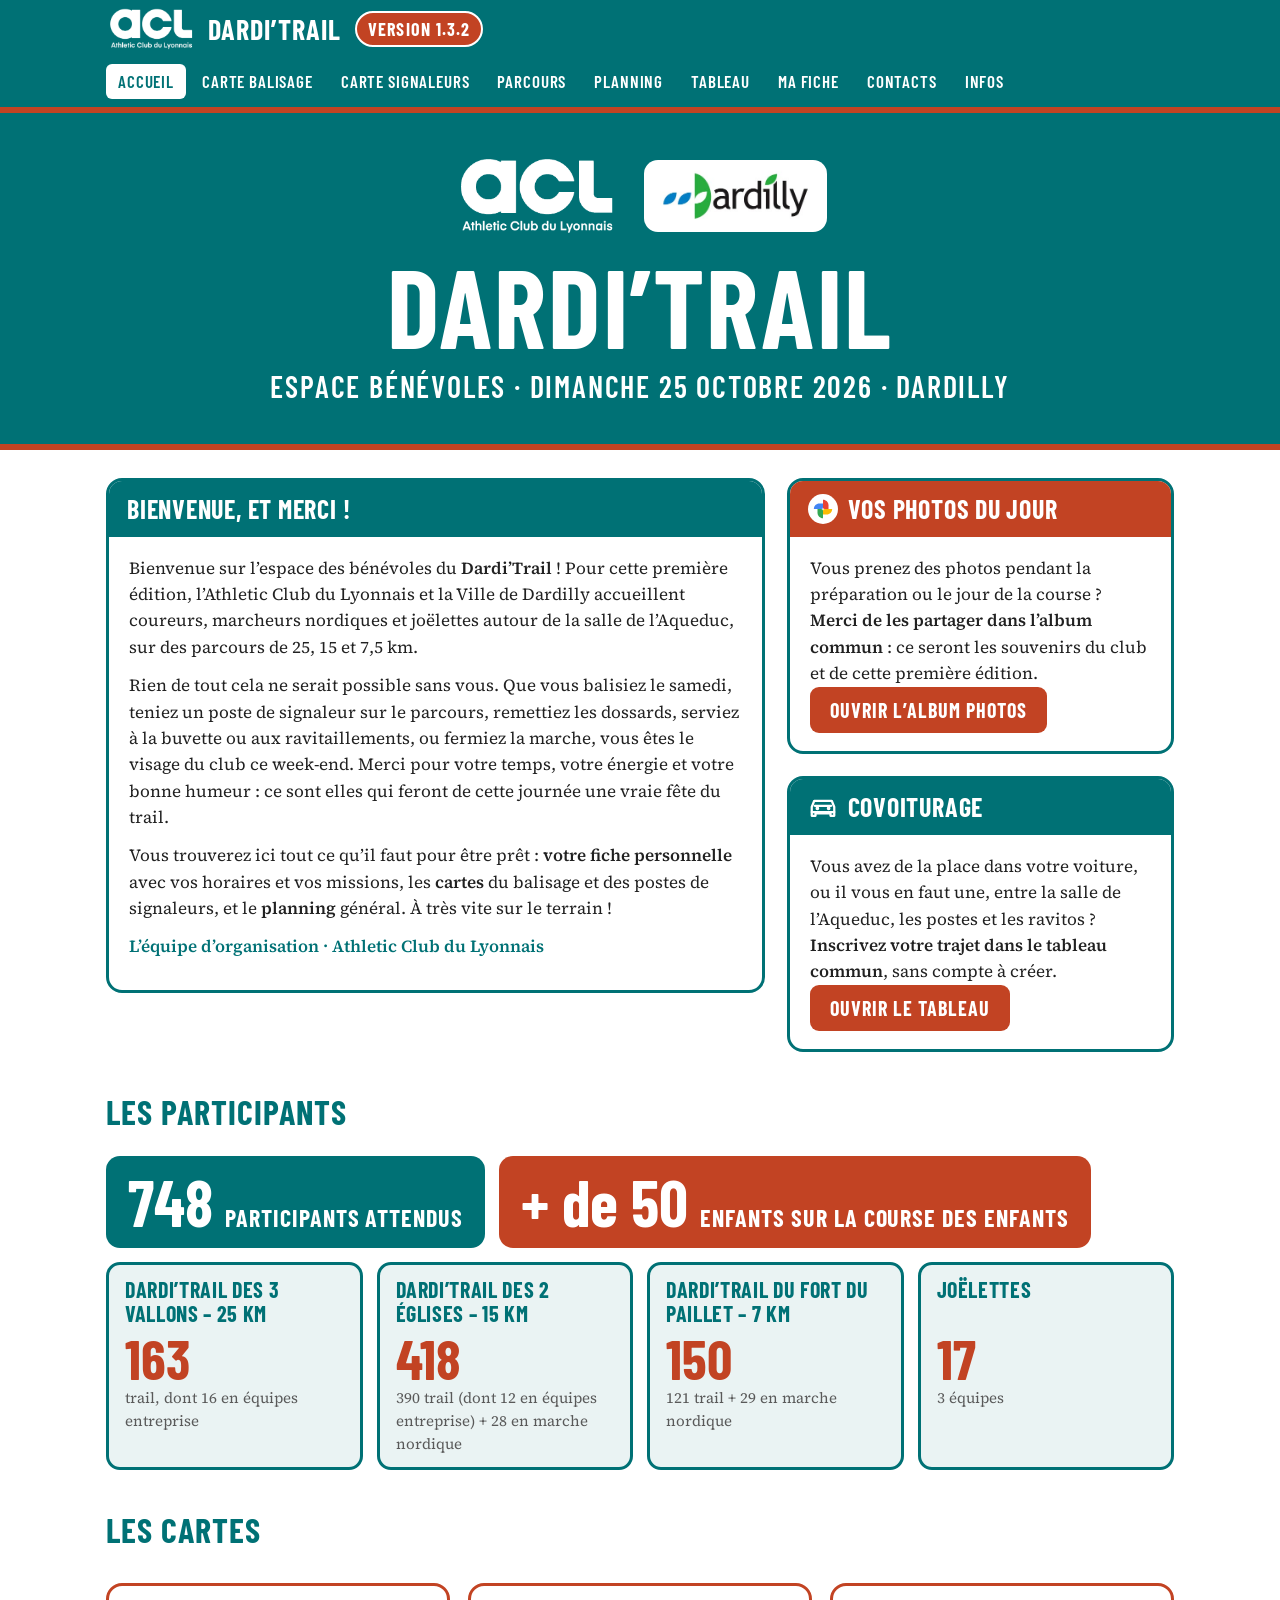
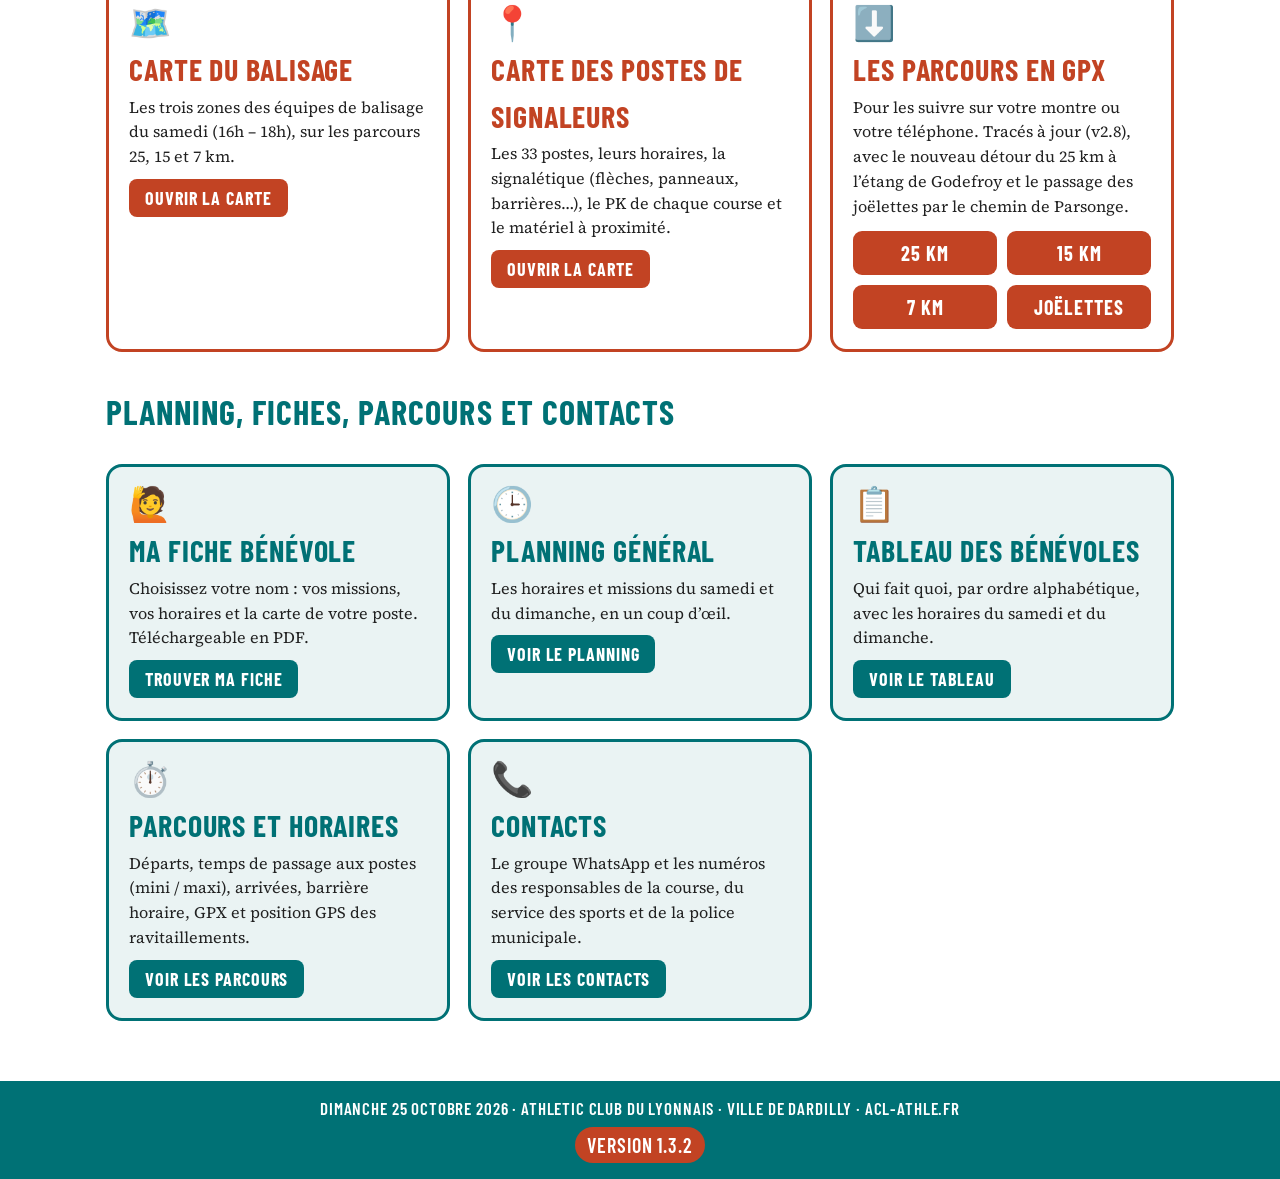
<file: index.html>
<!doctype html><html lang="fr"><head><meta charset="utf-8"><meta name="viewport" content="width=device-width,initial-scale=1">
<title>Dardi’Trail 2026 · Espace bénévoles</title><meta name="description" content="Espace bénévoles du Dardi'Trail, dimanche 25 octobre 2026 à Dardilly : cartes, planning et fiches personnelles.">
<link rel="preload" href="assets/fonts/barlow-condensed-latin-700-normal.woff2" as="font" type="font/woff2" crossorigin>
<link rel="stylesheet" href="assets/style.css"></head><body>
<header class="top"><div class="in"><img class="acl" src="assets/acl-logo-blanc.png" alt="Athletic Club du Lyonnais"><a class="brand" href="index.html">DARDI’TRAIL</a><span class="ver">Version 1.3.2</span><nav class="menu" aria-label="Menu principal"><a href="index.html" aria-current=page>Accueil</a><a href="20261025_carte_balisage_darditrail.html" target=_blank rel=noopener>Carte balisage</a><a href="20261025_carte_postes_signaleurs_darditrail.html" target=_blank rel=noopener>Carte signaleurs</a><a href="parcours.html">Parcours</a><a href="planning.html">Planning</a><a href="tableau_benevoles.html">Tableau</a><a href="fiches_benevoles.html">Ma fiche</a><a href="contacts.html">Contacts</a><a href="infos.html">Infos</a></nav></div></header>
<section class="hero"><div class="logos"><img class="acl" src="assets/acl-logo-blanc.png" alt="Athletic Club du Lyonnais"><div class="badge"><img src="assets/dardilly.png" alt="Ville de Dardilly"></div></div>
<h1>DARDI’TRAIL</h1><p class="sub">Espace bénévoles · Dimanche 25 octobre 2026 · Dardilly</p></section><main class="wrap">
<div class="top2">
<section class="card welcome"><h2>Bienvenue, et merci !</h2><div class="b">
<p>Bienvenue sur l’espace des bénévoles du <b>Dardi’Trail</b> ! Pour cette première édition, l’Athletic Club du Lyonnais et la Ville de Dardilly accueillent coureurs, marcheurs nordiques et joëlettes autour de la salle de l’Aqueduc, sur des parcours de 25, 15 et 7,5 km.</p>
<p>Rien de tout cela ne serait possible sans vous. Que vous balisiez le samedi, teniez un poste de signaleur sur le parcours, remettiez les dossards, serviez à la buvette ou aux ravitaillements, ou fermiez la marche, vous êtes le visage du club ce week-end. Merci pour votre temps, votre énergie et votre bonne humeur : ce sont elles qui feront de cette journée une vraie fête du trail.</p>
<p>Vous trouverez ici tout ce qu’il faut pour être prêt : <b>votre fiche personnelle</b> avec vos horaires et vos missions, les <b>cartes</b> du balisage et des postes de signaleurs, et le <b>planning</b> général. À très vite sur le terrain !</p>
<p class="sign">L’équipe d’organisation · Athletic Club du Lyonnais</p></div></section>
<div class="side"><aside class="card photos"><h2><svg class="ico" viewBox="0 0 24 24" aria-hidden="true"><path d="M12 2c3.3 0 6 2.7 6 6v4h-4a2 2 0 0 1-2-2z" fill="#ea4335"/><path d="M22 12c0 3.3-2.7 6-6 6h-4v-4a2 2 0 0 1 2-2z" fill="#fbbc04"/><path d="M12 22c-3.3 0-6-2.7-6-6v-4h4a2 2 0 0 1 2 2z" fill="#34a853"/><path d="M2 12c0-3.3 2.7-6 6-6h4v4a2 2 0 0 1-2 2z" fill="#4285f4"/></svg>Vos photos du jour</h2><div class="b"><p>Vous prenez des photos pendant la préparation ou le jour de la course ? <b>Merci de les partager dans l’album commun</b> : ce seront les souvenirs du club et de cette première édition.</p><p><a class="btn" href="https://photos.app.goo.gl/Xwdbb5TFzZVptkjB7" target="_blank" rel="noopener">Ouvrir l’album photos</a></p></div></aside><aside class="card covoit"><h2><svg class="ico" viewBox="0 0 24 24" aria-hidden="true" fill="none" stroke="#fff" stroke-width="1.8" stroke-linecap="round" stroke-linejoin="round"><path d="M3 16v-4l2-5h14l2 5v4"/><path d="M3 16h18v3h-3v-2H6v2H3z"/><circle cx="7.5" cy="13" r=".6" fill="#fff"/><circle cx="16.5" cy="13" r=".6" fill="#fff"/><path d="M5.5 11h13"/></svg>Covoiturage</h2><div class="b"><p>Vous avez de la place dans votre voiture, ou il vous en faut une, entre la salle de l’Aqueduc, les postes et les ravitos ? <b>Inscrivez votre trajet dans le tableau commun</b>, sans compte à créer.</p><p><a class="btn" href="https://docs.google.com/spreadsheets/d/1uY3MUvjiNhzalDQC-GEftVwV91fBDQog/edit?usp=sharing&ouid=102981961556256698989&rtpof=true&sd=true" target="_blank" rel="noopener">Ouvrir le tableau</a></p></div></aside></div>
</div>
<h2 class="sec">Les participants</h2><div class="ptt"><div class="tot"><b>748</b><span>participants attendus</span></div><div class="tot enf"><b>+ de 50</b><span>enfants sur la course des enfants</span></div></div><div class="pt"><div><span class="nm">DARDI’TRAIL des 3 Vallons – 25 km</span><b class="n">163</b><small>trail, dont 16 en équipes entreprise</small></div><div><span class="nm">DARDI’TRAIL des 2 Églises – 15 km</span><b class="n">418</b><small>390 trail (dont 12 en équipes entreprise) + 28 en marche nordique</small></div><div><span class="nm">DARDI’TRAIL du Fort du Paillet – 7 km</span><b class="n">150</b><small>121 trail + 29 en marche nordique</small></div><div><span class="nm">Joëlettes</span><b class="n">17</b><small>3 équipes</small></div></div>
<h2 class="sec">Les cartes</h2>
<div class="tiles">
<a class="tile map" href="20261025_carte_balisage_darditrail.html" target="_blank" rel="noopener"><div class="ico">🗺️</div><h3>Carte du balisage</h3><p>Les trois zones des équipes de balisage du samedi (16h – 18h), sur les parcours 25, 15 et 7 km.</p><span class="go">Ouvrir la carte</span></a>
<a class="tile map" href="20261025_carte_postes_signaleurs_darditrail.html" target="_blank" rel="noopener"><div class="ico">📍</div><h3>Carte des postes de signaleurs</h3><p>Les 33 postes, leurs horaires, la signalétique (flèches, panneaux, barrières…), le PK de chaque course et le matériel à proximité.</p><span class="go">Ouvrir la carte</span></a>
<div class="tile gpx"><div class="ico">⬇️</div><h3>Les parcours en GPX</h3><p>Pour les suivre sur votre montre ou votre téléphone. Tracés à jour (v2.8), avec le nouveau détour du 25 km à l’étang de Godefroy et le passage des joëlettes par le chemin de Parsonge.</p>
<div class="gpxl"><a class="btn" href="gpx/DardiTrail_25km_v2.8.gpx" download>25 km</a><a class="btn" href="gpx/DardiTrail_15km_v2.8.gpx" download>15 km</a><a class="btn" href="gpx/DardiTrail_7km_v2.8.gpx" download>7 km</a><a class="btn" href="gpx/DardiTrail_Joelettes_v2.8.gpx" download>Joëlettes</a></div></div></div>
<h2 class="sec">Planning, fiches, parcours et contacts</h2>
<div class="tiles">
<a class="tile" href="fiches_benevoles.html"><div class="ico">🙋</div><h3>Ma fiche bénévole</h3><p>Choisissez votre nom : vos missions, vos horaires et la carte de votre poste. Téléchargeable en PDF.</p><span class="go">Trouver ma fiche</span></a>
<a class="tile" href="planning.html"><div class="ico">🕒</div><h3>Planning général</h3><p>Les horaires et missions du samedi et du dimanche, en un coup d’œil.</p><span class="go">Voir le planning</span></a>
<a class="tile" href="tableau_benevoles.html"><div class="ico">📋</div><h3>Tableau des bénévoles</h3><p>Qui fait quoi, par ordre alphabétique, avec les horaires du samedi et du dimanche.</p><span class="go">Voir le tableau</span></a>
<a class="tile" href="parcours.html"><div class="ico">⏱️</div><h3>Parcours et horaires</h3><p>Départs, temps de passage aux postes (mini / maxi), arrivées, barrière horaire, GPX et position GPS des ravitaillements.</p><span class="go">Voir les parcours</span></a>
<a class="tile" href="contacts.html"><div class="ico">📞</div><h3>Contacts</h3><p>Le groupe WhatsApp et les numéros des responsables de la course, du service des sports et de la police municipale.</p><span class="go">Voir les contacts</span></a></div>
</main>
<footer class="foot">Dimanche 25 octobre 2026 · Athletic Club du Lyonnais · Ville de Dardilly · acl-athle.fr<br><span class="verf">Version 1.3.2</span></footer></body></html>
</file>
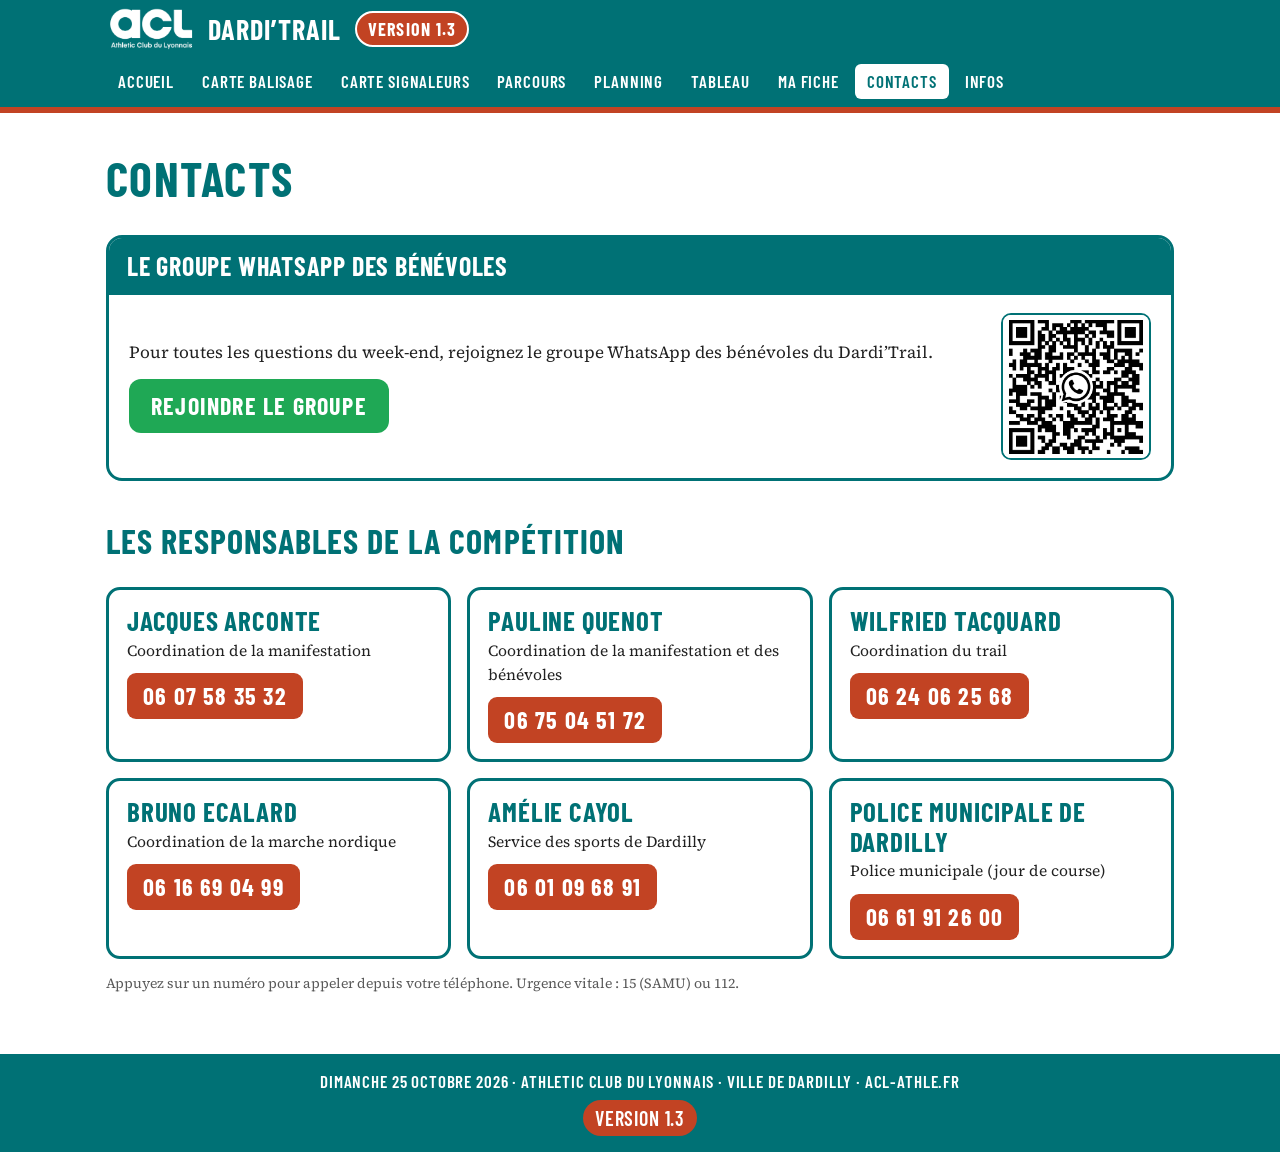
<file: contacts.html>
<!doctype html><html lang="fr"><head><meta charset="utf-8"><meta name="viewport" content="width=device-width,initial-scale=1">
<title>Contacts · Dardi’Trail 2026</title><meta name="description" content="Espace bénévoles du Dardi'Trail, dimanche 25 octobre 2026 à Dardilly : cartes, planning et fiches personnelles.">
<link rel="preload" href="assets/fonts/barlow-condensed-latin-700-normal.woff2" as="font" type="font/woff2" crossorigin>
<link rel="stylesheet" href="assets/style.css"></head><body>
<header class="top"><div class="in"><img class="acl" src="assets/acl-logo-blanc.png" alt="Athletic Club du Lyonnais"><a class="brand" href="index.html">DARDI’TRAIL</a><span class="ver">Version 1.3</span><nav class="menu" aria-label="Menu principal"><a href="index.html">Accueil</a><a href="20261025_carte_balisage_darditrail.html" target=_blank rel=noopener>Carte balisage</a><a href="20261025_carte_postes_signaleurs_darditrail.html" target=_blank rel=noopener>Carte signaleurs</a><a href="parcours.html">Parcours</a><a href="planning.html">Planning</a><a href="tableau_benevoles.html">Tableau</a><a href="fiches_benevoles.html">Ma fiche</a><a href="contacts.html" aria-current=page>Contacts</a><a href="infos.html">Infos</a></nav></div></header>
<main class="wrap"><h1 class="bc" style="font-size:48px;color:var(--teal)">Contacts</h1>
<section class="card" style="margin-top:20px"><h2>Le groupe WhatsApp des bénévoles</h2><div class="b" style="display:flex;gap:22px;flex-wrap:wrap;align-items:center"><div style="flex:1;min-width:240px"><p>Pour toutes les questions du week-end, rejoignez le groupe WhatsApp des bénévoles du Dardi’Trail.</p><p style="margin-top:14px"><a class="wab" href="https://chat.whatsapp.com/IZoAekxyNYq4psLeRlF8E3" target="_blank" rel="noopener">Rejoindre le groupe</a></p></div><img src="assets/qr_whatsapp.png" alt="QR code du groupe WhatsApp" style="width:150px;border-radius:10px;border:2px solid var(--teal)"></div></section>
<h2 class="sec" style="margin-top:34px">Les responsables de la compétition</h2>
<div class="ct"><div class="c"><h3>Jacques ARCONTE</h3><p>Coordination de la manifestation</p><a class="tel" href="tel:+33607583532">06 07 58 35 32</a></div><div class="c"><h3>Pauline QUENOT</h3><p>Coordination de la manifestation et des bénévoles</p><a class="tel" href="tel:+33675045172">06 75 04 51 72</a></div><div class="c"><h3>Wilfried TACQUARD</h3><p>Coordination du trail</p><a class="tel" href="tel:+33624062568">06 24 06 25 68</a></div><div class="c"><h3>Bruno ECALARD</h3><p>Coordination de la marche nordique</p><a class="tel" href="tel:+33616690499">06 16 69 04 99</a></div><div class="c"><h3>Amélie CAYOL</h3><p>Service des sports de Dardilly</p><a class="tel" href="tel:+33601096891">06 01 09 68 91</a></div><div class="c"><h3>Police municipale de Dardilly</h3><p>Police municipale (jour de course)</p><a class="tel" href="tel:+33661912600">06 61 91 26 00</a></div></div>
<p class="note">Appuyez sur un numéro pour appeler depuis votre téléphone. Urgence vitale : 15 (SAMU) ou 112.</p>
</main>
<footer class="foot">Dimanche 25 octobre 2026 · Athletic Club du Lyonnais · Ville de Dardilly · acl-athle.fr<br><span class="verf">Version 1.3</span></footer></body></html>
</file>
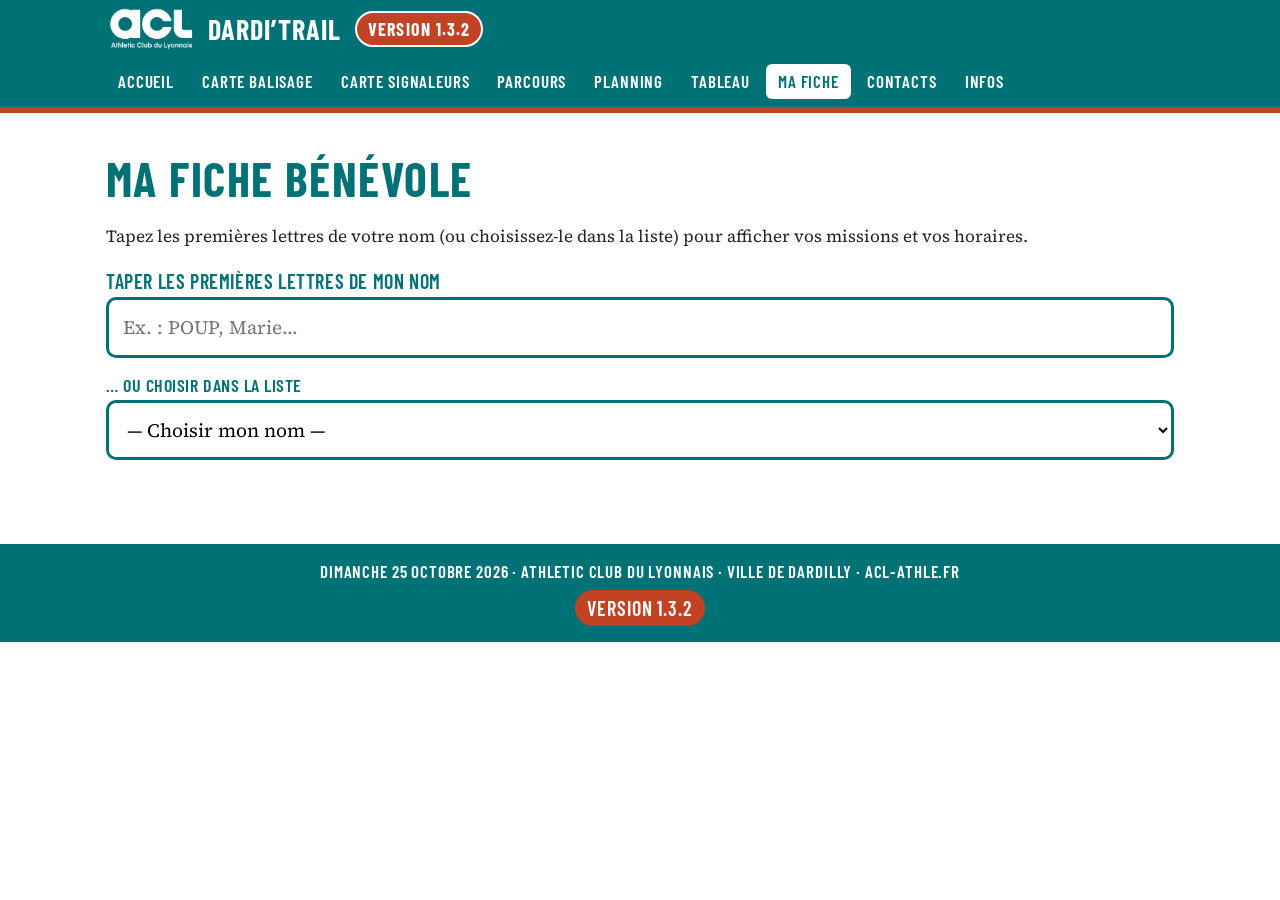
<file: fiches_benevoles.html>
<!doctype html><html lang="fr"><head><meta charset="utf-8"><meta name="viewport" content="width=device-width,initial-scale=1">
<title>Ma fiche bénévole · Dardi’Trail 2026</title><meta name="description" content="Espace bénévoles du Dardi'Trail, dimanche 25 octobre 2026 à Dardilly : cartes, planning et fiches personnelles.">
<link rel="preload" href="assets/fonts/barlow-condensed-latin-700-normal.woff2" as="font" type="font/woff2" crossorigin>
<link rel="stylesheet" href="assets/style.css"></head><body>
<header class="top"><div class="in"><img class="acl" src="assets/acl-logo-blanc.png" alt="Athletic Club du Lyonnais"><a class="brand" href="index.html">DARDI’TRAIL</a><span class="ver">Version 1.3.2</span><nav class="menu" aria-label="Menu principal"><a href="index.html">Accueil</a><a href="20261025_carte_balisage_darditrail.html" target=_blank rel=noopener>Carte balisage</a><a href="20261025_carte_postes_signaleurs_darditrail.html" target=_blank rel=noopener>Carte signaleurs</a><a href="parcours.html">Parcours</a><a href="planning.html">Planning</a><a href="tableau_benevoles.html">Tableau</a><a href="fiches_benevoles.html" aria-current=page>Ma fiche</a><a href="contacts.html">Contacts</a><a href="infos.html">Infos</a></nav></div></header>
<main class="wrap"><h1 class="bc" style="font-size:48px;color:var(--teal)">Ma fiche bénévole</h1>
<p style="margin:8px 0 16px">Tapez les premières lettres de votre nom (ou choisissez-le dans la liste) pour afficher vos missions et vos horaires.</p>
<label for="q" class="bc" style="font-size:20px;color:var(--teal)">Taper les premières lettres de mon nom</label>
<input id="q" class="search" type="search" placeholder="Ex. : POUP, Marie…" autocomplete="off" autocapitalize="off" spellcheck="false" enterkeyhint="search">
<ul id="res" class="res" role="listbox" aria-label="Résultats"></ul>
<label for="sel" class="bc" style="font-size:18px;color:var(--teal);display:block;margin-top:14px">… ou choisir dans la liste</label>
<select id="sel" class="sel"><option value="">— Choisir mon nom —</option></select>
<div id="out" style="margin-top:24px"></div></main>
<footer class="foot">Dimanche 25 octobre 2026 · Athletic Club du Lyonnais · Ville de Dardilly · acl-athle.fr<br><span class="verf">Version 1.3.2</span></footer><script>
const esc=s=>String(s).replace(/[&<>"]/g,c=>({"&":"&amp;","<":"&lt;",">":"&gt;",'"':"&quot;"}[c]));
const sel=document.getElementById("sel"),out=document.getElementById("out"),q=document.getElementById("q"),res=document.getElementById("res");let D=[];
const fold=t=>t.normalize("NFD").replace(/[̀-ͯ]/g,"").toLowerCase();
function tl(a){return a.map(x=>`<div class="tl"><div class="t">${esc(x.t||x.start)}</div><div><b>${esc(x.title)}</b><p>${esc(x.detail||"")}${x.end?`<br><span style="color:#595959">Fin prévue : ${esc(x.end)}</span>`:""}</p></div></div>`).join("")}
function card(c){const r=[["En place",`<b>${esc(c.enp)}</b> · libération vers <b>${esc(c.lib)}</b>`],["PK",`${String(c.pk).replace(".",",")} km (sur le ${c.pkc} km)`],["Courses",c.courses.map(x=>x+" km").join(" · ")]];
 if(c.avec.length)r.push(["Avec",c.avec.map(esc).join(" · ")]);if(c.materiel.length)r.push(["Matériel",c.materiel.map(esc).join(" · ")]);
 return `<div class="pc"><img src="assets/${c.map}" alt="Carte du poste ${c.id}" loading="lazy"><div class="b"><div class="h"><span class="pn">${c.id}</span><b class="bc" style="font-size:20px">${esc(c.titre)}</b></div>${c.danger?'<span class="tag red" style="margin:0 6px 6px 0">Poste dangereux</span>':""}${c.pm?'<span class="tag" style="margin:0 0 6px">Police municipale prévue</span>':""}${r.map(x=>`<div class="ir"><span>${x[0]}</span><div>${x[1]}</div></div>`).join("")}</div></div>`}
function show(slug){const d=D.find(x=>x.slug===slug);if(!d){out.innerHTML="";return}
 let h=`<div class="card"><h2>${esc(d.name)}</h2><div class="b"><p class="noprint"><a class="btn" href="fiches_benevoles/${d.file}" download>Télécharger ma fiche (PDF)</a> <button class="btn alt" onclick="window.print()">Imprimer</button></p></div></div>`;
 if(d.sat.length)h+=`<section class="card" style="margin-top:20px"><h2>Samedi 24 octobre · préparation</h2><div class="b"><p class="bc" style="color:var(--orange);font-size:20px;font-weight:700">RDV 15h30 · salle de l’Aqueduc, Dardilly</p>${tl(d.sat)}</div></section>`;
 h+=`<section class="card" style="margin-top:20px"><h2>Dimanche 25 octobre · jour de course</h2><div class="b">${d.sun.length?tl(d.sun):"<p>Pas de mission prévue le dimanche.</p>"}</div></section>`;
 if(d.cards.length)h+=`<h2 class="sec">${d.cards.length>1?"Mes postes":"Mon poste"}</h2><div class="pcards">${d.cards.map(card).join("")}</div>`;
out.innerHTML=h}
D=[{"name":"ARCONTE Jacques","slug":"ARCONTE_Jacques","file":"ACL_DardiTrail_Fiche_ARCONTE_Jacques.pdf","sat":[{"start":"15:30","end":"18:00","title":"Fiches postes","detail":"Impression et mise en pochette des fiches postes (vignettes) pour les signaleurs","confirm":false}],"sun":[{"t":"07:30","title":"Rendez-vous","detail":"Mobile : Aqueduc, postes signaleurs P0 à P28, ravitos"},{"t":"07:45","title":"Référent organisation – poste volant (tout le parcours)","detail":"Retour Aqueduc : coordination du démontage et du rangement"},{"t":"14:30","title":"Fin de mission","detail":"Merci !"}],"cards":[]},{"name":"ATTAR FOUCHER Nathan","slug":"ATTAR_FOUCHER_Nathan","file":"ACL_DardiTrail_Fiche_ATTAR_FOUCHER_Nathan.pdf","sat":[],"sun":[{"t":"07:45","title":"Rendez-vous","detail":"Salle de l'Aqueduc"},{"t":"08:00","title":"Consigne des sacs dès 08:00, puis aide accueil / podium (aucun permis requis)","detail":"Rangement salle · peut aussi servir à la buvette (sans alcool)"},{"t":"13:30","title":"Fin de mission","detail":"Merci !"}],"cards":[]},{"name":"BARROT Benoit","slug":"BARROT_Benoit","file":"ACL_DardiTrail_Fiche_BARROT_Benoit.pdf","sat":[],"sun":[{"t":"08:00","title":"Rendez-vous et briefing signaleurs","detail":"Salle de l'Aqueduc, avec la police municipale. Départ ensuite vers le poste."},{"t":"09:30","title":"Prise de poste P14","detail":"Traversée de route + orientation coureurs"},{"t":"12:00","title":"Libération du poste P14","detail":"Quand le fermeur (dernier coureur) est passé. Retour à l'Aqueduc pour le rangement."}],"cards":[{"id":"P14","titre":"Traversée de route + orientation coureurs","danger":false,"pm":false,"enp":"09:30","lib":"12:00","pk":11.3,"pkc":"25","courses":["25","7"],"avec":["RIZQUI Marwa","FORTUNÉ Sébastien"],"materiel":["2× Panneau Bifurcation 3"],"map":"postes/P14.jpg"}]},{"name":"BIELINSKI Julien","slug":"BIELINSKI_Julien","file":"ACL_DardiTrail_Fiche_BIELINSKI_Julien.pdf","sat":[],"sun":[{"t":"08:00","title":"Rendez-vous et briefing signaleurs","detail":"Salle de l'Aqueduc, avec la police municipale. Départ ensuite vers le poste."},{"t":"09:17","title":"Prise de poste P10","detail":"Traversée de route dangereuse (poste dangereux)"},{"t":"11:04","title":"Libération du poste P10","detail":"Quand le fermeur (dernier coureur) est passé. Retour à l'Aqueduc pour le rangement."}],"cards":[{"id":"P10","titre":"Traversée de route dangereuse","danger":true,"pm":true,"enp":"09:17","lib":"11:04","pk":8.07,"pkc":"25","courses":["25","15","7"],"avec":["OGOR Iris","TOUREZ Sylvenne"],"materiel":["2× PANNEAU DE SIGNALISATION AVEC AFFICHAGE"],"map":"postes/P10.jpg"}]},{"name":"BOURAS Ines","slug":"BOURAS_Ines","file":"ACL_DardiTrail_Fiche_BOURAS_Ines.pdf","sat":[],"sun":[{"t":"08:00","title":"Rendez-vous et briefing signaleurs","detail":"Salle de l'Aqueduc, avec la police municipale. Départ ensuite vers le poste."},{"t":"08:55","title":"Prise de poste P2","detail":"Traversée de la route sur passage piétons"},{"t":"09:41","title":"Libération du poste P2","detail":"Quand le fermeur (dernier coureur) est passé. Rejoindre ensuite le P22 pour 10:16."},{"t":"10:16","title":"Prise de poste P22","detail":"Gestion de la circulation et des traversées"},{"t":"13:38","title":"Libération du poste P22","detail":"Quand le fermeur (dernier coureur) est passé. Retour à l'Aqueduc pour le rangement."}],"cards":[{"id":"P2","titre":"Traversée de la route sur passage piétons","danger":false,"pm":false,"enp":"08:55","lib":"09:41","pk":2.69,"pkc":"25","courses":["25"],"avec":["Accompagnant(e) de BOURAS Ines (à nommer)"],"materiel":[],"map":"postes/P2.jpg"},{"id":"P22","titre":"Gestion de la circulation et des traversées","danger":false,"pm":false,"enp":"10:16","lib":"13:38","pk":22.55,"pkc":"25","courses":["25","15"],"avec":["Accompagnant(e) de BOURAS Ines (à nommer)","DUMONT Geoffroy"],"materiel":["AFFICHE SUR POTEAU"],"map":"postes/P22.jpg"}]},{"name":"CARRUZZO Guillaume","slug":"CARRUZZO_Guillaume","file":"ACL_DardiTrail_Fiche_CARRUZZO_Guillaume.pdf","sat":[{"start":"15:30","end":"18:00","title":"Médailles enfants et buvette","detail":"Confection des médailles enfants + préparation de la buvette (RECAP)","confirm":false}],"sun":[],"cards":[]},{"name":"CATRY Clément","slug":"CATRY_Clement","file":"ACL_DardiTrail_Fiche_CATRY_Clement.pdf","sat":[{"start":"16:00","end":"18:00","title":"Balisage 2","detail":"Départ de l'Aqueduc à 16:00. Balisage (rubalise, flèches, panneaux) : 25 km du PK 10,4 au ravito (km 16) + 15 km du km 5,5 au km 7 (bifurcation chemin du pont, jonction à La Beffe) + 7/15 km du km 0 au km 0,6 (jonction avec le 25 km) + 7 km retour arrivée (km 6,5 à 7)","confirm":false}],"sun":[],"cards":[]},{"name":"CHALET Adrien","slug":"CHALET_Adrien","file":"ACL_DardiTrail_Fiche_CHALET_Adrien.pdf","sat":[{"start":"16:00","end":"18:00","title":"Balisage 1","detail":"Départ de l'Aqueduc à 16:00. Balisage (rubalise, flèches, panneaux) : 25 km du PK 0 au PK 10,4 (jonction tous parcours après le fort) + 100 m du parcours 7/15 km au fort + variante joëlettes (chemin de Parsonge)","confirm":false}],"sun":[],"cards":[]},{"name":"CHARENTUS Alix","slug":"CHARENTUS_Alix","file":"ACL_DardiTrail_Fiche_CHARENTUS_Alix.pdf","sat":[],"sun":[{"t":"08:00","title":"Rendez-vous et briefing signaleurs","detail":"Salle de l'Aqueduc, avec la police municipale. Départ ensuite vers le poste."},{"t":"09:40","title":"Prise de poste P16","detail":"Route très dangereuse (poste dangereux)"},{"t":"11:52","title":"Libération du poste P16","detail":"Quand le fermeur (dernier coureur) est passé. Retour à l'Aqueduc pour le rangement."}],"cards":[{"id":"P16","titre":"Route très dangereuse","danger":true,"pm":true,"enp":"09:40","lib":"11:52","pk":13.71,"pkc":"25","courses":["25"],"avec":["WINLING Alix"],"materiel":["2× PANNEAU DE SIGNALISATION AVEC AFFICHAGE","Signalisation à 100 m"],"map":"postes/P16.jpg"}]},{"name":"CHEVALIER Marie-Christine","slug":"CHEVALIER_Marie-Christine","file":"ACL_DardiTrail_Fiche_CHEVALIER_Marie-Christine.pdf","sat":[{"start":"16:00","end":"18:00","title":"Retrait des dossards","detail":"Tenue de la permanence de retrait des dossards, salle de l'Aqueduc","confirm":false}],"sun":[],"cards":[]},{"name":"CHOU Albane","slug":"CHOU_Albane","file":"ACL_DardiTrail_Fiche_CHOU_Albane.pdf","sat":[],"sun":[{"t":"07:30","title":"Rendez-vous","detail":"Salle de l'Aqueduc"},{"t":"07:45","title":"Dossards (retrait), puis accueil / podium","detail":""},{"t":"10:00","title":"Accueil","detail":""},{"t":"11:30","title":"Préparation podium (lots)","detail":""},{"t":"12:00","title":"Podiums","detail":""},{"t":"13:30","title":"Fin de mission","detail":"Merci !"}],"cards":[]},{"name":"COBB Yveline","slug":"COBB_Yveline","file":"ACL_DardiTrail_Fiche_COBB_Yveline.pdf","sat":[],"sun":[{"t":"08:00","title":"Rendez-vous et briefing signaleurs","detail":"Salle de l'Aqueduc, avec la police municipale. Départ ensuite vers le poste."},{"t":"09:32","title":"Prise de poste P4","detail":"7 km et 15 km : Traversée de route (2 personnes)"},{"t":"10:19","title":"Libération du poste P4","detail":"Quand le fermeur (dernier coureur) est passé. Retour à l'Aqueduc pour le rangement."}],"cards":[{"id":"P4","titre":"7 km et 15 km : Traversée de route (2 personnes)","danger":false,"pm":false,"enp":"09:32","lib":"10:19","pk":2.91,"pkc":"25","courses":["25","15","7"],"avec":["PERNET Thibault","JACQUENET David"],"materiel":["Flèche à droite","Flèche à gauche"],"map":"postes/P4.jpg"}]},{"name":"COLOMBO Michel","slug":"COLOMBO_Michel","file":"ACL_DardiTrail_Fiche_COLOMBO_Michel.pdf","sat":[{"start":"15:30","end":"18:30","title":"Packs ravito et livraison à La Beffe","detail":"Préparation des packs ravitos ; tri / stockage des vivres ; chargement du kangoo pour La Beffe","confirm":false}],"sun":[{"t":"08:00","title":"Rendez-vous et briefing signaleurs","detail":"Salle de l'Aqueduc, avec la police municipale. Départ ensuite vers le poste."},{"t":"09:54","title":"Prise de poste P25","detail":"Jonction chemin de Traîne-Cul / chemin de la Brochetière"},{"t":"11:12","title":"Libération du poste P25","detail":"Quand le fermeur (dernier coureur) est passé. Retour à l'Aqueduc pour le rangement."}],"cards":[{"id":"P25","titre":"Jonction chemin de Traîne-Cul / chemin de la Brochetière","danger":false,"pm":false,"enp":"09:54","lib":"11:12","pk":6.43,"pkc":"15","courses":["15"],"avec":["TOURRUCOU Eric"],"materiel":[],"map":"postes/P25.jpg"}]},{"name":"CROZIER Alexis","slug":"CROZIER_Alexis","file":"ACL_DardiTrail_Fiche_CROZIER_Alexis.pdf","sat":[{"start":"16:00","end":"18:00","title":"Balisage 1","detail":"Départ de l'Aqueduc à 16:00. Balisage (rubalise, flèches, panneaux) : 25 km du PK 0 au PK 10,4 (jonction tous parcours après le fort) + 100 m du parcours 7/15 km au fort + variante joëlettes (chemin de Parsonge)","confirm":false}],"sun":[],"cards":[]},{"name":"DA ROCHA Manon","slug":"DA_ROCHA_Manon","file":"ACL_DardiTrail_Fiche_DA_ROCHA_Manon.pdf","sat":[{"start":"15:30","end":"18:00","title":"Salle de l'Aqueduc – installation","detail":"Affichages, tables de retrait des dossards par course, consigne des sacs, zone cadeaux","confirm":false}],"sun":[{"t":"07:45","title":"Retrait des dossards (renfort)","detail":"Salle de l'Aqueduc : aide au retrait des dossards avant la prise de poste."},{"t":"08:50","title":"Prise de poste P1","detail":"Traversée de route sur passage piétons"},{"t":"09:27","title":"Libération du poste P1","detail":"Quand le fermeur (dernier coureur) est passé. Rejoindre ensuite le P23 pour 10:18."},{"t":"10:18","title":"Prise de poste P23","detail":"Traversée de route dangereuse (poste dangereux)"},{"t":"13:43","title":"Libération du poste P23","detail":"Quand le fermeur (dernier coureur) est passé. Retour à l'Aqueduc pour le rangement."}],"cards":[{"id":"P1","titre":"Traversée de route sur passage piétons","danger":false,"pm":false,"enp":"08:50","lib":"09:27","pk":1.6,"pkc":"25","courses":["25"],"avec":["LAMBLIN Jules"],"materiel":["Flèche à droite","Cônes de chantier"],"map":"postes/P1.jpg"},{"id":"P23","titre":"Traversée de route dangereuse","danger":true,"pm":false,"enp":"10:18","lib":"13:43","pk":22.97,"pkc":"25","courses":["25","15"],"avec":["LAMBLIN Jules"],"materiel":["2× PANNEAU SIGNALISATION AVEC AFFICHAGE"],"map":"postes/P23.jpg"}]},{"name":"DEVEVEY Delphine","slug":"DEVEVEY_Delphine","file":"ACL_DardiTrail_Fiche_DEVEVEY_Delphine.pdf","sat":[],"sun":[{"t":"09:30","title":"Rendez-vous","detail":"Salle de l'Aqueduc"},{"t":"10:00","title":"Ravitaillement d'arrivée (avec DEVEVEY Fabrice et DUCLOS Anne-Sophie)","detail":""},{"t":"14:30","title":"Rangement salle","detail":"jusqu'à 15:30"}],"cards":[]},{"name":"DEVEVEY Fabrice","slug":"DEVEVEY_Fabrice","file":"ACL_DardiTrail_Fiche_DEVEVEY_Fabrice.pdf","sat":[],"sun":[{"t":"09:30","title":"Rendez-vous","detail":"Salle de l'Aqueduc"},{"t":"10:00","title":"Ravitaillement d'arrivée (avec DEVEVEY Delphine et DUCLOS Anne-Sophie)","detail":""},{"t":"14:30","title":"Rangement salle","detail":"jusqu'à 15:30"}],"cards":[]},{"name":"DI DONATO Philippe","slug":"DI_DONATO_Philippe","file":"ACL_DardiTrail_Fiche_DI_DONATO_Philippe.pdf","sat":[],"sun":[{"t":"07:45","title":"Retrait des dossards (renfort)","detail":"Salle de l'Aqueduc : aide au retrait des dossards avant la prise de poste."},{"t":"10:23","title":"Prise de poste P26","detail":"Traversée de route sur le passage piétons"},{"t":"13:58","title":"Libération du poste P26","detail":"Quand le fermeur (dernier coureur) est passé. Retour à l'Aqueduc pour le rangement."}],"cards":[{"id":"P26","titre":"Traversée de route sur le passage piétons","danger":false,"pm":false,"enp":"10:23","lib":"13:58","pk":24.19,"pkc":"25","courses":["25","15"],"avec":["MOUDEKE-LOTTIN Betty","PERRIAT CANIZAREZ Malory"],"materiel":["2× ","Flèche à gauche","2× Barrières","AGENT SPORT"],"map":"postes/P26.jpg"}]},{"name":"DUCLOS Anne-Sophie","slug":"DUCLOS_Anne-Sophie","file":"ACL_DardiTrail_Fiche_DUCLOS_Anne-Sophie.pdf","sat":[{"start":"16:30","end":"18:30","title":"Packs ravito et livraison à La Beffe","detail":"Préparation des packs ravitos ; tri / stockage des vivres ; chargement du kangoo pour La Beffe","confirm":false}],"sun":[{"t":"07:30","title":"Rendez-vous","detail":"Salle de l'Aqueduc"},{"t":"07:45","title":"Dossards (retrait) jusqu'à 10:00, puis ravitaillement d'arrivée","detail":""},{"t":"10:00","title":"Ravito d'arrivée (salle)","detail":""},{"t":"14:30","title":"Rangement salle","detail":"jusqu'à 15:30"}],"cards":[]},{"name":"DUMONT Geoffroy","slug":"DUMONT_Geoffroy","file":"ACL_DardiTrail_Fiche_DUMONT_Geoffroy.pdf","sat":[],"sun":[{"t":"08:00","title":"Rendez-vous et briefing signaleurs","detail":"Salle de l'Aqueduc, avec la police municipale. Départ ensuite vers le poste."},{"t":"08:47","title":"Prise de poste P0","detail":"Sécurisation du départ du 25 km"},{"t":"09:16","title":"Libération du poste P0","detail":"Quand le fermeur (dernier coureur) est passé. Rejoindre ensuite le P22 pour 10:16."},{"t":"10:16","title":"Prise de poste P22","detail":"Gestion de la circulation et des traversées"},{"t":"13:38","title":"Libération du poste P22","detail":"Quand le fermeur (dernier coureur) est passé. Retour à l'Aqueduc pour le rangement."}],"cards":[{"id":"P0","titre":"Sécurisation du départ du 25 km","danger":false,"pm":false,"enp":"08:47","lib":"09:16","pk":0.51,"pkc":"25","courses":["25"],"avec":[],"materiel":["Flèche à gauche","Barrières"],"map":"postes/P0.jpg"},{"id":"P22","titre":"Gestion de la circulation et des traversées","danger":false,"pm":false,"enp":"10:16","lib":"13:38","pk":22.55,"pkc":"25","courses":["25","15"],"avec":["BOURAS Ines","Accompagnant(e) de BOURAS Ines (à nommer)"],"materiel":["AFFICHE SUR POTEAU"],"map":"postes/P22.jpg"}]},{"name":"ECALARD Bruno","slug":"ECALARD_Bruno","file":"ACL_DardiTrail_Fiche_ECALARD_Bruno.pdf","sat":[],"sun":[{"t":"08:30","title":"Rendez-vous","detail":"Aqueduc"},{"t":"08:45","title":"Initiation et encadrement des marches nordiques (7 km 10:10 / 15 km 09:55)","detail":"Marche nordique 15 km"},{"t":"11:30","title":"Fin de mission","detail":"Merci !"}],"cards":[]},{"name":"ECHALIER Céline","slug":"ECHALIER_Celine","file":"ACL_DardiTrail_Fiche_ECHALIER_Celine.pdf","sat":[],"sun":[{"t":"08:45","title":"Rendez-vous","detail":"La Beffe (ravito)"},{"t":"09:30","title":"Ravitaillement La Beffe (15 km ~km 8 / 25 km ~km 16)","detail":"Rangement du ravito puis retour Aqueduc (rangement)"},{"t":"12:30","title":"Fin de mission","detail":"Merci !"}],"cards":[]},{"name":"EHRHARDT Léo","slug":"EHRHARDT_Leo","file":"ACL_DardiTrail_Fiche_EHRHARDT_Leo.pdf","sat":[],"sun":[{"t":"08:00","title":"Rendez-vous et briefing signaleurs","detail":"Salle de l'Aqueduc, avec la police municipale. Départ ensuite vers le poste."},{"t":"10:00","title":"Prise de poste P18","detail":"Gestion du trafic en alternance et entre les passages de coureurs."},{"t":"12:52","title":"Libération du poste P18","detail":"Quand le fermeur (dernier coureur) est passé. Retour à l'Aqueduc pour le rangement."}],"cards":[{"id":"P18","titre":"Gestion du trafic en alternance et entre les passages de coureurs.","danger":false,"pm":false,"enp":"10:00","lib":"12:52","pk":18.67,"pkc":"25","courses":["25","15"],"avec":["GAYDON Sara"],"materiel":["PANNEAU DE SIGNALISATION AVEC AFFICHAGE","","2× barrières","15 BARRIÈRES"],"map":"postes/P18.jpg"}]},{"name":"FORTUNÉ Sébastien","slug":"FORTUNE_Sebastien","file":"ACL_DardiTrail_Fiche_FORTUNE_Sebastien.pdf","sat":[],"sun":[{"t":"08:00","title":"Rendez-vous et briefing signaleurs","detail":"Salle de l'Aqueduc, avec la police municipale. Départ ensuite vers le poste."},{"t":"09:30","title":"Prise de poste P14","detail":"Traversée de route + orientation coureurs"},{"t":"12:00","title":"Libération du poste P14","detail":"Quand le fermeur (dernier coureur) est passé. Retour à l'Aqueduc pour le rangement."}],"cards":[{"id":"P14","titre":"Traversée de route + orientation coureurs","danger":false,"pm":false,"enp":"09:30","lib":"12:00","pk":11.3,"pkc":"25","courses":["25","7"],"avec":["RIZQUI Marwa","BARROT Benoit"],"materiel":["2× Panneau Bifurcation 3"],"map":"postes/P14.jpg"}]},{"name":"GANGL Monika","slug":"GANGL_Monika","file":"ACL_DardiTrail_Fiche_GANGL_Monika.pdf","sat":[],"sun":[{"t":"08:00","title":"Rendez-vous","detail":"Départ Aqueduc puis ravito La Beffe"},{"t":"08:50","title":"Fermeuse VTT 25 km – groupe 1 (départ à 09:00 avec les derniers, jusqu'au ravito de La Beffe, barrière horaire 12:00)","detail":"Lève les postes signaleurs et débalise au fur et à mesure (attention aux portions communes : être la dernière)"},{"t":"12:00","title":"Fin de mission","detail":"Merci !"}],"cards":[]},{"name":"GARNIER Léa","slug":"GARNIER_Lea","file":"ACL_DardiTrail_Fiche_GARNIER_Lea.pdf","sat":[],"sun":[{"t":"08:00","title":"Rendez-vous et briefing signaleurs","detail":"Salle de l'Aqueduc, avec la police municipale. Départ ensuite vers le poste."},{"t":"09:54","title":"Prise de poste P12","detail":"Traversée de route au carrefour."},{"t":"11:12","title":"Libération du poste P12","detail":"Quand le fermeur (dernier coureur) est passé. Retour à l'Aqueduc pour le rangement."}],"cards":[{"id":"P12","titre":"Traversée de route au carrefour.","danger":false,"pm":false,"enp":"09:54","lib":"11:12","pk":6.46,"pkc":"15","courses":["15"],"avec":["TACQUARD Aude"],"materiel":["2× PANNEAU DE SIGNALISATION AVEC AFFICHAGE"],"map":"postes/P12.jpg"}]},{"name":"GAYDAMOUR Delphine","slug":"GAYDAMOUR_Delphine","file":"ACL_DardiTrail_Fiche_GAYDAMOUR_Delphine.pdf","sat":[],"sun":[{"t":"07:30","title":"Rendez-vous","detail":"Salle de l'Aqueduc"},{"t":"07:30","title":"Accueil et consigne des sacs (07:30-10:00)","detail":""},{"t":"08:00","title":"Consigne des sacs avec HAMEL, PANAYE et ATTAR FOUCHER","detail":""},{"t":"10:00","title":"Fin de mission","detail":"Merci !"}],"cards":[]},{"name":"GAYDON Sara","slug":"GAYDON_Sara","file":"ACL_DardiTrail_Fiche_GAYDON_Sara.pdf","sat":[{"start":"15:30","end":"17:30","title":"Médailles enfants et buvette","detail":"Confection des médailles enfants + préparation de la buvette (RECAP)","confirm":false}],"sun":[{"t":"08:00","title":"Rendez-vous et briefing signaleurs","detail":"Salle de l'Aqueduc, avec la police municipale. Départ ensuite vers le poste."},{"t":"10:00","title":"Prise de poste P18","detail":"Gestion du trafic en alternance et entre les passages de coureurs."},{"t":"12:52","title":"Libération du poste P18","detail":"Quand le fermeur (dernier coureur) est passé. Retour à l'Aqueduc pour le rangement."}],"cards":[{"id":"P18","titre":"Gestion du trafic en alternance et entre les passages de coureurs.","danger":false,"pm":false,"enp":"10:00","lib":"12:52","pk":18.67,"pkc":"25","courses":["25","15"],"avec":["EHRHARDT Léo"],"materiel":["PANNEAU DE SIGNALISATION AVEC AFFICHAGE","","2× barrières","15 BARRIÈRES"],"map":"postes/P18.jpg"}]},{"name":"GUILBERT Delphine","slug":"GUILBERT_Delphine","file":"ACL_DardiTrail_Fiche_GUILBERT_Delphine.pdf","sat":[],"sun":[{"t":"07:45","title":"Retrait des dossards (renfort)","detail":"Salle de l'Aqueduc : aide au retrait des dossards avant la prise de poste."},{"t":"09:30","title":"Prise de poste P3","detail":"3 personnes / 1 à chaque barrière"},{"t":"10:11","title":"Libération du poste P3","detail":"Quand le fermeur (dernier coureur) est passé. Rejoindre ensuite le P24 pour 10:21."},{"t":"10:21","title":"Prise de poste P24","detail":"Traversée de route"},{"t":"13:53","title":"Libération du poste P24","detail":"Quand le fermeur (dernier coureur) est passé. Retour à l'Aqueduc pour le rangement."}],"cards":[{"id":"P3","titre":"3 personnes / 1 à chaque barrière","danger":false,"pm":false,"enp":"09:30","lib":"10:11","pk":0.09,"pkc":"25","courses":["25","15","7"],"avec":["Accompagnant(e) de GUILBERT Delphine (à nommer)","POUPARD Stéphane"],"materiel":["5× Barrières"],"map":"postes/P3.jpg"},{"id":"P24","titre":"Traversée de route","danger":false,"pm":false,"enp":"10:21","lib":"13:53","pk":23.79,"pkc":"25","courses":["25","15"],"avec":["Accompagnant(e) de GUILBERT Delphine (à nommer)"],"materiel":["2× PANNEAU SIGNALISATION AVEC AFFICHAGE",""],"map":"postes/P24.jpg"}]},{"name":"HAMEL Esther","slug":"HAMEL_Esther","file":"ACL_DardiTrail_Fiche_HAMEL_Esther.pdf","sat":[],"sun":[{"t":"07:45","title":"Rendez-vous","detail":"Salle de l'Aqueduc"},{"t":"08:00","title":"Consigne des sacs dès 08:00, puis buvette dès 10:00","detail":"Ouverture de la buvette, équipe complète dès 10:00"},{"t":"10:00","title":"Buvette avec LEKPA Anjali, TESSIER Serge, SESTIER Ludivine et TANIC Dominique","detail":""},{"t":"14:30","title":"Rangement salle","detail":"jusqu'à 15:30"}],"cards":[]},{"name":"ISSARTIAL Noémie","slug":"ISSARTIAL_Noemie","file":"ACL_DardiTrail_Fiche_ISSARTIAL_Noemie.pdf","sat":[],"sun":[{"t":"08:00","title":"Rendez-vous et briefing signaleurs","detail":"Salle de l'Aqueduc, avec la police municipale. Départ ensuite vers le poste."},{"t":"09:35","title":"Prise de poste P15","detail":"Traversée de route dangereuse sur le passage piétons (poste dangereux)"},{"t":"11:40","title":"Libération du poste P15","detail":"Quand le fermeur (dernier coureur) est passé. Retour à l'Aqueduc pour le rangement."}],"cards":[{"id":"P15","titre":"Traversée de route dangereuse sur le passage piétons","danger":true,"pm":false,"enp":"09:35","lib":"11:40","pk":12.5,"pkc":"25","courses":["25"],"avec":["RUET Thierry"],"materiel":["PANNEAU DE SIGNALISATION AVEC AFFICHAGE",""],"map":"postes/P15.jpg"}]},{"name":"JACQUENET David","slug":"JACQUENET_David","file":"ACL_DardiTrail_Fiche_JACQUENET_David.pdf","sat":[],"sun":[{"t":"08:00","title":"Rendez-vous et briefing signaleurs","detail":"Salle de l'Aqueduc, avec la police municipale. Départ ensuite vers le poste."},{"t":"09:32","title":"Prise de poste P4","detail":"7 km et 15 km : Traversée de route (2 personnes)"},{"t":"10:19","title":"Libération du poste P4","detail":"Quand le fermeur (dernier coureur) est passé. Retour à l'Aqueduc pour le rangement."}],"cards":[{"id":"P4","titre":"7 km et 15 km : Traversée de route (2 personnes)","danger":false,"pm":false,"enp":"09:32","lib":"10:19","pk":2.91,"pkc":"25","courses":["25","15","7"],"avec":["PERNET Thibault","COBB Yveline"],"materiel":["Flèche à droite","Flèche à gauche"],"map":"postes/P4.jpg"}]},{"name":"KANA Marouane","slug":"KANA_Marouane","file":"ACL_DardiTrail_Fiche_KANA_Marouane.pdf","sat":[],"sun":[{"t":"08:00","title":"Rendez-vous et briefing signaleurs","detail":"Salle de l'Aqueduc, avec la police municipale. Départ ensuite vers le poste."},{"t":"09:56","title":"Prise de poste P17","detail":"Orientation des coureurs."},{"t":"12:49","title":"Libération du poste P17","detail":"Quand le fermeur (dernier coureur) est passé. Retour à l'Aqueduc pour le rangement."}],"cards":[{"id":"P17","titre":"Orientation des coureurs.","danger":false,"pm":false,"enp":"09:56","lib":"12:49","pk":17.62,"pkc":"25","courses":["25","15"],"avec":["LAMBOLEZ Patricia"],"materiel":["PANNEAU DE SIGNALISATION AVEC AFFICHAGE"],"map":"postes/P17.jpg"}]},{"name":"KENOUCHE Aissa","slug":"KENOUCHE_Aissa","file":"ACL_DardiTrail_Fiche_KENOUCHE_Aissa.pdf","sat":[{"start":"15:30","end":"18:30","title":"Packs ravito et livraison à La Beffe","detail":"Préparation des packs ravitos ; tri / stockage des vivres ; chargement du kangoo pour La Beffe","confirm":false}],"sun":[{"t":"08:00","title":"Rendez-vous et briefing signaleurs","detail":"Salle de l'Aqueduc, avec la police municipale. Départ ensuite vers le poste."},{"t":"10:03","title":"Prise de poste P19","detail":"Route très dangereuse (poste dangereux)"},{"t":"13:00","title":"Libération du poste P19","detail":"Quand le fermeur (dernier coureur) est passé. Retour à l'Aqueduc pour le rangement."}],"cards":[{"id":"P19","titre":"Route très dangereuse","danger":true,"pm":true,"enp":"10:03","lib":"13:00","pk":19.36,"pkc":"25","courses":["25","15"],"avec":["PASSELAIGUE Julien"],"materiel":[""],"map":"postes/P19.jpg"}]},{"name":"LAMBLIN Jules","slug":"LAMBLIN_Jules","file":"ACL_DardiTrail_Fiche_LAMBLIN_Jules.pdf","sat":[],"sun":[{"t":"08:00","title":"Rendez-vous et briefing signaleurs","detail":"Salle de l'Aqueduc, avec la police municipale. Départ ensuite vers le poste."},{"t":"08:50","title":"Prise de poste P1","detail":"Traversée de route sur passage piétons"},{"t":"09:27","title":"Libération du poste P1","detail":"Quand le fermeur (dernier coureur) est passé. Rejoindre ensuite le P23 pour 10:18."},{"t":"10:18","title":"Prise de poste P23","detail":"Traversée de route dangereuse (poste dangereux)"},{"t":"13:43","title":"Libération du poste P23","detail":"Quand le fermeur (dernier coureur) est passé. Retour à l'Aqueduc pour le rangement."}],"cards":[{"id":"P1","titre":"Traversée de route sur passage piétons","danger":false,"pm":false,"enp":"08:50","lib":"09:27","pk":1.6,"pkc":"25","courses":["25"],"avec":["DA ROCHA Manon"],"materiel":["Flèche à droite","Cônes de chantier"],"map":"postes/P1.jpg"},{"id":"P23","titre":"Traversée de route dangereuse","danger":true,"pm":false,"enp":"10:18","lib":"13:43","pk":22.97,"pkc":"25","courses":["25","15"],"avec":["DA ROCHA Manon"],"materiel":["2× PANNEAU SIGNALISATION AVEC AFFICHAGE"],"map":"postes/P23.jpg"}]},{"name":"LAMBOLEZ Patricia","slug":"LAMBOLEZ_Patricia","file":"ACL_DardiTrail_Fiche_LAMBOLEZ_Patricia.pdf","sat":[],"sun":[{"t":"08:00","title":"Rendez-vous et briefing signaleurs","detail":"Salle de l'Aqueduc, avec la police municipale. Départ ensuite vers le poste."},{"t":"09:56","title":"Prise de poste P17","detail":"Orientation des coureurs."},{"t":"12:49","title":"Libération du poste P17","detail":"Quand le fermeur (dernier coureur) est passé. Retour à l'Aqueduc pour le rangement."}],"cards":[{"id":"P17","titre":"Orientation des coureurs.","danger":false,"pm":false,"enp":"09:56","lib":"12:49","pk":17.62,"pkc":"25","courses":["25","15"],"avec":["KANA Marouane"],"materiel":["PANNEAU DE SIGNALISATION AVEC AFFICHAGE"],"map":"postes/P17.jpg"}]},{"name":"LAMY Grégory","slug":"LAMY_Gregory","file":"ACL_DardiTrail_Fiche_LAMY_Gregory.pdf","sat":[],"sun":[{"t":"07:30","title":"Rendez-vous","detail":"Salle de l'Aqueduc"},{"t":"07:30","title":"Accueil et consigne des sacs dès 07:30, puis ravito d'arrivée dès 10:00","detail":""},{"t":"08:00","title":"Consigne des sacs avec HAMEL, PANAYE et ATTAR FOUCHER","detail":""},{"t":"10:00","title":"Ravito d'arrivée avec DUCLOS, DEVEVEY Delphine et Fabrice","detail":""},{"t":"14:30","title":"Rangement salle","detail":"jusqu'à 15:30"}],"cards":[]},{"name":"LAUNAY Alexandre","slug":"LAUNAY_Alexandre","file":"ACL_DardiTrail_Fiche_LAUNAY_Alexandre.pdf","sat":[{"start":"16:00","end":"18:00","title":"Balisage 3","detail":"Départ de l'Aqueduc à 16:00. Balisage (rubalise, flèches, panneaux) : du ravito (km 16) à la fin du 25 km + morceau de bifurcation du 15 km (km 12 à 13)","confirm":false}],"sun":[],"cards":[]},{"name":"LE PAGE Célia","slug":"LE_PAGE_Celia","file":"ACL_DardiTrail_Fiche_LE_PAGE_Celia.pdf","sat":[],"sun":[{"t":"08:45","title":"Rendez-vous","detail":"La Beffe (ravito)"},{"t":"09:30","title":"Ravitaillement La Beffe (15 km ~km 8 / 25 km ~km 16)","detail":"Rangement du ravito puis retour Aqueduc (rangement)"},{"t":"12:30","title":"Fin de mission","detail":"Merci !"}],"cards":[]},{"name":"LEDIG Jean-Baptiste","slug":"LEDIG_Jean-Baptiste","file":"ACL_DardiTrail_Fiche_LEDIG_Jean-Baptiste.pdf","sat":[],"sun":[{"t":"08:00","title":"Rendez-vous et briefing signaleurs","detail":"Salle de l'Aqueduc, avec la police municipale. Départ ensuite vers le poste."},{"t":"09:04","title":"Prise de poste P8","detail":"Gestion de la bifurcation - Orientation coureurs"},{"t":"10:55","title":"Libération du poste P8","detail":"Quand le fermeur (dernier coureur) est passé. Retour à l'Aqueduc pour le rangement."}],"cards":[{"id":"P8","titre":"Gestion de la bifurcation - Orientation coureurs","danger":false,"pm":false,"enp":"09:04","lib":"10:55","pk":4.98,"pkc":"25","courses":["25","15","7"],"avec":[],"materiel":["Signalement Jonction 1","Panneau bifurcation 1","cônes de chantier"],"map":"postes/P8.jpg"}]},{"name":"LEKPA Anjali","slug":"LEKPA_Anjali","file":"ACL_DardiTrail_Fiche_LEKPA_Anjali.pdf","sat":[],"sun":[{"t":"07:30","title":"Rendez-vous","detail":"Salle de l'Aqueduc"},{"t":"07:45","title":"Dossards (retrait), puis consigne des sacs, puis buvette dès 10:00","detail":"Ouverture de la buvette, équipe complète dès 10:00"},{"t":"08:00","title":"Consigne des sacs","detail":""},{"t":"10:00","title":"Buvette avec HAMEL Esther, TESSIER Serge, SESTIER Ludivine et TANIC Dominique","detail":""},{"t":"14:30","title":"Rangement salle","detail":"jusqu'à 15:30"}],"cards":[]},{"name":"MANARD Philippe","slug":"MANARD_Philippe","file":"ACL_DardiTrail_Fiche_MANARD_Philippe.pdf","sat":[],"sun":[{"t":"07:30","title":"Rendez-vous","detail":"Salle de l'Aqueduc"},{"t":"07:30","title":"Accueil et consigne des sacs dès 07:30, puis ravito d'arrivée dès 10:00","detail":""},{"t":"08:00","title":"Consigne des sacs avec HAMEL, PANAYE et ATTAR FOUCHER","detail":""},{"t":"10:00","title":"Ravito d'arrivée avec DUCLOS, DEVEVEY Delphine et Fabrice","detail":""},{"t":"14:30","title":"Rangement salle","detail":"jusqu'à 15:30"}],"cards":[]},{"name":"MARY Eloé","slug":"MARY_Eloe","file":"ACL_DardiTrail_Fiche_MARY_Eloe.pdf","sat":[{"start":"16:00","end":"18:00","title":"Retrait des dossards","detail":"Tenue de la permanence de retrait des dossards, salle de l'Aqueduc","confirm":false}],"sun":[],"cards":[]},{"name":"MASSE Dominique","slug":"MASSE_Dominique","file":"ACL_DardiTrail_Fiche_MASSE_Dominique.pdf","sat":[{"start":"16:00","end":"18:00","title":"Retrait des dossards","detail":"Tenue de la permanence de retrait des dossards, salle de l'Aqueduc","confirm":false}],"sun":[{"t":"08:00","title":"Rendez-vous et briefing signaleurs","detail":"Salle de l'Aqueduc, avec la police municipale. Départ ensuite vers le poste."},{"t":"09:01","title":"Prise de poste P6","detail":"Traversée de route dangereuse (poste dangereux)"},{"t":"10:41","title":"Libération du poste P6","detail":"Quand le fermeur (dernier coureur) est passé. Retour à l'Aqueduc pour le rangement."}],"cards":[{"id":"P6","titre":"Traversée de route dangereuse","danger":true,"pm":false,"enp":"09:01","lib":"10:41","pk":4.17,"pkc":"25","courses":["25","15","7"],"avec":["PERRIN Thomas"],"materiel":["2× PANNEAU DE SIGNALISATION AVEC AFFICHAGE","3 barrières"],"map":"postes/P6.jpg"}]},{"name":"MICHEL Antoine","slug":"MICHEL_Antoine","file":"ACL_DardiTrail_Fiche_MICHEL_Antoine.pdf","sat":[{"start":"15:30","end":"18:30","title":"Packs ravito et livraison à La Beffe","detail":"Préparation des packs ravitos ; tri / stockage des vivres ; chargement du kangoo pour La Beffe","confirm":false}],"sun":[{"t":"08:45","title":"Rendez-vous","detail":"La Beffe (ravito)"},{"t":"09:30","title":"Ravitaillement La Beffe – CHEF DE RAVITO (15 km ~km 8 / 25 km ~km 16)","detail":"Rangement du ravito puis retour Aqueduc (rangement)"},{"t":"12:30","title":"Fin de mission","detail":"Merci !"}],"cards":[]},{"name":"MIGNE Fanny","slug":"MIGNE_Fanny","file":"ACL_DardiTrail_Fiche_MIGNE_Fanny.pdf","sat":[{"start":"15:30","end":"18:30","title":"Packs ravito et livraison à La Beffe","detail":"Préparation des packs ravitos ; tri / stockage des vivres ; chargement du kangoo pour La Beffe","confirm":false}],"sun":[{"t":"07:30","title":"Rendez-vous","detail":"Aqueduc (dossards) puis La Beffe (ravito)"},{"t":"07:45","title":"Dossards (retrait) puis ravitaillement La Beffe (15 km ~km 8 / 25 km ~km 16)","detail":"Dossards jusqu'à 08:45 (remplace Denis Crozier), navette vers La Beffe · rangement du ravito puis retour Aqueduc"},{"t":"12:30","title":"Fin de mission","detail":"Merci !"}],"cards":[]},{"name":"MONCHALIN Camille","slug":"MONCHALIN_Camille","file":"ACL_DardiTrail_Fiche_MONCHALIN_Camille.pdf","sat":[],"sun":[{"t":"07:45","title":"Retrait des dossards (renfort)","detail":"Salle de l'Aqueduc : aide au retrait des dossards avant la prise de poste."},{"t":"10:07","title":"Prise de poste P20","detail":"Gestion de la bifurcation"},{"t":"13:11","title":"Libération du poste P20","detail":"Quand le fermeur (dernier coureur) est passé. Retour à l'Aqueduc pour le rangement."}],"cards":[{"id":"P20","titre":"Gestion de la bifurcation","danger":false,"pm":false,"enp":"10:07","lib":"13:11","pk":20.27,"pkc":"25","courses":["25","15"],"avec":[],"materiel":["Panneau Bifurcation 4"],"map":"postes/P20.jpg"}]},{"name":"MORGHESE Jean-Pierre","slug":"MORGHESE_Jean-Pierre","file":"ACL_DardiTrail_Fiche_MORGHESE_Jean-Pierre.pdf","sat":[],"sun":[{"t":"08:00","title":"Rendez-vous et briefing signaleurs","detail":"Salle de l'Aqueduc, avec la police municipale. Départ ensuite vers le poste."},{"t":"10:25","title":"Prise de poste P31","detail":"Traversée de route sur le passage piétons (Verdun / Grégoire)"},{"t":"14:04","title":"Libération du poste P31","detail":"Quand le fermeur (dernier coureur) est passé. Retour à l'Aqueduc pour le rangement."}],"cards":[{"id":"P31","titre":"Traversée de route sur le passage piétons (Verdun / Grégoire)","danger":false,"pm":false,"enp":"10:25","lib":"14:04","pk":24.56,"pkc":"25","courses":["25","15"],"avec":[],"materiel":["2× PARCOURS ENFANT","cônes de chantier"],"map":"postes/P31.jpg"}]},{"name":"MOUDEKE-LOTTIN Betty","slug":"MOUDEKE-LOTTIN_Betty","file":"ACL_DardiTrail_Fiche_MOUDEKE-LOTTIN_Betty.pdf","sat":[],"sun":[{"t":"07:45","title":"Retrait des dossards (renfort)","detail":"Salle de l'Aqueduc : aide au retrait des dossards avant la prise de poste."},{"t":"10:23","title":"Prise de poste P26","detail":"Traversée de route sur le passage piétons"},{"t":"13:58","title":"Libération du poste P26","detail":"Quand le fermeur (dernier coureur) est passé. Retour à l'Aqueduc pour le rangement."}],"cards":[{"id":"P26","titre":"Traversée de route sur le passage piétons","danger":false,"pm":false,"enp":"10:23","lib":"13:58","pk":24.19,"pkc":"25","courses":["25","15"],"avec":["DI DONATO Philippe","PERRIAT CANIZAREZ Malory"],"materiel":["2× ","Flèche à gauche","2× Barrières","AGENT SPORT"],"map":"postes/P26.jpg"}]},{"name":"NLAKU KOMBO Shirel","slug":"NLAKU_KOMBO_Shirel","file":"ACL_DardiTrail_Fiche_NLAKU_KOMBO_Shirel.pdf","sat":[{"start":"15:30","end":"18:00","title":"Salle de l'Aqueduc – installation","detail":"Affichages, tables de retrait des dossards par course, consigne des sacs, zone cadeaux","confirm":false}],"sun":[{"t":"08:00","title":"Rendez-vous et briefing signaleurs","detail":"Salle de l'Aqueduc, avec la police municipale. Départ ensuite vers le poste."},{"t":"10:10","title":"Prise de poste P21","detail":"1 signaleur optionnel"},{"t":"13:19","title":"Libération du poste P21","detail":"Quand le fermeur (dernier coureur) est passé. Retour à l'Aqueduc pour le rangement."}],"cards":[{"id":"P21","titre":"1 signaleur optionnel","danger":false,"pm":false,"enp":"10:10","lib":"13:19","pk":20.89,"pkc":"25","courses":["25"],"avec":[],"materiel":["Flèche à gauche + 2 croix sur chemin à ne pas prendre"],"map":"postes/P21.jpg"}]},{"name":"OGOR Iris","slug":"OGOR_Iris","file":"ACL_DardiTrail_Fiche_OGOR_Iris.pdf","sat":[],"sun":[{"t":"08:00","title":"Rendez-vous et briefing signaleurs","detail":"Salle de l'Aqueduc, avec la police municipale. Départ ensuite vers le poste."},{"t":"09:17","title":"Prise de poste P10","detail":"Traversée de route dangereuse (poste dangereux)"},{"t":"11:04","title":"Libération du poste P10","detail":"Quand le fermeur (dernier coureur) est passé. Retour à l'Aqueduc pour le rangement."}],"cards":[{"id":"P10","titre":"Traversée de route dangereuse","danger":true,"pm":true,"enp":"09:17","lib":"11:04","pk":8.07,"pkc":"25","courses":["25","15","7"],"avec":["BIELINSKI Julien","TOUREZ Sylvenne"],"materiel":["2× PANNEAU DE SIGNALISATION AVEC AFFICHAGE"],"map":"postes/P10.jpg"}]},{"name":"OUSTRY Thibaut","slug":"OUSTRY_Thibaut","file":"ACL_DardiTrail_Fiche_OUSTRY_Thibaut.pdf","sat":[],"sun":[{"t":"08:45","title":"Rendez-vous","detail":"La Beffe (ravito)"},{"t":"09:30","title":"Ravitaillement La Beffe (15 km ~km 8 / 25 km ~km 16)","detail":"Rangement du ravito puis retour Aqueduc (rangement)"},{"t":"12:30","title":"Fin de mission","detail":"Merci !"}],"cards":[]},{"name":"OZEIR Fatima","slug":"OZEIR_Fatima","file":"ACL_DardiTrail_Fiche_OZEIR_Fatima.pdf","sat":[{"start":"15:30","end":"18:30","title":"Packs ravito et livraison à La Beffe","detail":"Préparation des packs ravitos ; tri / stockage des vivres ; chargement du kangoo pour La Beffe ; conduit le kangoo (joker véhicule : courses et matériel)","confirm":false}],"sun":[{"t":"07:30","title":"Rendez-vous","detail":"Mobile : Aqueduc, La Beffe, postes signaleurs"},{"t":"08:00","title":"Joker – véhicule de courses : amène matériel, vivres et dépannage","detail":"Retour du véhicule à l'Aqueduc, aide au rangement"},{"t":"14:30","title":"Fin de mission","detail":"Merci !"}],"cards":[]},{"name":"PANAYE Axel","slug":"PANAYE_Axel","file":"ACL_DardiTrail_Fiche_PANAYE_Axel.pdf","sat":[],"sun":[{"t":"07:45","title":"Rendez-vous","detail":"Salle de l'Aqueduc"},{"t":"08:00","title":"Consigne des sacs dès 08:00, puis distribution des médailles à l'arrivée (jeune de 16 ans)","detail":"Médailles à l'arrivée · rangement salle"},{"t":"13:30","title":"Fin de mission","detail":"Merci !"}],"cards":[]},{"name":"PASSELAIGUE Julien","slug":"PASSELAIGUE_Julien","file":"ACL_DardiTrail_Fiche_PASSELAIGUE_Julien.pdf","sat":[{"start":"15:30","end":"18:00","title":"Médailles enfants et buvette","detail":"Confection des médailles enfants + préparation de la buvette (RECAP)","confirm":false}],"sun":[{"t":"08:00","title":"Rendez-vous et briefing signaleurs","detail":"Salle de l'Aqueduc, avec la police municipale. Départ ensuite vers le poste."},{"t":"10:03","title":"Prise de poste P19","detail":"Route très dangereuse (poste dangereux)"},{"t":"13:00","title":"Libération du poste P19","detail":"Quand le fermeur (dernier coureur) est passé. Retour à l'Aqueduc pour le rangement."}],"cards":[{"id":"P19","titre":"Route très dangereuse","danger":true,"pm":true,"enp":"10:03","lib":"13:00","pk":19.36,"pkc":"25","courses":["25","15"],"avec":["KENOUCHE Aissa"],"materiel":[""],"map":"postes/P19.jpg"}]},{"name":"PERNET Eloïse","slug":"PERNET_Eloise","file":"ACL_DardiTrail_Fiche_PERNET_Eloise.pdf","sat":[],"sun":[{"t":"08:00","title":"Rendez-vous et briefing signaleurs","detail":"Salle de l'Aqueduc, avec la police municipale. Départ ensuite vers le poste."},{"t":"08:59","title":"Prise de poste P5","detail":"Traversée de la route"},{"t":"10:31","title":"Libération du poste P5","detail":"Quand le fermeur (dernier coureur) est passé. Retour à l'Aqueduc pour le rangement."}],"cards":[{"id":"P5","titre":"Traversée de la route","danger":false,"pm":false,"enp":"08:59","lib":"10:31","pk":3.59,"pkc":"25","courses":["25","15","7"],"avec":["PERNET Mathilde"],"materiel":["2× PANNEAU SIGNALISATION AVEC AFFICHAGE","2× Flèche à DROITE"],"map":"postes/P5.jpg"}]},{"name":"PERNET Mathilde","slug":"PERNET_Mathilde","file":"ACL_DardiTrail_Fiche_PERNET_Mathilde.pdf","sat":[],"sun":[{"t":"08:00","title":"Rendez-vous et briefing signaleurs","detail":"Salle de l'Aqueduc, avec la police municipale. Départ ensuite vers le poste."},{"t":"08:59","title":"Prise de poste P5","detail":"Traversée de la route"},{"t":"10:31","title":"Libération du poste P5","detail":"Quand le fermeur (dernier coureur) est passé. Retour à l'Aqueduc pour le rangement."}],"cards":[{"id":"P5","titre":"Traversée de la route","danger":false,"pm":false,"enp":"08:59","lib":"10:31","pk":3.59,"pkc":"25","courses":["25","15","7"],"avec":["PERNET Eloïse"],"materiel":["2× PANNEAU SIGNALISATION AVEC AFFICHAGE","2× Flèche à DROITE"],"map":"postes/P5.jpg"}]},{"name":"PERNET Thibault","slug":"PERNET_Thibault","file":"ACL_DardiTrail_Fiche_PERNET_Thibault.pdf","sat":[],"sun":[{"t":"08:00","title":"Rendez-vous et briefing signaleurs","detail":"Salle de l'Aqueduc, avec la police municipale. Départ ensuite vers le poste."},{"t":"09:32","title":"Prise de poste P4","detail":"7 km et 15 km : Traversée de route (2 personnes)"},{"t":"10:19","title":"Libération du poste P4","detail":"Quand le fermeur (dernier coureur) est passé. Retour à l'Aqueduc pour le rangement."}],"cards":[{"id":"P4","titre":"7 km et 15 km : Traversée de route (2 personnes)","danger":false,"pm":false,"enp":"09:32","lib":"10:19","pk":2.91,"pkc":"25","courses":["25","15","7"],"avec":["JACQUENET David","COBB Yveline"],"materiel":["Flèche à droite","Flèche à gauche"],"map":"postes/P4.jpg"}]},{"name":"PERRIAT CANIZAREZ Malory","slug":"PERRIAT_CANIZAREZ_Malory","file":"ACL_DardiTrail_Fiche_PERRIAT_CANIZAREZ_Malory.pdf","sat":[],"sun":[{"t":"08:00","title":"Rendez-vous et briefing signaleurs","detail":"Salle de l'Aqueduc, avec la police municipale. Départ ensuite vers le poste."},{"t":"10:23","title":"Prise de poste P26","detail":"Traversée de route sur le passage piétons"},{"t":"13:58","title":"Libération du poste P26","detail":"Quand le fermeur (dernier coureur) est passé. Retour à l'Aqueduc pour le rangement."}],"cards":[{"id":"P26","titre":"Traversée de route sur le passage piétons","danger":false,"pm":false,"enp":"10:23","lib":"13:58","pk":24.19,"pkc":"25","courses":["25","15"],"avec":["MOUDEKE-LOTTIN Betty","DI DONATO Philippe"],"materiel":["2× ","Flèche à gauche","2× Barrières","AGENT SPORT"],"map":"postes/P26.jpg"}]},{"name":"PERRIN Thomas","slug":"PERRIN_Thomas","file":"ACL_DardiTrail_Fiche_PERRIN_Thomas.pdf","sat":[],"sun":[{"t":"08:00","title":"Rendez-vous et briefing signaleurs","detail":"Salle de l'Aqueduc, avec la police municipale. Départ ensuite vers le poste."},{"t":"09:01","title":"Prise de poste P6","detail":"Traversée de route dangereuse (poste dangereux)"},{"t":"10:41","title":"Libération du poste P6","detail":"Quand le fermeur (dernier coureur) est passé. Retour à l'Aqueduc pour le rangement."}],"cards":[{"id":"P6","titre":"Traversée de route dangereuse","danger":true,"pm":false,"enp":"09:01","lib":"10:41","pk":4.17,"pkc":"25","courses":["25","15","7"],"avec":["MASSE Dominique"],"materiel":["2× PANNEAU DE SIGNALISATION AVEC AFFICHAGE","3 barrières"],"map":"postes/P6.jpg"}]},{"name":"PLUQUET Justine","slug":"PLUQUET_Justine","file":"ACL_DardiTrail_Fiche_PLUQUET_Justine.pdf","sat":[{"start":"16:00","end":"18:00","title":"Balisage 2","detail":"Départ de l'Aqueduc à 16:00. Balisage (rubalise, flèches, panneaux) : 25 km du PK 10,4 au ravito (km 16) + 15 km du km 5,5 au km 7 (bifurcation chemin du pont, jonction à La Beffe) + 7/15 km du km 0 au km 0,6 (jonction avec le 25 km) + 7 km retour arrivée (km 6,5 à 7)","confirm":false}],"sun":[],"cards":[]},{"name":"POUPARD Stéphane","slug":"POUPARD_Stephane","file":"ACL_DardiTrail_Fiche_POUPARD_Stephane.pdf","sat":[{"start":"15:30","end":"18:00","title":"Salle de l'Aqueduc – installation","detail":"Affichages, tables de retrait des dossards par course, consigne des sacs, zone cadeaux","confirm":false}],"sun":[{"t":"07:45","title":"Retrait des dossards (renfort)","detail":"Salle de l'Aqueduc : aide au retrait des dossards avant la prise de poste."},{"t":"09:30","title":"Prise de poste P3","detail":"3 personnes / 1 à chaque barrière"},{"t":"10:11","title":"Libération du poste P3","detail":"Quand le fermeur (dernier coureur) est passé. Rejoindre ensuite le P27 pour 10:24."},{"t":"10:24","title":"Prise de poste P27","detail":"Orientation et circulation"},{"t":"14:02","title":"Libération du poste P27","detail":"Quand le fermeur (dernier coureur) est passé. Retour à l'Aqueduc pour le rangement."}],"cards":[{"id":"P3","titre":"3 personnes / 1 à chaque barrière","danger":false,"pm":false,"enp":"09:30","lib":"10:11","pk":0.09,"pkc":"25","courses":["25","15","7"],"avec":["GUILBERT Delphine","Accompagnant(e) de GUILBERT Delphine (à nommer)"],"materiel":["5× Barrières"],"map":"postes/P3.jpg"},{"id":"P27","titre":"Orientation et circulation","danger":false,"pm":false,"enp":"10:24","lib":"14:02","pk":24.49,"pkc":"25","courses":["25","15"],"avec":["TEIXEIRA-VALPASSOS Christelle"],"materiel":[""],"map":"postes/P27.jpg"}]},{"name":"QUENOT Pauline","slug":"QUENOT_Pauline","file":"ACL_DardiTrail_Fiche_QUENOT_Pauline.pdf","sat":[{"start":"15:30","end":"18:00","title":"Fiches postes","detail":"Impression et mise en pochette des fiches postes (vignettes) pour les signaleurs","confirm":false}],"sun":[{"t":"07:30","title":"Rendez-vous","detail":"Mobile : Aqueduc, postes signaleurs P0 à P28, ravitos"},{"t":"07:45","title":"Référent organisation – poste volant (tout le parcours)","detail":"Retour Aqueduc : coordination du démontage et du rangement"},{"t":"14:30","title":"Fin de mission","detail":"Merci !"}],"cards":[]},{"name":"RAMON Georges","slug":"RAMON_Georges","file":"ACL_DardiTrail_Fiche_RAMON_Georges.pdf","sat":[],"sun":[{"t":"07:30","title":"Rendez-vous","detail":"Salle de l'Aqueduc"},{"t":"07:30","title":"Accueil et consigne des sacs dès 07:30, puis ravito d'arrivée dès 10:00","detail":""},{"t":"08:00","title":"Consigne des sacs avec HAMEL, PANAYE et ATTAR FOUCHER","detail":""},{"t":"10:00","title":"Ravito d'arrivée avec DUCLOS, DEVEVEY Delphine et Fabrice","detail":""},{"t":"14:30","title":"Rangement salle","detail":"jusqu'à 15:30"}],"cards":[]},{"name":"RIZQUI Marwa","slug":"RIZQUI_Marwa","file":"ACL_DardiTrail_Fiche_RIZQUI_Marwa.pdf","sat":[],"sun":[{"t":"08:00","title":"Rendez-vous et briefing signaleurs","detail":"Salle de l'Aqueduc, avec la police municipale. Départ ensuite vers le poste."},{"t":"09:30","title":"Prise de poste P14","detail":"Traversée de route + orientation coureurs"},{"t":"12:00","title":"Libération du poste P14","detail":"Quand le fermeur (dernier coureur) est passé. Retour à l'Aqueduc pour le rangement."}],"cards":[{"id":"P14","titre":"Traversée de route + orientation coureurs","danger":false,"pm":false,"enp":"09:30","lib":"12:00","pk":11.3,"pkc":"25","courses":["25","7"],"avec":["BARROT Benoit","FORTUNÉ Sébastien"],"materiel":["2× Panneau Bifurcation 3"],"map":"postes/P14.jpg"}]},{"name":"ROUCOUX Chloé","slug":"ROUCOUX_Chloe","file":"ACL_DardiTrail_Fiche_ROUCOUX_Chloe.pdf","sat":[],"sun":[{"t":"07:45","title":"Retrait des dossards (renfort)","detail":"Salle de l'Aqueduc : aide au retrait des dossards avant la prise de poste."},{"t":"09:33","title":"Prise de poste P30","detail":"Intersection Bachely / Vallon"},{"t":"11:31","title":"Libération du poste P30","detail":"Quand le fermeur (dernier coureur) est passé. Retour à l'Aqueduc pour le rangement."}],"cards":[{"id":"P30","titre":"Intersection Bachely / Vallon","danger":false,"pm":false,"enp":"09:33","lib":"11:31","pk":11.82,"pkc":"25","courses":["25"],"avec":[],"materiel":[""],"map":"postes/P30.jpg"}]},{"name":"RUET Thierry","slug":"RUET_Thierry","file":"ACL_DardiTrail_Fiche_RUET_Thierry.pdf","sat":[{"start":"16:00","end":"18:00","title":"Balisage 3","detail":"Départ de l'Aqueduc à 16:00. Balisage (rubalise, flèches, panneaux) : du ravito (km 16) à la fin du 25 km + morceau de bifurcation du 15 km (km 12 à 13)","confirm":false}],"sun":[{"t":"08:00","title":"Rendez-vous et briefing signaleurs","detail":"Salle de l'Aqueduc, avec la police municipale. Départ ensuite vers le poste."},{"t":"09:35","title":"Prise de poste P15","detail":"Traversée de route dangereuse sur le passage piétons (poste dangereux)"},{"t":"11:40","title":"Libération du poste P15","detail":"Quand le fermeur (dernier coureur) est passé. Retour à l'Aqueduc pour le rangement."}],"cards":[{"id":"P15","titre":"Traversée de route dangereuse sur le passage piétons","danger":true,"pm":false,"enp":"09:35","lib":"11:40","pk":12.5,"pkc":"25","courses":["25"],"avec":["ISSARTIAL Noémie"],"materiel":["PANNEAU DE SIGNALISATION AVEC AFFICHAGE",""],"map":"postes/P15.jpg"}]},{"name":"SAKHO Mohamed","slug":"SAKHO_Mohamed","file":"ACL_DardiTrail_Fiche_SAKHO_Mohamed.pdf","sat":[],"sun":[{"t":"08:00","title":"Rendez-vous et briefing signaleurs","detail":"Salle de l'Aqueduc, avec la police municipale. Départ ensuite vers le poste."},{"t":"09:26","title":"Prise de poste P11","detail":"Gestion de la bifurcation - Orientation coureurs"},{"t":"11:42","title":"Libération du poste P11","detail":"Quand le fermeur (dernier coureur) est passé. Retour à l'Aqueduc pour le rangement."}],"cards":[{"id":"P11","titre":"Gestion de la bifurcation - Orientation coureurs","danger":false,"pm":false,"enp":"09:26","lib":"11:42","pk":10.26,"pkc":"25","courses":["25","15","7"],"avec":[],"materiel":["Panneau Bifurcation 2"],"map":"postes/P11.jpg"}]},{"name":"SAUNIER Olivier","slug":"SAUNIER_Olivier","file":"ACL_DardiTrail_Fiche_SAUNIER_Olivier.pdf","sat":[{"start":"16:00","end":"18:00","title":"Balisage 3","detail":"Départ de l'Aqueduc à 16:00. Balisage (rubalise, flèches, panneaux) : du ravito (km 16) à la fin du 25 km + morceau de bifurcation du 15 km (km 12 à 13)","confirm":false}],"sun":[],"cards":[]},{"name":"SCHNEIDER Quentin","slug":"SCHNEIDER_Quentin","file":"ACL_DardiTrail_Fiche_SCHNEIDER_Quentin.pdf","sat":[],"sun":[{"t":"07:45","title":"Retrait des dossards (renfort)","detail":"Salle de l'Aqueduc : aide au retrait des dossards avant la prise de poste."},{"t":"09:33","title":"Prise de poste P29","detail":"Intersection chemin des Noyeraies / Bachely"},{"t":"11:30","title":"Libération du poste P29","detail":"Quand le fermeur (dernier coureur) est passé. Retour à l'Aqueduc pour le rangement."}],"cards":[{"id":"P29","titre":"Intersection chemin des Noyeraies / Bachely","danger":false,"pm":false,"enp":"09:33","lib":"11:30","pk":11.74,"pkc":"25","courses":["25"],"avec":[],"materiel":[""],"map":"postes/P29.jpg"}]},{"name":"SESTIER Ludivine","slug":"SESTIER_Ludivine","file":"ACL_DardiTrail_Fiche_SESTIER_Ludivine.pdf","sat":[],"sun":[{"t":"09:15","title":"Rendez-vous","detail":"Salle de l'Aqueduc"},{"t":"09:30","title":"Buvette","detail":"Ouverture de la buvette, équipe complète dès 10:00"},{"t":"14:30","title":"Rangement salle","detail":"jusqu'à 15:30"}],"cards":[]},{"name":"SIROLLI Pierre","slug":"SIROLLI_Pierre","file":"ACL_DardiTrail_Fiche_SIROLLI_Pierre.pdf","sat":[{"start":"15:30","end":"18:00","title":"Salle de l'Aqueduc – installation","detail":"Affichages, tables de retrait des dossards par course, consigne des sacs, zone cadeaux","confirm":false}],"sun":[{"t":"08:00","title":"Rendez-vous et briefing signaleurs","detail":"Salle de l'Aqueduc, avec la police municipale. Départ ensuite vers le poste."},{"t":"10:18","title":"Prise de poste P28","detail":"Traversée et orientation"},{"t":"12:04","title":"Libération du poste P28","detail":"Quand le fermeur (dernier coureur) est passé. Retour à l'Aqueduc pour le rangement."}],"cards":[{"id":"P28","titre":"Traversée et orientation","danger":false,"pm":false,"enp":"10:18","lib":"12:04","pk":6.75,"pkc":"7","courses":["7"],"avec":[],"materiel":["FLÈCHE DROITE 7 KM / FLÈCHE GAUC PARCOURS ENFANT","PARCOURS ENFANT"],"map":"postes/P28.jpg"}]},{"name":"SOUSSI LAIDOUNI Issa","slug":"SOUSSI_LAIDOUNI_Issa","file":"ACL_DardiTrail_Fiche_SOUSSI_LAIDOUNI_Issa.pdf","sat":[{"start":"15:30","end":"18:00","title":"Salle de l'Aqueduc – installation","detail":"Affichages, tables de retrait des dossards par course, consigne des sacs, zone cadeaux","confirm":false}],"sun":[{"t":"08:00","title":"Rendez-vous et briefing signaleurs","detail":"Salle de l'Aqueduc, avec la police municipale. Départ ensuite vers le poste."},{"t":"09:11","title":"Prise de poste P9","detail":"Orientation coureurs"},{"t":"10:27","title":"Libération du poste P9","detail":"Quand le fermeur (dernier coureur) est passé. Retour à l'Aqueduc pour le rangement."}],"cards":[{"id":"P9","titre":"Orientation coureurs","danger":false,"pm":false,"enp":"09:11","lib":"10:27","pk":6.63,"pkc":"25","courses":["25"],"avec":[],"materiel":["Flèche à Gauche + 2 croix sur la route à ne pas prendre"],"map":"postes/P9.jpg"}]},{"name":"TACQUARD Aude","slug":"TACQUARD_Aude","file":"ACL_DardiTrail_Fiche_TACQUARD_Aude.pdf","sat":[],"sun":[{"t":"08:00","title":"Rendez-vous et briefing signaleurs","detail":"Salle de l'Aqueduc, avec la police municipale. Départ ensuite vers le poste."},{"t":"09:54","title":"Prise de poste P12","detail":"Traversée de route au carrefour."},{"t":"11:12","title":"Libération du poste P12","detail":"Quand le fermeur (dernier coureur) est passé. Retour à l'Aqueduc pour le rangement."}],"cards":[{"id":"P12","titre":"Traversée de route au carrefour.","danger":false,"pm":false,"enp":"09:54","lib":"11:12","pk":6.46,"pkc":"15","courses":["15"],"avec":["GARNIER Léa"],"materiel":["2× PANNEAU DE SIGNALISATION AVEC AFFICHAGE"],"map":"postes/P12.jpg"}]},{"name":"TACQUARD Wilfried","slug":"TACQUARD_Wilfried","file":"ACL_DardiTrail_Fiche_TACQUARD_Wilfried.pdf","sat":[{"start":"15:30","end":"18:30","title":"Pilotage du balisage","detail":"Pilote les 3 équipes de balisage (RDV 15:30, départ 16:00) et reste point de contact","confirm":false}],"sun":[],"cards":[]},{"name":"TANIC Dominique","slug":"TANIC_Dominique","file":"ACL_DardiTrail_Fiche_TANIC_Dominique.pdf","sat":[],"sun":[{"t":"09:15","title":"Rendez-vous","detail":"Salle de l'Aqueduc"},{"t":"09:30","title":"Buvette","detail":"Ouverture de la buvette, équipe complète dès 10:00"},{"t":"14:30","title":"Rangement salle","detail":"jusqu'à 15:30"}],"cards":[]},{"name":"TEIXEIRA-VALPASSOS Christelle","slug":"TEIXEIRA-VALPASSOS_Christelle","file":"ACL_DardiTrail_Fiche_TEIXEIRA-VALPASSOS_Christelle.pdf","sat":[],"sun":[{"t":"08:00","title":"Rendez-vous et briefing signaleurs","detail":"Salle de l'Aqueduc, avec la police municipale. Départ ensuite vers le poste."},{"t":"10:24","title":"Prise de poste P27","detail":"Orientation et circulation"},{"t":"14:02","title":"Libération du poste P27","detail":"Quand le fermeur (dernier coureur) est passé. Retour à l'Aqueduc pour le rangement."}],"cards":[{"id":"P27","titre":"Orientation et circulation","danger":false,"pm":false,"enp":"10:24","lib":"14:02","pk":24.49,"pkc":"25","courses":["25","15"],"avec":["POUPARD Stéphane"],"materiel":[""],"map":"postes/P27.jpg"}]},{"name":"TESSIER Serge","slug":"TESSIER_Serge","file":"ACL_DardiTrail_Fiche_TESSIER_Serge.pdf","sat":[],"sun":[{"t":"09:15","title":"Rendez-vous","detail":"Salle de l'Aqueduc"},{"t":"09:30","title":"Buvette","detail":"Ouverture de la buvette, équipe complète dès 10:00"},{"t":"14:30","title":"Rangement salle","detail":"jusqu'à 15:30"}],"cards":[]},{"name":"TOUREZ Sylvenne","slug":"TOUREZ_Sylvenne","file":"ACL_DardiTrail_Fiche_TOUREZ_Sylvenne.pdf","sat":[],"sun":[{"t":"08:00","title":"Rendez-vous et briefing signaleurs","detail":"Salle de l'Aqueduc, avec la police municipale. Départ ensuite vers le poste."},{"t":"09:17","title":"Prise de poste P10","detail":"Traversée de route dangereuse (poste dangereux)"},{"t":"11:04","title":"Libération du poste P10","detail":"Quand le fermeur (dernier coureur) est passé. Retour à l'Aqueduc pour le rangement."}],"cards":[{"id":"P10","titre":"Traversée de route dangereuse","danger":true,"pm":true,"enp":"09:17","lib":"11:04","pk":8.07,"pkc":"25","courses":["25","15","7"],"avec":["BIELINSKI Julien","OGOR Iris"],"materiel":["2× PANNEAU DE SIGNALISATION AVEC AFFICHAGE"],"map":"postes/P10.jpg"}]},{"name":"TOURRUCOU Eric","slug":"TOURRUCOU_Eric","file":"ACL_DardiTrail_Fiche_TOURRUCOU_Eric.pdf","sat":[],"sun":[{"t":"08:00","title":"Rendez-vous et briefing signaleurs","detail":"Salle de l'Aqueduc, avec la police municipale. Départ ensuite vers le poste."},{"t":"09:54","title":"Prise de poste P25","detail":"Jonction chemin de Traîne-Cul / chemin de la Brochetière"},{"t":"11:12","title":"Libération du poste P25","detail":"Quand le fermeur (dernier coureur) est passé. Retour à l'Aqueduc pour le rangement."}],"cards":[{"id":"P25","titre":"Jonction chemin de Traîne-Cul / chemin de la Brochetière","danger":false,"pm":false,"enp":"09:54","lib":"11:12","pk":6.43,"pkc":"15","courses":["15"],"avec":["COLOMBO Michel"],"materiel":[],"map":"postes/P25.jpg"}]},{"name":"TURPIN Dimitri","slug":"TURPIN_Dimitri","file":"ACL_DardiTrail_Fiche_TURPIN_Dimitri.pdf","sat":[],"sun":[{"t":"08:00","title":"Rendez-vous et briefing signaleurs","detail":"Salle de l'Aqueduc, avec la police municipale. Départ ensuite vers le poste."},{"t":"09:48","title":"Prise de poste P13","detail":"Orientation coureur - endroit piège avec demi-tour"},{"t":"12:16","title":"Libération du poste P13","detail":"Quand le fermeur (dernier coureur) est passé. Retour à l'Aqueduc pour le rangement."}],"cards":[{"id":"P13","titre":"Orientation coureur - endroit piège avec demi-tour","danger":false,"pm":false,"enp":"09:48","lib":"12:16","pk":15.69,"pkc":"25","courses":["25","15"],"avec":[],"materiel":["cônes de chantier"],"map":"postes/P13.jpg"}]},{"name":"VIOLET Valentin","slug":"VIOLET_Valentin","file":"ACL_DardiTrail_Fiche_VIOLET_Valentin.pdf","sat":[{"start":"15:30","end":"18:30","title":"Packs ravito et livraison à La Beffe","detail":"Préparation des packs ravitos ; tri / stockage des vivres ; chargement du kangoo pour La Beffe","confirm":false}],"sun":[],"cards":[]},{"name":"VON ARBOURG Alexandra","slug":"VON_ARBOURG_Alexandra","file":"ACL_DardiTrail_Fiche_VON_ARBOURG_Alexandra.pdf","sat":[],"sun":[{"t":"08:00","title":"Rendez-vous et briefing signaleurs","detail":"Salle de l'Aqueduc, avec la police municipale. Départ ensuite vers le poste."},{"t":"09:02","title":"Prise de poste P7","detail":"Orientation coureurs et circulation (peu de passage)"},{"t":"10:44","title":"Libération du poste P7","detail":"Quand le fermeur (dernier coureur) est passé. Retour à l'Aqueduc pour le rangement."}],"cards":[{"id":"P7","titre":"Orientation coureurs et circulation (peu de passage)","danger":false,"pm":false,"enp":"09:02","lib":"10:44","pk":4.38,"pkc":"25","courses":["25","15","7"],"avec":[],"materiel":["25 KM FLÈCHES GAUCHE REPRENDRE LE CHEMIN DU FORT VERS BOIS RAGOT","FLÈCHES DROITE MONTÉE AU FORT","FLÈCHES GAUCHE","FLÈCHES GAUCHE BIFURCATION BOIS RAGOT"],"map":"postes/P7.jpg"}]},{"name":"WINLING Alix","slug":"WINLING_Alix","file":"ACL_DardiTrail_Fiche_WINLING_Alix.pdf","sat":[],"sun":[{"t":"08:00","title":"Rendez-vous et briefing signaleurs","detail":"Salle de l'Aqueduc, avec la police municipale. Départ ensuite vers le poste."},{"t":"09:40","title":"Prise de poste P16","detail":"Route très dangereuse (poste dangereux)"},{"t":"11:52","title":"Libération du poste P16","detail":"Quand le fermeur (dernier coureur) est passé. Retour à l'Aqueduc pour le rangement."}],"cards":[{"id":"P16","titre":"Route très dangereuse","danger":true,"pm":true,"enp":"09:40","lib":"11:52","pk":13.71,"pkc":"25","courses":["25"],"avec":["CHARENTUS Alix"],"materiel":["2× PANNEAU DE SIGNALISATION AVEC AFFICHAGE","Signalisation à 100 m"],"map":"postes/P16.jpg"}]}];D.forEach(d=>sel.add(new Option(d.name,d.slug)));{const s=decodeURIComponent(location.hash.slice(1));if(s&&D.some(x=>x.slug===s)){sel.value=s;show(s)}}
function pick(slug){sel.value=slug;history.replaceState(null,"","#"+encodeURIComponent(slug));show(slug)}
function search(){const v=fold(q.value.trim());res.innerHTML="";if(!v)return;
 const m=D.filter(d=>{const n=fold(d.name);return n.startsWith(v)||n.split(/[\s\-']+/).some(w=>w.startsWith(v))||n.includes(v)}).sort((a,b)=>{const A=fold(a.name).startsWith(v)?0:1,B=fold(b.name).startsWith(v)?0:1;return A-B});
 if(!m.length){res.innerHTML='<li class="none">Aucun nom trouvé : vérifiez l’orthographe ou choisissez dans la liste.</li>';return}
 m.slice(0,8).forEach(d=>{const li=document.createElement("li"),b=document.createElement("button");b.type="button";b.textContent=d.name;b.onclick=()=>{pick(d.slug);res.innerHTML="";q.value=d.name;q.blur();window.scrollTo({top:out.offsetTop-80,behavior:"smooth"})};li.appendChild(b);res.appendChild(li)})}
q.addEventListener("input",search);q.addEventListener("keydown",e=>{if(e.key==="Enter"){e.preventDefault();const b=res.querySelector("button");if(b)b.click()}});
sel.addEventListener("change",()=>{history.replaceState(null,"",sel.value?"#"+encodeURIComponent(sel.value):location.pathname);show(sel.value)});
</script></body></html>
</file>
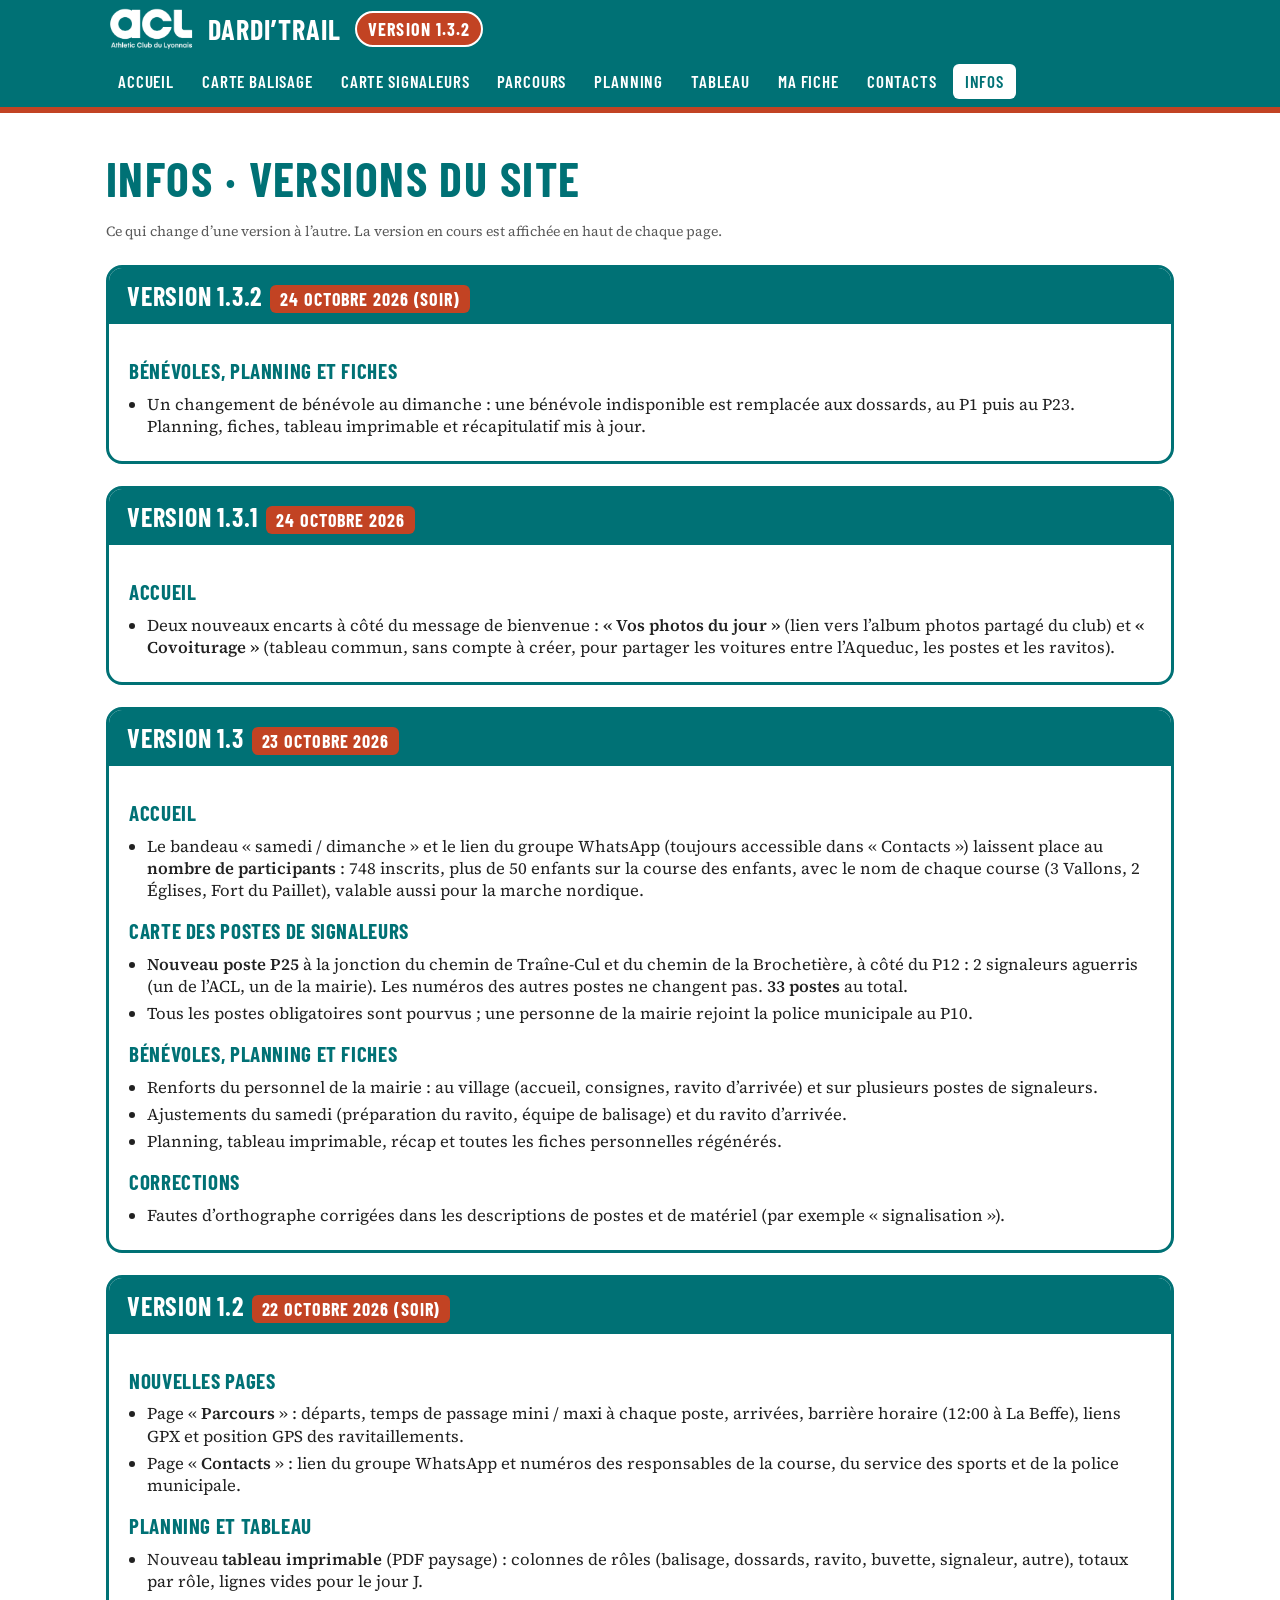
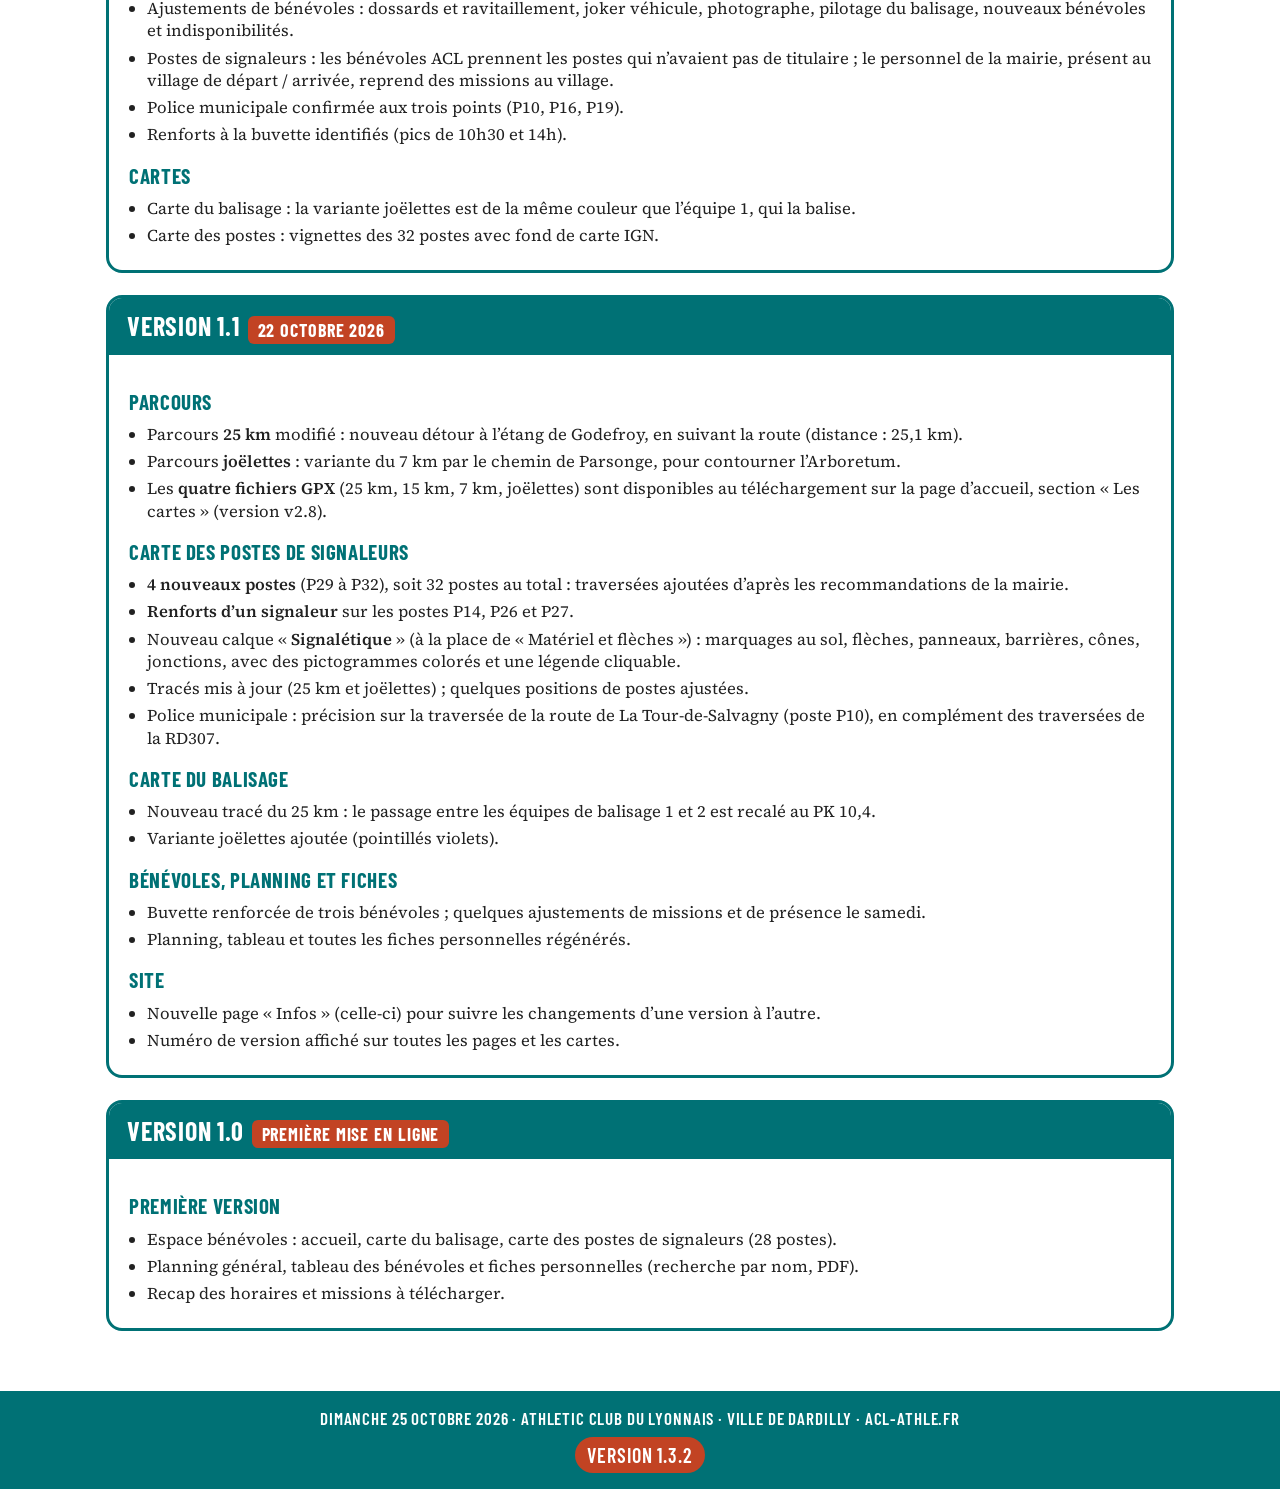
<file: infos.html>
<!doctype html><html lang="fr"><head><meta charset="utf-8"><meta name="viewport" content="width=device-width,initial-scale=1">
<title>Infos · Dardi’Trail 2026</title><meta name="description" content="Espace bénévoles du Dardi'Trail, dimanche 25 octobre 2026 à Dardilly : cartes, planning et fiches personnelles.">
<link rel="preload" href="assets/fonts/barlow-condensed-latin-700-normal.woff2" as="font" type="font/woff2" crossorigin>
<link rel="stylesheet" href="assets/style.css"></head><body>
<header class="top"><div class="in"><img class="acl" src="assets/acl-logo-blanc.png" alt="Athletic Club du Lyonnais"><a class="brand" href="index.html">DARDI’TRAIL</a><span class="ver">Version 1.3.2</span><nav class="menu" aria-label="Menu principal"><a href="index.html">Accueil</a><a href="20261025_carte_balisage_darditrail.html" target=_blank rel=noopener>Carte balisage</a><a href="20261025_carte_postes_signaleurs_darditrail.html" target=_blank rel=noopener>Carte signaleurs</a><a href="parcours.html">Parcours</a><a href="planning.html">Planning</a><a href="tableau_benevoles.html">Tableau</a><a href="fiches_benevoles.html">Ma fiche</a><a href="contacts.html">Contacts</a><a href="infos.html" aria-current=page>Infos</a></nav></div></header>
<main class="wrap"><h1 class="bc" style="font-size:48px;color:var(--teal)">Infos · versions du site</h1><p class="note" style="margin:6px 0 20px">Ce qui change d’une version à l’autre. La version en cours est affichée en haut de chaque page.</p><section class="card" style="margin-top:22px"><h2>Version 1.3.2<span class="vtag">24 octobre 2026 (soir)</span></h2><div class="b"><h3 class="sub3">Bénévoles, planning et fiches</h3><ul class="chg"><li>Un changement de bénévole au dimanche : une bénévole indisponible est remplacée aux dossards, au P1 puis au P23. Planning, fiches, tableau imprimable et récapitulatif mis à jour.</li></ul></div></section><section class="card" style="margin-top:22px"><h2>Version 1.3.1<span class="vtag">24 octobre 2026</span></h2><div class="b"><h3 class="sub3">Accueil</h3><ul class="chg"><li>Deux nouveaux encarts à côté du message de bienvenue : <b>« Vos photos du jour »</b> (lien vers l’album photos partagé du club) et <b>« Covoiturage »</b> (tableau commun, sans compte à créer, pour partager les voitures entre l’Aqueduc, les postes et les ravitos).</li></ul></div></section><section class="card" style="margin-top:22px"><h2>Version 1.3<span class="vtag">23 octobre 2026</span></h2><div class="b"><h3 class="sub3">Accueil</h3><ul class="chg"><li>Le bandeau « samedi / dimanche » et le lien du groupe WhatsApp (toujours accessible dans « Contacts ») laissent place au <b>nombre de participants</b> : 748 inscrits, plus de 50 enfants sur la course des enfants, avec le nom de chaque course (3 Vallons, 2 Églises, Fort du Paillet), valable aussi pour la marche nordique.</li></ul><h3 class="sub3">Carte des postes de signaleurs</h3><ul class="chg"><li><b>Nouveau poste P25</b> à la jonction du chemin de Traîne-Cul et du chemin de la Brochetière, à côté du P12 : 2 signaleurs aguerris (un de l’ACL, un de la mairie). Les numéros des autres postes ne changent pas. <b>33 postes</b> au total.</li><li>Tous les postes obligatoires sont pourvus ; une personne de la mairie rejoint la police municipale au P10.</li></ul><h3 class="sub3">Bénévoles, planning et fiches</h3><ul class="chg"><li>Renforts du personnel de la mairie : au village (accueil, consignes, ravito d’arrivée) et sur plusieurs postes de signaleurs.</li><li>Ajustements du samedi (préparation du ravito, équipe de balisage) et du ravito d’arrivée.</li><li>Planning, tableau imprimable, récap et toutes les fiches personnelles régénérés.</li></ul><h3 class="sub3">Corrections</h3><ul class="chg"><li>Fautes d’orthographe corrigées dans les descriptions de postes et de matériel (par exemple « signalisation »).</li></ul></div></section><section class="card" style="margin-top:22px"><h2>Version 1.2<span class="vtag">22 octobre 2026 (soir)</span></h2><div class="b"><h3 class="sub3">Nouvelles pages</h3><ul class="chg"><li>Page « <b>Parcours</b> » : départs, temps de passage mini / maxi à chaque poste, arrivées, barrière horaire (12:00 à La Beffe), liens GPX et position GPS des ravitaillements.</li><li>Page « <b>Contacts</b> » : lien du groupe WhatsApp et numéros des responsables de la course, du service des sports et de la police municipale.</li></ul><h3 class="sub3">Planning et tableau</h3><ul class="chg"><li>Nouveau <b>tableau imprimable</b> (PDF paysage) : colonnes de rôles (balisage, dossards, ravito, buvette, signaleur, autre), totaux par rôle, lignes vides pour le jour J.</li><li>Ajustements de bénévoles : dossards et ravitaillement, joker véhicule, photographe, pilotage du balisage, nouveaux bénévoles et indisponibilités.</li><li>Postes de signaleurs : les bénévoles ACL prennent les postes qui n’avaient pas de titulaire ; le personnel de la mairie, présent au village de départ / arrivée, reprend des missions au village.</li><li>Police municipale confirmée aux trois points (P10, P16, P19).</li><li>Renforts à la buvette identifiés (pics de 10h30 et 14h).</li></ul><h3 class="sub3">Cartes</h3><ul class="chg"><li>Carte du balisage : la variante joëlettes est de la même couleur que l’équipe 1, qui la balise.</li><li>Carte des postes : vignettes des 32 postes avec fond de carte IGN.</li></ul></div></section><section class="card" style="margin-top:22px"><h2>Version 1.1<span class="vtag">22 octobre 2026</span></h2><div class="b"><h3 class="sub3">Parcours</h3><ul class="chg"><li>Parcours <b>25 km</b> modifié : nouveau détour à l’étang de Godefroy, en suivant la route (distance : 25,1 km).</li><li>Parcours <b>joëlettes</b> : variante du 7 km par le chemin de Parsonge, pour contourner l’Arboretum.</li><li>Les <b>quatre fichiers GPX</b> (25 km, 15 km, 7 km, joëlettes) sont disponibles au téléchargement sur la page d’accueil, section « Les cartes » (version v2.8).</li></ul><h3 class="sub3">Carte des postes de signaleurs</h3><ul class="chg"><li><b>4 nouveaux postes</b> (P29 à P32), soit 32 postes au total : traversées ajoutées d’après les recommandations de la mairie.</li><li><b>Renforts d’un signaleur</b> sur les postes P14, P26 et P27.</li><li>Nouveau calque « <b>Signalétique</b> » (à la place de « Matériel et flèches ») : marquages au sol, flèches, panneaux, barrières, cônes, jonctions, avec des pictogrammes colorés et une légende cliquable.</li><li>Tracés mis à jour (25 km et joëlettes) ; quelques positions de postes ajustées.</li><li>Police municipale : précision sur la traversée de la route de La Tour-de-Salvagny (poste P10), en complément des traversées de la RD307.</li></ul><h3 class="sub3">Carte du balisage</h3><ul class="chg"><li>Nouveau tracé du 25 km : le passage entre les équipes de balisage 1 et 2 est recalé au PK 10,4.</li><li>Variante joëlettes ajoutée (pointillés violets).</li></ul><h3 class="sub3">Bénévoles, planning et fiches</h3><ul class="chg"><li>Buvette renforcée de trois bénévoles ; quelques ajustements de missions et de présence le samedi.</li><li>Planning, tableau et toutes les fiches personnelles régénérés.</li></ul><h3 class="sub3">Site</h3><ul class="chg"><li>Nouvelle page « Infos » (celle-ci) pour suivre les changements d’une version à l’autre.</li><li>Numéro de version affiché sur toutes les pages et les cartes.</li></ul></div></section><section class="card" style="margin-top:22px"><h2>Version 1.0<span class="vtag">première mise en ligne</span></h2><div class="b"><h3 class="sub3">Première version</h3><ul class="chg"><li>Espace bénévoles : accueil, carte du balisage, carte des postes de signaleurs (28 postes).</li><li>Planning général, tableau des bénévoles et fiches personnelles (recherche par nom, PDF).</li><li>Recap des horaires et missions à télécharger.</li></ul></div></section></main>
<footer class="foot">Dimanche 25 octobre 2026 · Athletic Club du Lyonnais · Ville de Dardilly · acl-athle.fr<br><span class="verf">Version 1.3.2</span></footer></body></html>
</file>
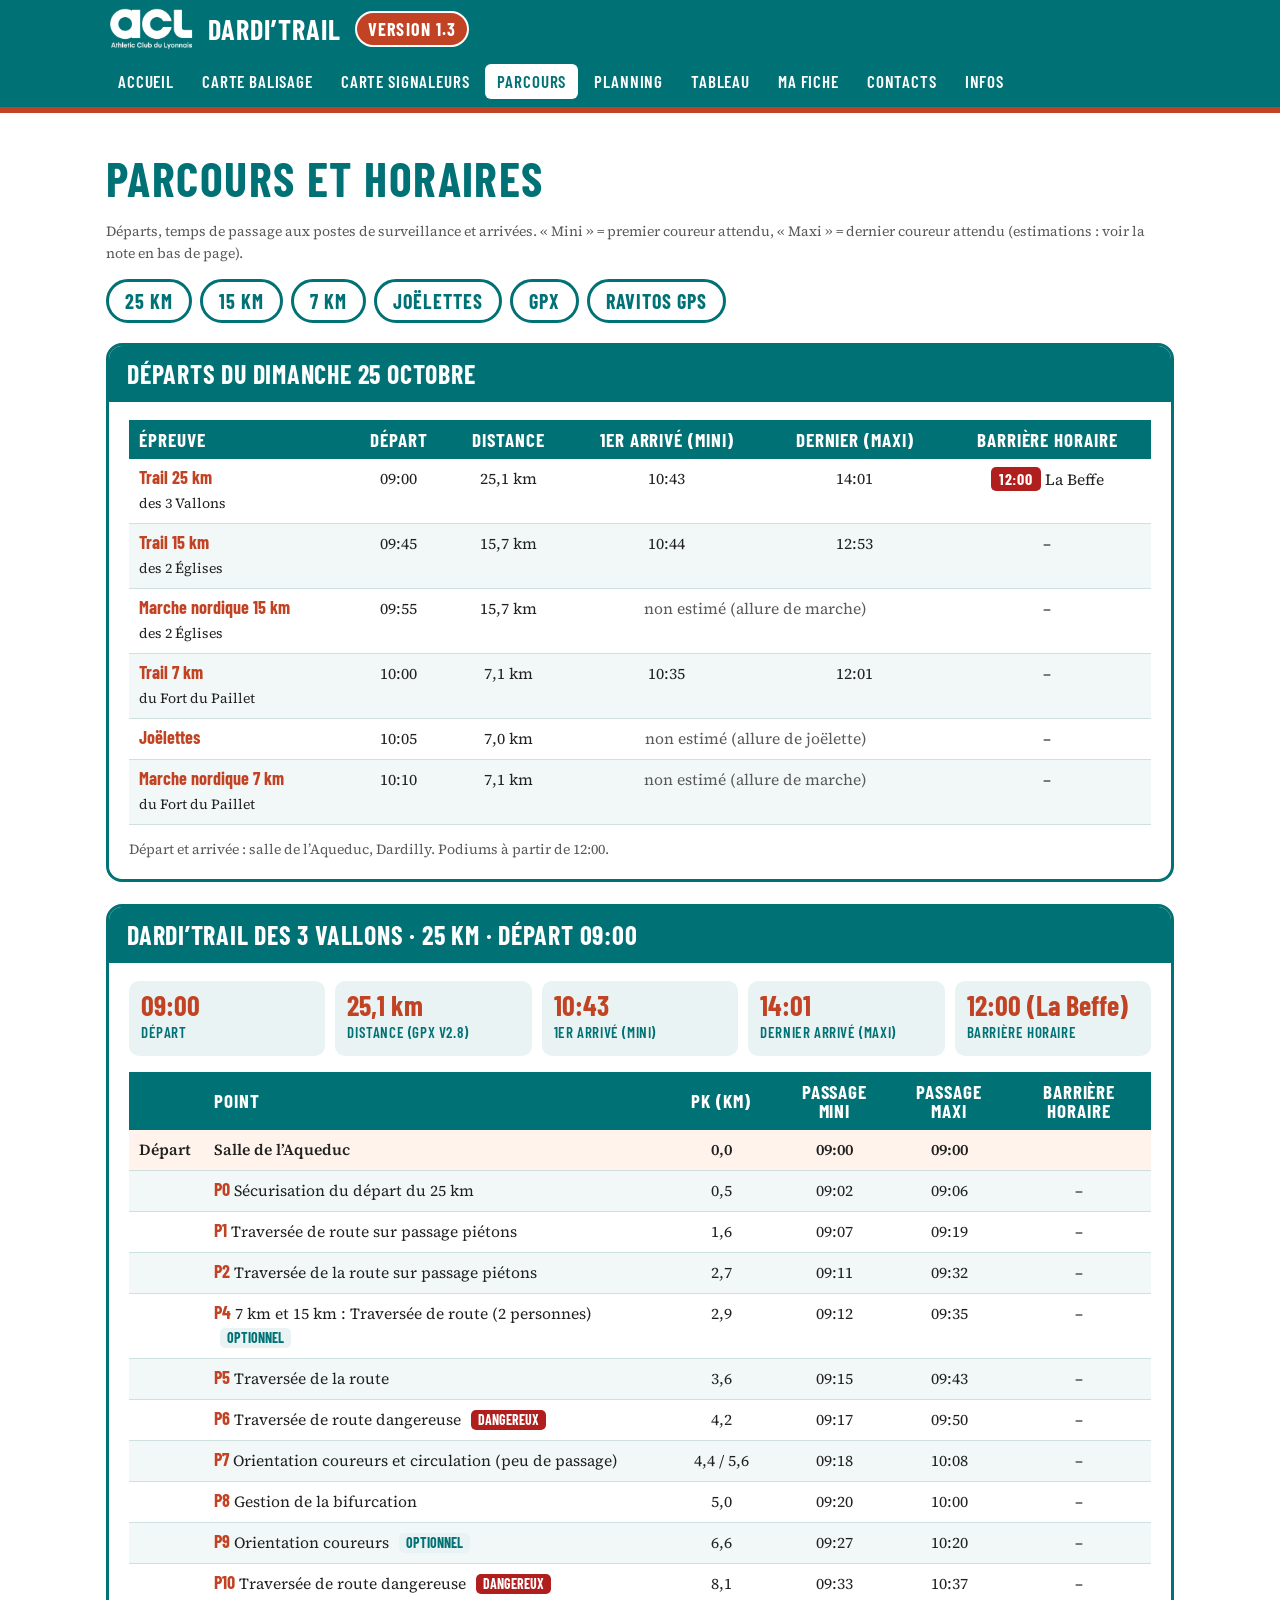
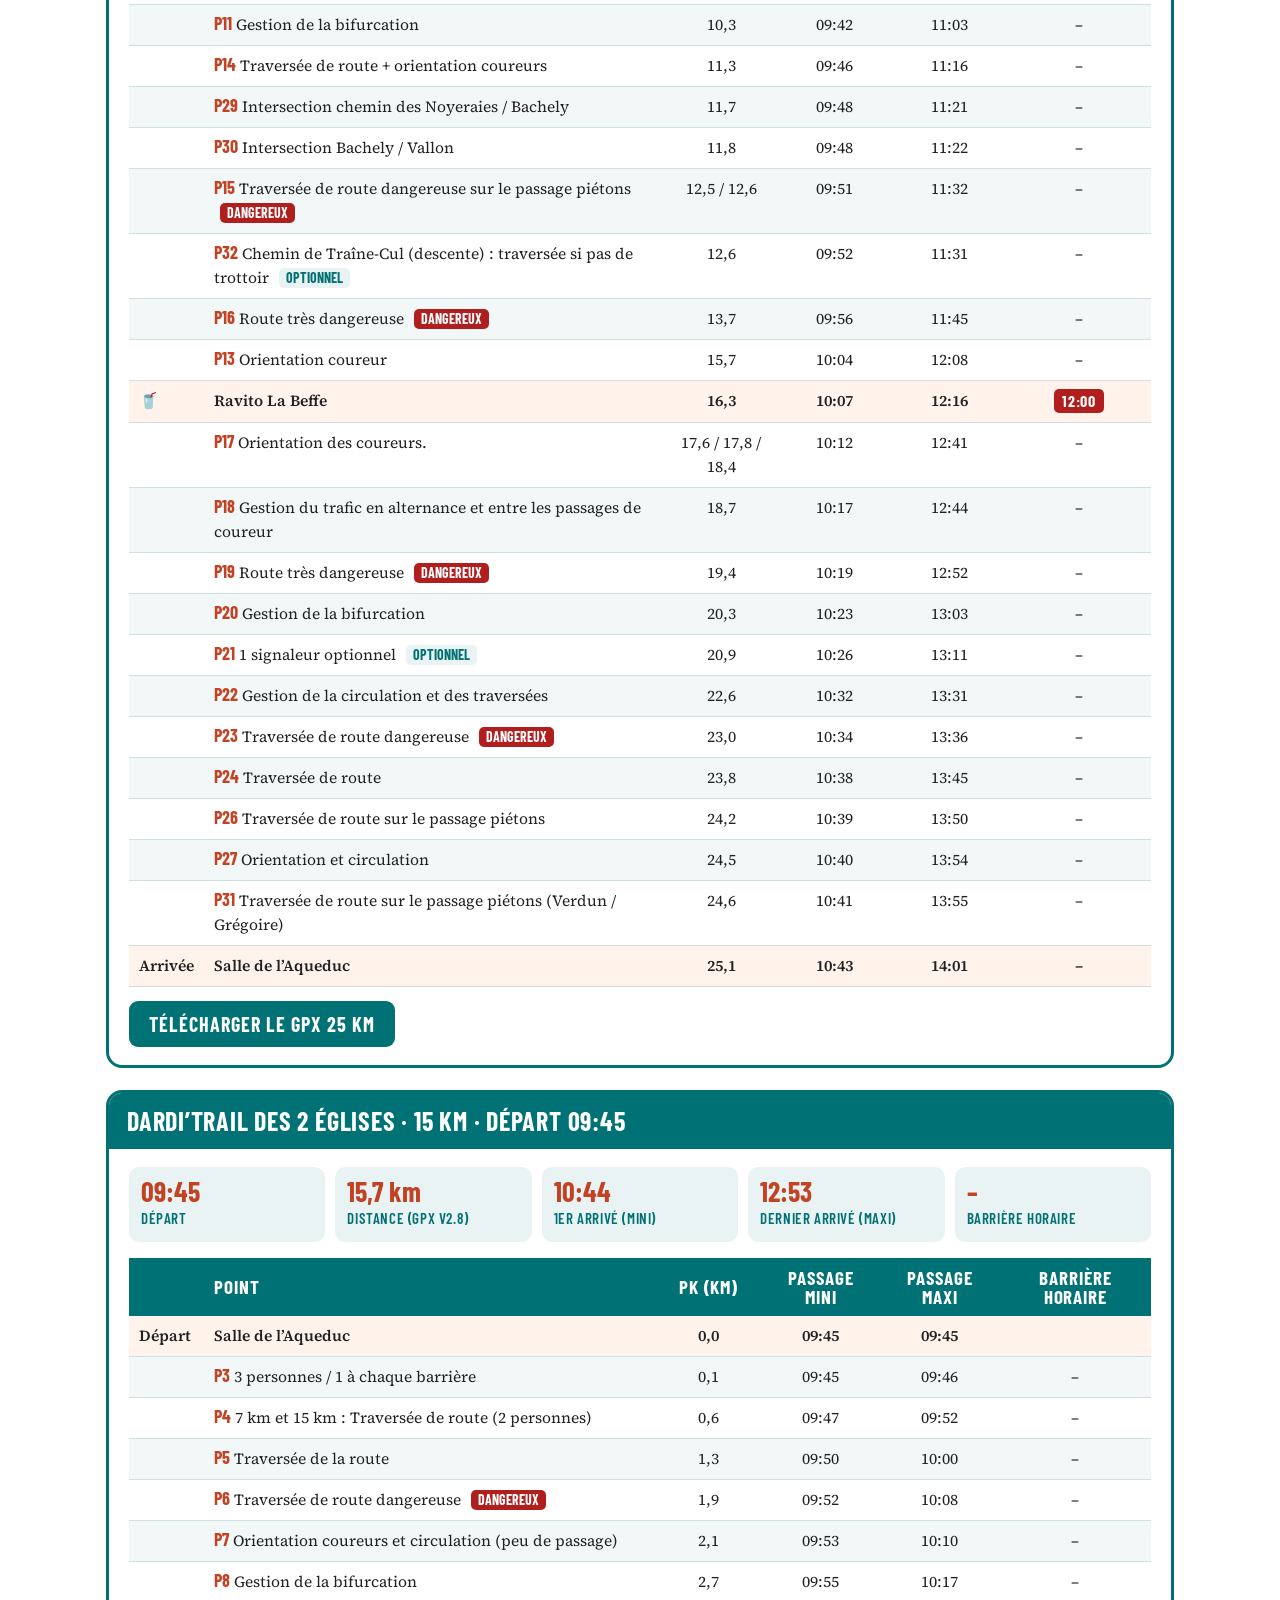
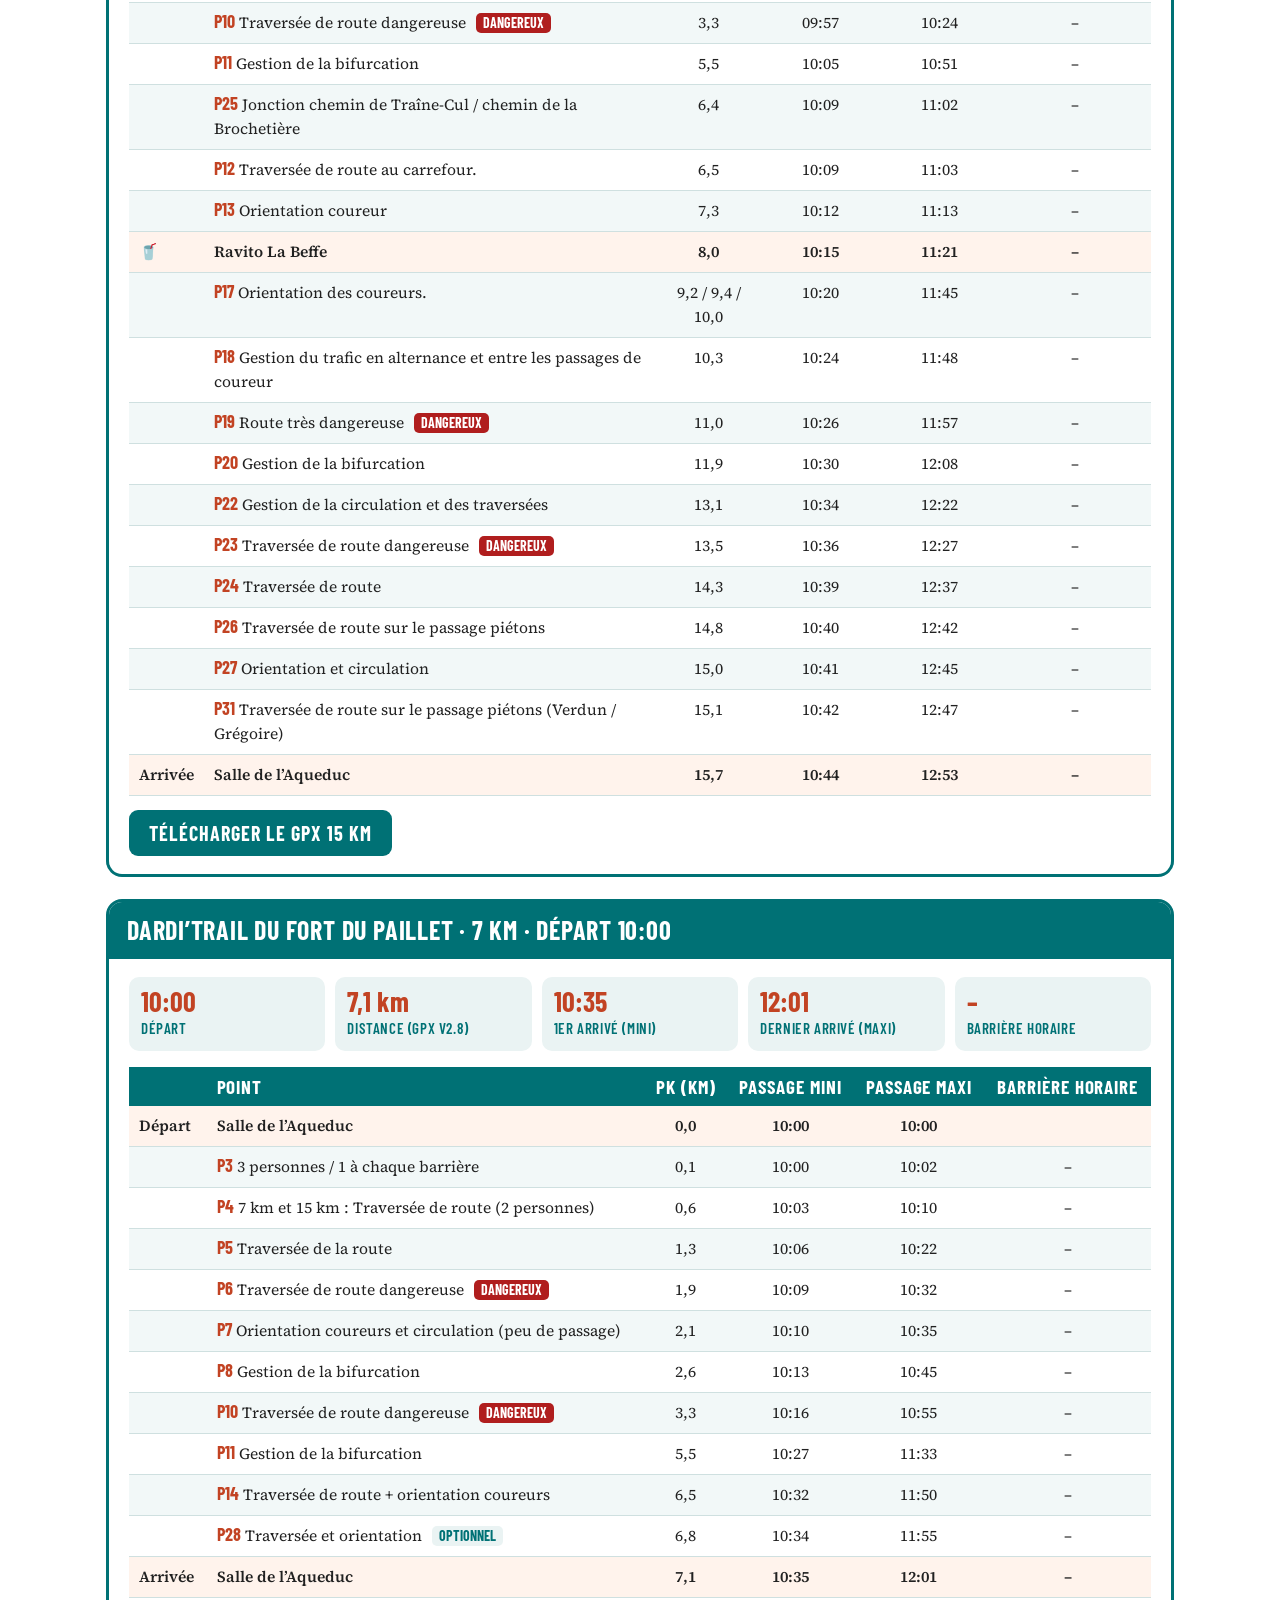
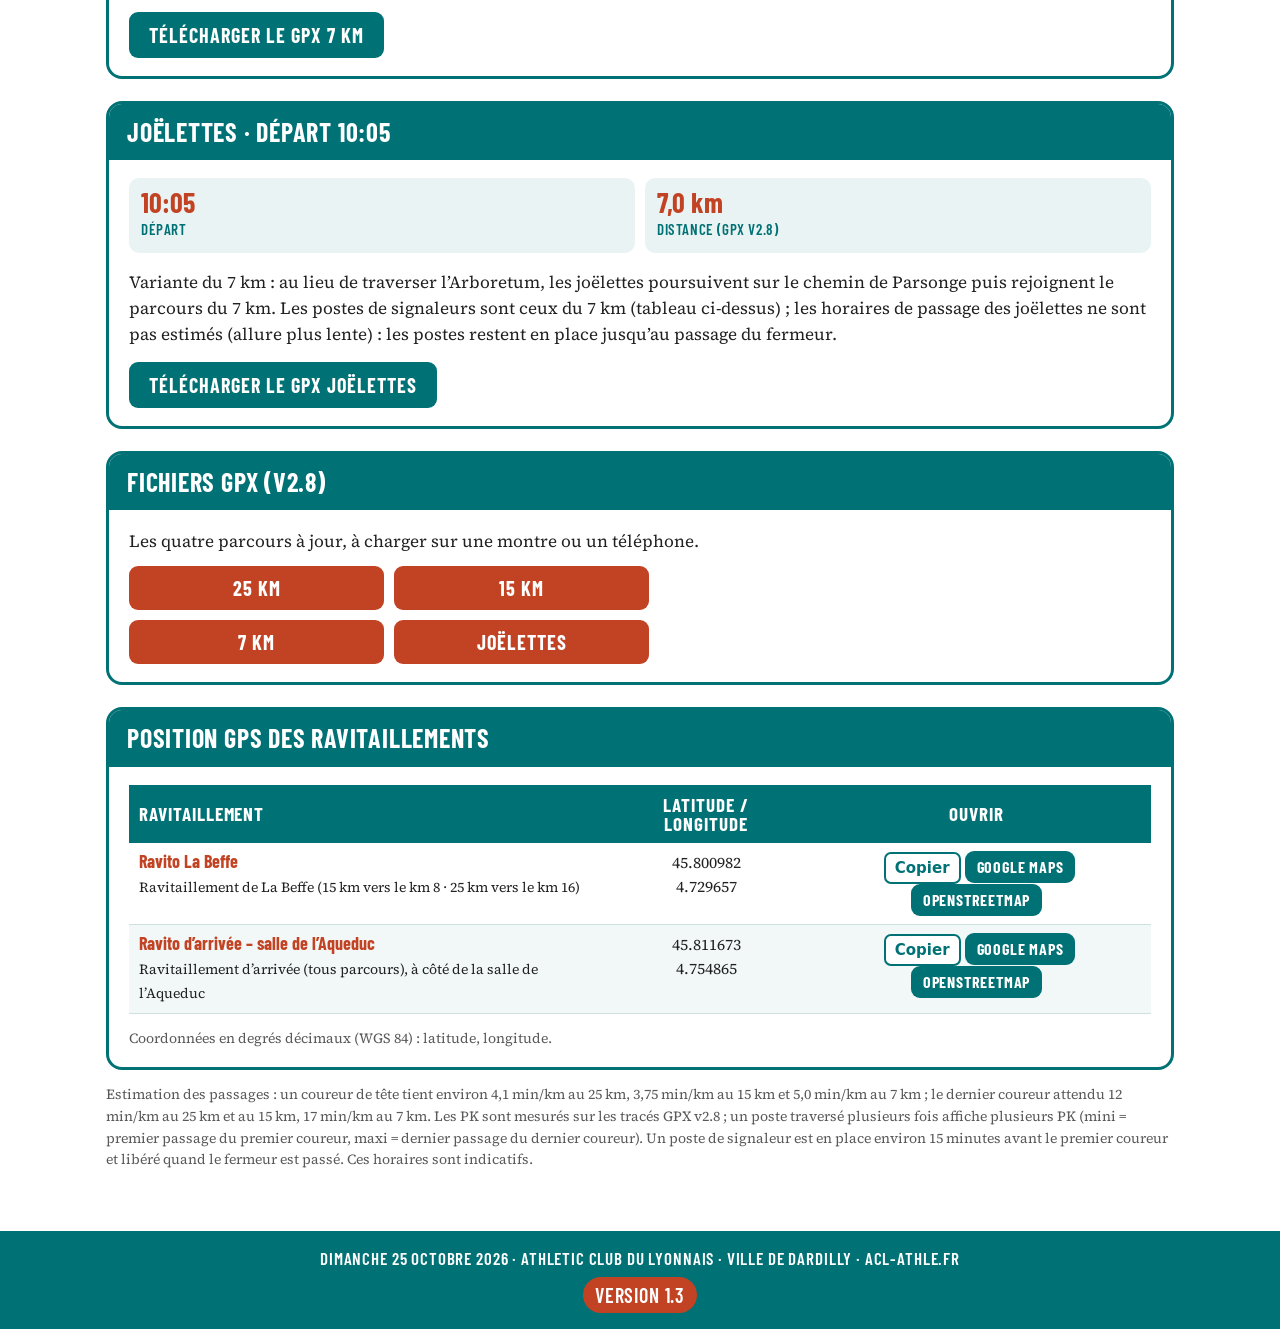
<file: parcours.html>
<!doctype html><html lang="fr"><head><meta charset="utf-8"><meta name="viewport" content="width=device-width,initial-scale=1">
<title>Parcours et horaires · Dardi’Trail 2026</title><meta name="description" content="Espace bénévoles du Dardi'Trail, dimanche 25 octobre 2026 à Dardilly : cartes, planning et fiches personnelles.">
<link rel="preload" href="assets/fonts/barlow-condensed-latin-700-normal.woff2" as="font" type="font/woff2" crossorigin>
<link rel="stylesheet" href="assets/style.css"></head><body>
<header class="top"><div class="in"><img class="acl" src="assets/acl-logo-blanc.png" alt="Athletic Club du Lyonnais"><a class="brand" href="index.html">DARDI’TRAIL</a><span class="ver">Version 1.3</span><nav class="menu" aria-label="Menu principal"><a href="index.html">Accueil</a><a href="20261025_carte_balisage_darditrail.html" target=_blank rel=noopener>Carte balisage</a><a href="20261025_carte_postes_signaleurs_darditrail.html" target=_blank rel=noopener>Carte signaleurs</a><a href="parcours.html" aria-current=page>Parcours</a><a href="planning.html">Planning</a><a href="tableau_benevoles.html">Tableau</a><a href="fiches_benevoles.html">Ma fiche</a><a href="contacts.html">Contacts</a><a href="infos.html">Infos</a></nav></div></header>
<main class="wrap"><h1 class="bc" style="font-size:48px;color:var(--teal)">Parcours et horaires</h1>
<p class="note" style="margin:6px 0 0">Départs, temps de passage aux postes de surveillance et arrivées. « Mini » = premier coureur attendu, « Maxi » = dernier coureur attendu (estimations : voir la note en bas de page).</p>
<div class="pills"><a href="#c25">25 km</a><a href="#c15">15 km</a><a href="#c7">7 km</a><a href="#cj">Joëlettes</a><a href="#gpx">GPX</a><a href="#rav">Ravitos GPS</a></div>
<section class="card" style="margin-top:20px"><h2>Départs du dimanche 25 octobre</h2><div class="b"><div class="tw"><table class="t p"><thead><tr><th style="text-align:left">Épreuve</th><th>Départ</th><th>Distance</th><th>1er arrivé (mini)</th><th>Dernier (maxi)</th><th>Barrière horaire</th></tr></thead><tbody>
<tr><td class="l"><b>Trail 25 km</b><br><span style="font-size:14px">des 3 Vallons</span></td><td>09:00</td><td>25,1 km</td><td>10:43</td><td>14:01</td><td><span class="bh">12:00</span> La Beffe</td></tr>
<tr><td class="l"><b>Trail 15 km</b><br><span style="font-size:14px">des 2 Églises</span></td><td>09:45</td><td>15,7 km</td><td>10:44</td><td>12:53</td><td>–</td></tr>
<tr><td class="l"><b>Marche nordique 15 km</b><br><span style="font-size:14px">des 2 Églises</span></td><td>09:55</td><td>15,7 km</td><td class="o" colspan="2">non estimé (allure de marche)</td><td>–</td></tr>
<tr><td class="l"><b>Trail 7 km</b><br><span style="font-size:14px">du Fort du Paillet</span></td><td>10:00</td><td>7,1 km</td><td>10:35</td><td>12:01</td><td>–</td></tr>
<tr><td class="l"><b>Joëlettes</b></td><td>10:05</td><td>7,0 km</td><td class="o" colspan="2">non estimé (allure de joëlette)</td><td>–</td></tr>
<tr><td class="l"><b>Marche nordique 7 km</b><br><span style="font-size:14px">du Fort du Paillet</span></td><td>10:10</td><td>7,1 km</td><td class="o" colspan="2">non estimé (allure de marche)</td><td>–</td></tr>
</tbody></table></div><p class="note">Départ et arrivée : salle de l’Aqueduc, Dardilly. Podiums à partir de 12:00.</p></div></section>
<section class="card" id="c25" style="margin-top:22px"><h2>DARDI’TRAIL des 3 Vallons · 25 km · départ 09:00</h2><div class="b"><div class="stats"><div><b>09:00</b><span>Départ</span></div><div><b>25,1 km</b><span>Distance (GPX v2.8)</span></div><div><b>10:43</b><span>1er arrivé (mini)</span></div><div><b>14:01</b><span>Dernier arrivé (maxi)</span></div><div><b>12:00 (La Beffe)</b><span>Barrière horaire</span></div></div><div class="tw"><table class="t p"><thead><tr><th></th><th style="text-align:left">Point</th><th>PK (km)</th><th>Passage mini</th><th>Passage maxi</th><th>Barrière horaire</th></tr></thead><tbody><tr class="hl"><td class="l">Départ</td><td class="l">Salle de l’Aqueduc</td><td>0,0</td><td>09:00</td><td>09:00</td><td></td></tr><tr><td class="l"></td><td class="l"><b style="color:var(--orange)">P0</b> Sécurisation du départ du 25 km</td><td>0,5</td><td>09:02</td><td>09:06</td><td>–</td></tr><tr><td class="l"></td><td class="l"><b style="color:var(--orange)">P1</b> Traversée de route sur passage piétons</td><td>1,6</td><td>09:07</td><td>09:19</td><td>–</td></tr><tr><td class="l"></td><td class="l"><b style="color:var(--orange)">P2</b> Traversée de la route sur passage piétons</td><td>2,7</td><td>09:11</td><td>09:32</td><td>–</td></tr><tr><td class="l"></td><td class="l"><b style="color:var(--orange)">P4</b> 7 km et 15 km : Traversée de route (2 personnes) <span class="tag">optionnel</span></td><td>2,9</td><td>09:12</td><td>09:35</td><td>–</td></tr><tr><td class="l"></td><td class="l"><b style="color:var(--orange)">P5</b> Traversée de la route</td><td>3,6</td><td>09:15</td><td>09:43</td><td>–</td></tr><tr><td class="l"></td><td class="l"><b style="color:var(--orange)">P6</b> Traversée de route dangereuse <span class="tag red">dangereux</span></td><td>4,2</td><td>09:17</td><td>09:50</td><td>–</td></tr><tr><td class="l"></td><td class="l"><b style="color:var(--orange)">P7</b> Orientation coureurs et circulation (peu de passage)</td><td>4,4 / 5,6</td><td>09:18</td><td>10:08</td><td>–</td></tr><tr><td class="l"></td><td class="l"><b style="color:var(--orange)">P8</b> Gestion de la bifurcation</td><td>5,0</td><td>09:20</td><td>10:00</td><td>–</td></tr><tr><td class="l"></td><td class="l"><b style="color:var(--orange)">P9</b> Orientation coureurs <span class="tag">optionnel</span></td><td>6,6</td><td>09:27</td><td>10:20</td><td>–</td></tr><tr><td class="l"></td><td class="l"><b style="color:var(--orange)">P10</b> Traversée de route dangereuse <span class="tag red">dangereux</span></td><td>8,1</td><td>09:33</td><td>10:37</td><td>–</td></tr><tr><td class="l"></td><td class="l"><b style="color:var(--orange)">P11</b> Gestion de la bifurcation</td><td>10,3</td><td>09:42</td><td>11:03</td><td>–</td></tr><tr><td class="l"></td><td class="l"><b style="color:var(--orange)">P14</b> Traversée de route + orientation coureurs</td><td>11,3</td><td>09:46</td><td>11:16</td><td>–</td></tr><tr><td class="l"></td><td class="l"><b style="color:var(--orange)">P29</b> Intersection chemin des Noyeraies / Bachely</td><td>11,7</td><td>09:48</td><td>11:21</td><td>–</td></tr><tr><td class="l"></td><td class="l"><b style="color:var(--orange)">P30</b> Intersection Bachely / Vallon</td><td>11,8</td><td>09:48</td><td>11:22</td><td>–</td></tr><tr><td class="l"></td><td class="l"><b style="color:var(--orange)">P15</b> Traversée de route dangereuse sur le passage piétons <span class="tag red">dangereux</span></td><td>12,5 / 12,6</td><td>09:51</td><td>11:32</td><td>–</td></tr><tr><td class="l"></td><td class="l"><b style="color:var(--orange)">P32</b> Chemin de Traîne-Cul (descente) : traversée si pas de trottoir <span class="tag">optionnel</span></td><td>12,6</td><td>09:52</td><td>11:31</td><td>–</td></tr><tr><td class="l"></td><td class="l"><b style="color:var(--orange)">P16</b> Route très dangereuse <span class="tag red">dangereux</span></td><td>13,7</td><td>09:56</td><td>11:45</td><td>–</td></tr><tr><td class="l"></td><td class="l"><b style="color:var(--orange)">P13</b> Orientation coureur</td><td>15,7</td><td>10:04</td><td>12:08</td><td>–</td></tr><tr class="hl"><td class="l">🥤</td><td class="l">Ravito La Beffe</td><td>16,3</td><td>10:07</td><td>12:16</td><td><span class="bh">12:00</span></td></tr><tr><td class="l"></td><td class="l"><b style="color:var(--orange)">P17</b> Orientation des coureurs.</td><td>17,6 / 17,8 / 18,4</td><td>10:12</td><td>12:41</td><td>–</td></tr><tr><td class="l"></td><td class="l"><b style="color:var(--orange)">P18</b> Gestion du trafic en alternance et entre les passages de coureur</td><td>18,7</td><td>10:17</td><td>12:44</td><td>–</td></tr><tr><td class="l"></td><td class="l"><b style="color:var(--orange)">P19</b> Route très dangereuse <span class="tag red">dangereux</span></td><td>19,4</td><td>10:19</td><td>12:52</td><td>–</td></tr><tr><td class="l"></td><td class="l"><b style="color:var(--orange)">P20</b> Gestion de la bifurcation</td><td>20,3</td><td>10:23</td><td>13:03</td><td>–</td></tr><tr><td class="l"></td><td class="l"><b style="color:var(--orange)">P21</b> 1 signaleur optionnel <span class="tag">optionnel</span></td><td>20,9</td><td>10:26</td><td>13:11</td><td>–</td></tr><tr><td class="l"></td><td class="l"><b style="color:var(--orange)">P22</b> Gestion de la circulation et des traversées</td><td>22,6</td><td>10:32</td><td>13:31</td><td>–</td></tr><tr><td class="l"></td><td class="l"><b style="color:var(--orange)">P23</b> Traversée de route dangereuse <span class="tag red">dangereux</span></td><td>23,0</td><td>10:34</td><td>13:36</td><td>–</td></tr><tr><td class="l"></td><td class="l"><b style="color:var(--orange)">P24</b> Traversée de route</td><td>23,8</td><td>10:38</td><td>13:45</td><td>–</td></tr><tr><td class="l"></td><td class="l"><b style="color:var(--orange)">P26</b> Traversée de route sur le passage piétons</td><td>24,2</td><td>10:39</td><td>13:50</td><td>–</td></tr><tr><td class="l"></td><td class="l"><b style="color:var(--orange)">P27</b> Orientation et circulation</td><td>24,5</td><td>10:40</td><td>13:54</td><td>–</td></tr><tr><td class="l"></td><td class="l"><b style="color:var(--orange)">P31</b> Traversée de route sur le passage piétons (Verdun / Grégoire)</td><td>24,6</td><td>10:41</td><td>13:55</td><td>–</td></tr><tr class="hl"><td class="l">Arrivée</td><td class="l">Salle de l’Aqueduc</td><td>25,1</td><td>10:43</td><td>14:01</td><td>–</td></tr></tbody></table></div><p style="margin-top:14px"><a class="btn alt" href="gpx/DardiTrail_25km_v2.8.gpx" download>Télécharger le GPX 25 km</a></p></div></section>
<section class="card" id="c15" style="margin-top:22px"><h2>DARDI’TRAIL des 2 Églises · 15 km · départ 09:45</h2><div class="b"><div class="stats"><div><b>09:45</b><span>Départ</span></div><div><b>15,7 km</b><span>Distance (GPX v2.8)</span></div><div><b>10:44</b><span>1er arrivé (mini)</span></div><div><b>12:53</b><span>Dernier arrivé (maxi)</span></div><div><b>–</b><span>Barrière horaire</span></div></div><div class="tw"><table class="t p"><thead><tr><th></th><th style="text-align:left">Point</th><th>PK (km)</th><th>Passage mini</th><th>Passage maxi</th><th>Barrière horaire</th></tr></thead><tbody><tr class="hl"><td class="l">Départ</td><td class="l">Salle de l’Aqueduc</td><td>0,0</td><td>09:45</td><td>09:45</td><td></td></tr><tr><td class="l"></td><td class="l"><b style="color:var(--orange)">P3</b> 3 personnes / 1 à chaque barrière</td><td>0,1</td><td>09:45</td><td>09:46</td><td>–</td></tr><tr><td class="l"></td><td class="l"><b style="color:var(--orange)">P4</b> 7 km et 15 km : Traversée de route (2 personnes)</td><td>0,6</td><td>09:47</td><td>09:52</td><td>–</td></tr><tr><td class="l"></td><td class="l"><b style="color:var(--orange)">P5</b> Traversée de la route</td><td>1,3</td><td>09:50</td><td>10:00</td><td>–</td></tr><tr><td class="l"></td><td class="l"><b style="color:var(--orange)">P6</b> Traversée de route dangereuse <span class="tag red">dangereux</span></td><td>1,9</td><td>09:52</td><td>10:08</td><td>–</td></tr><tr><td class="l"></td><td class="l"><b style="color:var(--orange)">P7</b> Orientation coureurs et circulation (peu de passage)</td><td>2,1</td><td>09:53</td><td>10:10</td><td>–</td></tr><tr><td class="l"></td><td class="l"><b style="color:var(--orange)">P8</b> Gestion de la bifurcation</td><td>2,7</td><td>09:55</td><td>10:17</td><td>–</td></tr><tr><td class="l"></td><td class="l"><b style="color:var(--orange)">P10</b> Traversée de route dangereuse <span class="tag red">dangereux</span></td><td>3,3</td><td>09:57</td><td>10:24</td><td>–</td></tr><tr><td class="l"></td><td class="l"><b style="color:var(--orange)">P11</b> Gestion de la bifurcation</td><td>5,5</td><td>10:05</td><td>10:51</td><td>–</td></tr><tr><td class="l"></td><td class="l"><b style="color:var(--orange)">P25</b> Jonction chemin de Traîne-Cul / chemin de la Brochetière</td><td>6,4</td><td>10:09</td><td>11:02</td><td>–</td></tr><tr><td class="l"></td><td class="l"><b style="color:var(--orange)">P12</b> Traversée de route au carrefour.</td><td>6,5</td><td>10:09</td><td>11:03</td><td>–</td></tr><tr><td class="l"></td><td class="l"><b style="color:var(--orange)">P13</b> Orientation coureur</td><td>7,3</td><td>10:12</td><td>11:13</td><td>–</td></tr><tr class="hl"><td class="l">🥤</td><td class="l">Ravito La Beffe</td><td>8,0</td><td>10:15</td><td>11:21</td><td>–</td></tr><tr><td class="l"></td><td class="l"><b style="color:var(--orange)">P17</b> Orientation des coureurs.</td><td>9,2 / 9,4 / 10,0</td><td>10:20</td><td>11:45</td><td>–</td></tr><tr><td class="l"></td><td class="l"><b style="color:var(--orange)">P18</b> Gestion du trafic en alternance et entre les passages de coureur</td><td>10,3</td><td>10:24</td><td>11:48</td><td>–</td></tr><tr><td class="l"></td><td class="l"><b style="color:var(--orange)">P19</b> Route très dangereuse <span class="tag red">dangereux</span></td><td>11,0</td><td>10:26</td><td>11:57</td><td>–</td></tr><tr><td class="l"></td><td class="l"><b style="color:var(--orange)">P20</b> Gestion de la bifurcation</td><td>11,9</td><td>10:30</td><td>12:08</td><td>–</td></tr><tr><td class="l"></td><td class="l"><b style="color:var(--orange)">P22</b> Gestion de la circulation et des traversées</td><td>13,1</td><td>10:34</td><td>12:22</td><td>–</td></tr><tr><td class="l"></td><td class="l"><b style="color:var(--orange)">P23</b> Traversée de route dangereuse <span class="tag red">dangereux</span></td><td>13,5</td><td>10:36</td><td>12:27</td><td>–</td></tr><tr><td class="l"></td><td class="l"><b style="color:var(--orange)">P24</b> Traversée de route</td><td>14,3</td><td>10:39</td><td>12:37</td><td>–</td></tr><tr><td class="l"></td><td class="l"><b style="color:var(--orange)">P26</b> Traversée de route sur le passage piétons</td><td>14,8</td><td>10:40</td><td>12:42</td><td>–</td></tr><tr><td class="l"></td><td class="l"><b style="color:var(--orange)">P27</b> Orientation et circulation</td><td>15,0</td><td>10:41</td><td>12:45</td><td>–</td></tr><tr><td class="l"></td><td class="l"><b style="color:var(--orange)">P31</b> Traversée de route sur le passage piétons (Verdun / Grégoire)</td><td>15,1</td><td>10:42</td><td>12:47</td><td>–</td></tr><tr class="hl"><td class="l">Arrivée</td><td class="l">Salle de l’Aqueduc</td><td>15,7</td><td>10:44</td><td>12:53</td><td>–</td></tr></tbody></table></div><p style="margin-top:14px"><a class="btn alt" href="gpx/DardiTrail_15km_v2.8.gpx" download>Télécharger le GPX 15 km</a></p></div></section>
<section class="card" id="c7" style="margin-top:22px"><h2>DARDI’TRAIL du Fort du Paillet · 7 km · départ 10:00</h2><div class="b"><div class="stats"><div><b>10:00</b><span>Départ</span></div><div><b>7,1 km</b><span>Distance (GPX v2.8)</span></div><div><b>10:35</b><span>1er arrivé (mini)</span></div><div><b>12:01</b><span>Dernier arrivé (maxi)</span></div><div><b>–</b><span>Barrière horaire</span></div></div><div class="tw"><table class="t p"><thead><tr><th></th><th style="text-align:left">Point</th><th>PK (km)</th><th>Passage mini</th><th>Passage maxi</th><th>Barrière horaire</th></tr></thead><tbody><tr class="hl"><td class="l">Départ</td><td class="l">Salle de l’Aqueduc</td><td>0,0</td><td>10:00</td><td>10:00</td><td></td></tr><tr><td class="l"></td><td class="l"><b style="color:var(--orange)">P3</b> 3 personnes / 1 à chaque barrière</td><td>0,1</td><td>10:00</td><td>10:02</td><td>–</td></tr><tr><td class="l"></td><td class="l"><b style="color:var(--orange)">P4</b> 7 km et 15 km : Traversée de route (2 personnes)</td><td>0,6</td><td>10:03</td><td>10:10</td><td>–</td></tr><tr><td class="l"></td><td class="l"><b style="color:var(--orange)">P5</b> Traversée de la route</td><td>1,3</td><td>10:06</td><td>10:22</td><td>–</td></tr><tr><td class="l"></td><td class="l"><b style="color:var(--orange)">P6</b> Traversée de route dangereuse <span class="tag red">dangereux</span></td><td>1,9</td><td>10:09</td><td>10:32</td><td>–</td></tr><tr><td class="l"></td><td class="l"><b style="color:var(--orange)">P7</b> Orientation coureurs et circulation (peu de passage)</td><td>2,1</td><td>10:10</td><td>10:35</td><td>–</td></tr><tr><td class="l"></td><td class="l"><b style="color:var(--orange)">P8</b> Gestion de la bifurcation</td><td>2,6</td><td>10:13</td><td>10:45</td><td>–</td></tr><tr><td class="l"></td><td class="l"><b style="color:var(--orange)">P10</b> Traversée de route dangereuse <span class="tag red">dangereux</span></td><td>3,3</td><td>10:16</td><td>10:55</td><td>–</td></tr><tr><td class="l"></td><td class="l"><b style="color:var(--orange)">P11</b> Gestion de la bifurcation</td><td>5,5</td><td>10:27</td><td>11:33</td><td>–</td></tr><tr><td class="l"></td><td class="l"><b style="color:var(--orange)">P14</b> Traversée de route + orientation coureurs</td><td>6,5</td><td>10:32</td><td>11:50</td><td>–</td></tr><tr><td class="l"></td><td class="l"><b style="color:var(--orange)">P28</b> Traversée et orientation <span class="tag">optionnel</span></td><td>6,8</td><td>10:34</td><td>11:55</td><td>–</td></tr><tr class="hl"><td class="l">Arrivée</td><td class="l">Salle de l’Aqueduc</td><td>7,1</td><td>10:35</td><td>12:01</td><td>–</td></tr></tbody></table></div><p style="margin-top:14px"><a class="btn alt" href="gpx/DardiTrail_7km_v2.8.gpx" download>Télécharger le GPX 7 km</a></p></div></section>
<section class="card" id="cj" style="margin-top:22px"><h2>Joëlettes · départ 10:05</h2><div class="b"><div class="stats"><div><b>10:05</b><span>Départ</span></div><div><b>7,0 km</b><span>Distance (GPX v2.8)</span></div></div>
<p>Variante du 7 km : au lieu de traverser l’Arboretum, les joëlettes poursuivent sur le chemin de Parsonge puis rejoignent le parcours du 7 km. Les postes de signaleurs sont ceux du 7 km (tableau ci-dessus) ; les horaires de passage des joëlettes ne sont pas estimés (allure plus lente) : les postes restent en place jusqu’au passage du fermeur.</p>
<p style="margin-top:14px"><a class="btn alt" href="gpx/DardiTrail_Joelettes_v2.8.gpx" download>Télécharger le GPX joëlettes</a></p></div></section>
<section class="card" id="gpx" style="margin-top:22px"><h2>Fichiers GPX (v2.8)</h2><div class="b"><p>Les quatre parcours à jour, à charger sur une montre ou un téléphone.</p><div class="gpxl" style="max-width:520px"><a class="btn" href="gpx/DardiTrail_25km_v2.8.gpx" download>25 km</a><a class="btn" href="gpx/DardiTrail_15km_v2.8.gpx" download>15 km</a><a class="btn" href="gpx/DardiTrail_7km_v2.8.gpx" download>7 km</a><a class="btn" href="gpx/DardiTrail_Joelettes_v2.8.gpx" download>Joëlettes</a></div></div></section>
<section class="card" id="rav" style="margin-top:22px"><h2>Position GPS des ravitaillements</h2><div class="b"><div class="tw"><table class="t p"><thead><tr><th style="text-align:left">Ravitaillement</th><th>Latitude / longitude</th><th>Ouvrir</th></tr></thead><tbody><tr><td class="l"><b style="color:var(--orange)">Ravito La Beffe</b><br><span style="font-size:14px">Ravitaillement de La Beffe (15 km vers le km 8 · 25 km vers le km 16)</span></td><td>45.800982<br>4.729657</td><td><button class="cp" data-c="45.800982, 4.729657">Copier</button> <a class="btn alt" style="font-size:16px;padding:8px 12px" href="https://www.google.com/maps/search/?api=1&query=45.800982,4.729657" target="_blank" rel="noopener">Google Maps</a> <a class="btn alt" style="font-size:16px;padding:8px 12px" href="https://www.openstreetmap.org/?mlat=45.800982&mlon=4.729657#map=18/45.800982/4.729657" target="_blank" rel="noopener">OpenStreetMap</a></td></tr><tr><td class="l"><b style="color:var(--orange)">Ravito d’arrivée – salle de l’Aqueduc</b><br><span style="font-size:14px">Ravitaillement d’arrivée (tous parcours), à côté de la salle de l’Aqueduc</span></td><td>45.811673<br>4.754865</td><td><button class="cp" data-c="45.811673, 4.754865">Copier</button> <a class="btn alt" style="font-size:16px;padding:8px 12px" href="https://www.google.com/maps/search/?api=1&query=45.811673,4.754865" target="_blank" rel="noopener">Google Maps</a> <a class="btn alt" style="font-size:16px;padding:8px 12px" href="https://www.openstreetmap.org/?mlat=45.811673&mlon=4.754865#map=18/45.811673/4.754865" target="_blank" rel="noopener">OpenStreetMap</a></td></tr></tbody></table></div><p class="note">Coordonnées en degrés décimaux (WGS 84) : latitude, longitude.</p></div></section>
<p class="note">Estimation des passages : un coureur de tête tient environ 4,1 min/km au 25 km, 3,75 min/km au 15 km et 5,0 min/km au 7 km ; le dernier coureur attendu 12 min/km au 25 km et au 15 km, 17 min/km au 7 km. Les PK sont mesurés sur les tracés GPX v2.8 ; un poste traversé plusieurs fois affiche plusieurs PK (mini = premier passage du premier coureur, maxi = dernier passage du dernier coureur). Un poste de signaleur est en place environ 15 minutes avant le premier coureur et libéré quand le fermeur est passé. Ces horaires sont indicatifs.</p>
</main>
<footer class="foot">Dimanche 25 octobre 2026 · Athletic Club du Lyonnais · Ville de Dardilly · acl-athle.fr<br><span class="verf">Version 1.3</span></footer><script>document.querySelectorAll('.cp').forEach(b=>b.addEventListener('click',()=>{try{navigator.clipboard.writeText(b.dataset.c).then(()=>{b.textContent='Copié';setTimeout(()=>b.textContent='Copier',1500)})}catch(e){b.textContent=b.dataset.c}}))</script></body></html>
</file>
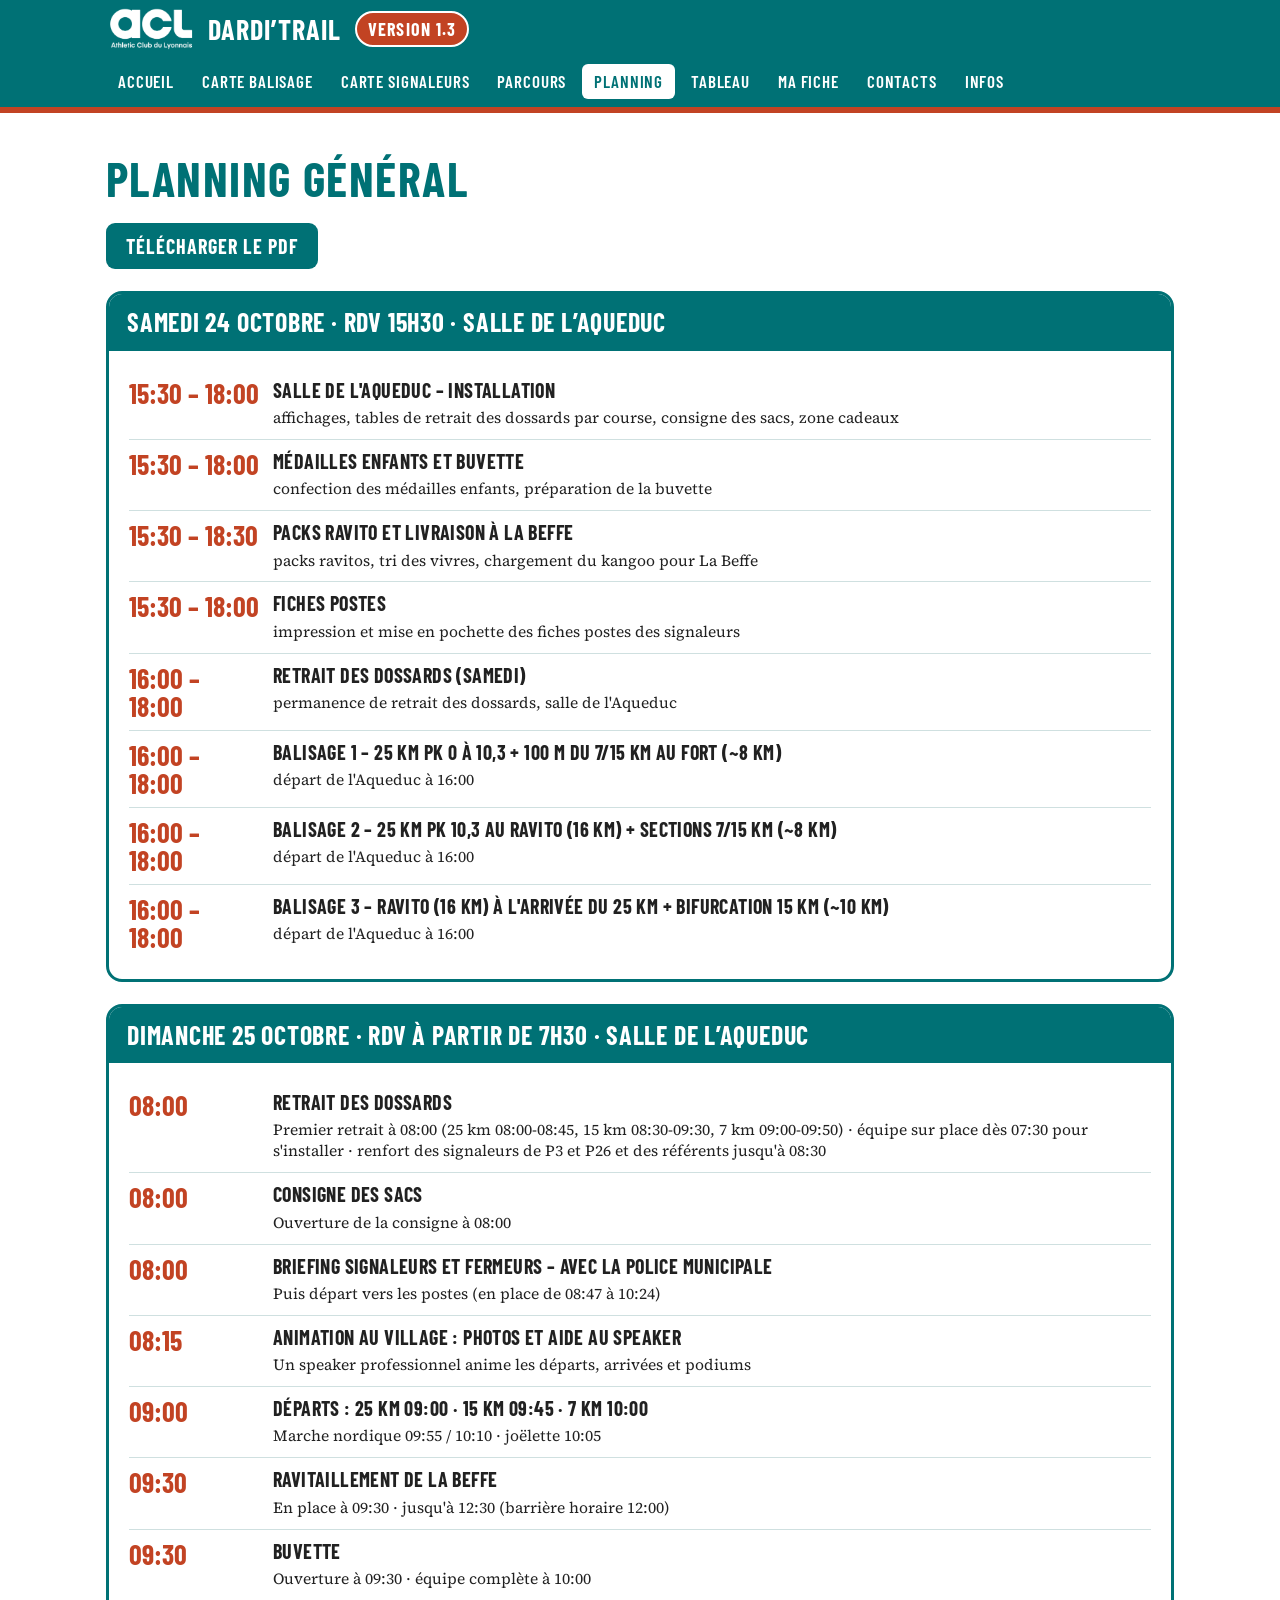
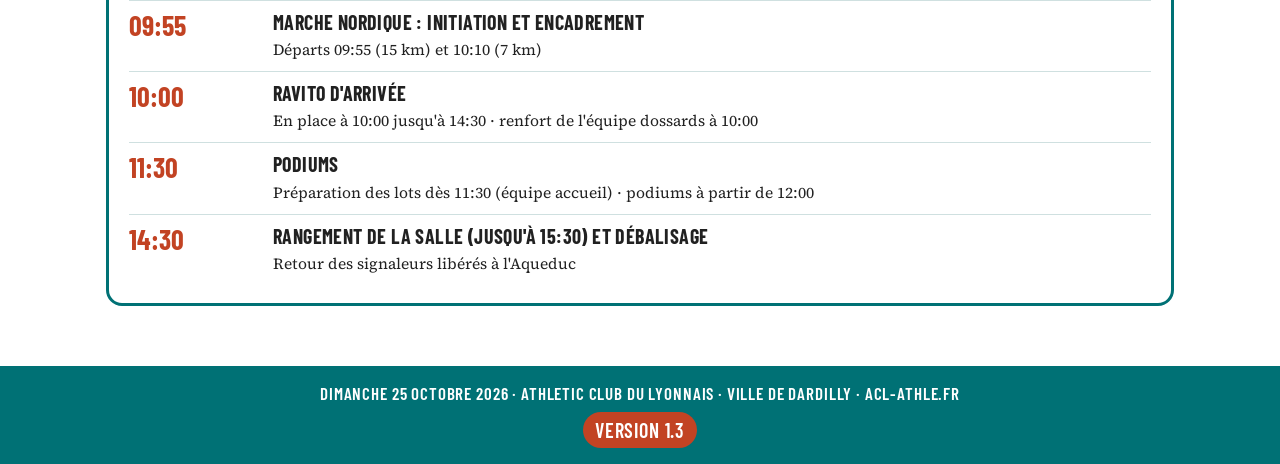
<file: planning.html>
<!doctype html><html lang="fr"><head><meta charset="utf-8"><meta name="viewport" content="width=device-width,initial-scale=1">
<title>Planning général · Dardi’Trail 2026</title><meta name="description" content="Espace bénévoles du Dardi'Trail, dimanche 25 octobre 2026 à Dardilly : cartes, planning et fiches personnelles.">
<link rel="preload" href="assets/fonts/barlow-condensed-latin-700-normal.woff2" as="font" type="font/woff2" crossorigin>
<link rel="stylesheet" href="assets/style.css"></head><body>
<header class="top"><div class="in"><img class="acl" src="assets/acl-logo-blanc.png" alt="Athletic Club du Lyonnais"><a class="brand" href="index.html">DARDI’TRAIL</a><span class="ver">Version 1.3</span><nav class="menu" aria-label="Menu principal"><a href="index.html">Accueil</a><a href="20261025_carte_balisage_darditrail.html" target=_blank rel=noopener>Carte balisage</a><a href="20261025_carte_postes_signaleurs_darditrail.html" target=_blank rel=noopener>Carte signaleurs</a><a href="parcours.html">Parcours</a><a href="planning.html" aria-current=page>Planning</a><a href="tableau_benevoles.html">Tableau</a><a href="fiches_benevoles.html">Ma fiche</a><a href="contacts.html">Contacts</a><a href="infos.html">Infos</a></nav></div></header>
<main class="wrap"><h1 class="bc" style="font-size:48px;color:var(--teal)">Planning général</h1>
<p class="noprint" style="margin:8px 0 22px"><a class="btn alt" href="documents/ACL_DardiTrail_Recap_horaires_missions.pdf" download>Télécharger le PDF</a></p>
<section class="card"><h2>Samedi 24 octobre · RDV 15h30 · salle de l’Aqueduc</h2><div class="b"><div class="tl"><div class="t">15:30 – 18:00</div><div><b>Salle de l&#x27;Aqueduc – installation</b><p>affichages, tables de retrait des dossards par course, consigne des sacs, zone cadeaux</p></div></div><div class="tl"><div class="t">15:30 – 18:00</div><div><b>Médailles enfants et buvette</b><p>confection des médailles enfants, préparation de la buvette</p></div></div><div class="tl"><div class="t">15:30 – 18:30</div><div><b>Packs ravito et livraison à La Beffe</b><p>packs ravitos, tri des vivres, chargement du kangoo pour La Beffe</p></div></div><div class="tl"><div class="t">15:30 – 18:00</div><div><b>Fiches postes</b><p>impression et mise en pochette des fiches postes des signaleurs</p></div></div><div class="tl"><div class="t">16:00 – 18:00</div><div><b>Retrait des dossards (samedi)</b><p>permanence de retrait des dossards, salle de l&#x27;Aqueduc</p></div></div><div class="tl"><div class="t">16:00 – 18:00</div><div><b>Balisage 1 – 25 km PK 0 à 10,3 + 100 m du 7/15 km au fort (~8 km)</b><p>départ de l&#x27;Aqueduc à 16:00</p></div></div><div class="tl"><div class="t">16:00 – 18:00</div><div><b>Balisage 2 – 25 km PK 10,3 au ravito (16 km) + sections 7/15 km (~8 km)</b><p>départ de l&#x27;Aqueduc à 16:00</p></div></div><div class="tl"><div class="t">16:00 – 18:00</div><div><b>Balisage 3 – ravito (16 km) à l&#x27;arrivée du 25 km + bifurcation 15 km (~10 km)</b><p>départ de l&#x27;Aqueduc à 16:00</p></div></div></div></section>
<section class="card" style="margin-top:22px"><h2>Dimanche 25 octobre · RDV à partir de 7h30 · salle de l’Aqueduc</h2><div class="b"><div class="tl"><div class="t">08:00</div><div><b>Retrait des dossards</b><p>Premier retrait à 08:00 (25 km 08:00-08:45, 15 km 08:30-09:30, 7 km 09:00-09:50) · équipe sur place dès 07:30 pour s&#x27;installer · renfort des signaleurs de P3 et P26 et des référents jusqu&#x27;à 08:30</p></div></div><div class="tl"><div class="t">08:00</div><div><b>Consigne des sacs</b><p>Ouverture de la consigne à 08:00</p></div></div><div class="tl"><div class="t">08:00</div><div><b>Briefing signaleurs et fermeurs – avec la police municipale</b><p>Puis départ vers les postes (en place de 08:47 à 10:24)</p></div></div><div class="tl"><div class="t">08:15</div><div><b>Animation au village : photos et aide au speaker</b><p>Un speaker professionnel anime les départs, arrivées et podiums</p></div></div><div class="tl"><div class="t">09:00</div><div><b>DÉPARTS : 25 km 09:00 · 15 km 09:45 · 7 km 10:00</b><p>Marche nordique 09:55 / 10:10 · joëlette 10:05</p></div></div><div class="tl"><div class="t">09:30</div><div><b>Ravitaillement de La Beffe</b><p>En place à 09:30 · jusqu&#x27;à 12:30 (barrière horaire 12:00)</p></div></div><div class="tl"><div class="t">09:30</div><div><b>Buvette</b><p>Ouverture à 09:30 · équipe complète à 10:00</p></div></div><div class="tl"><div class="t">09:55</div><div><b>Marche nordique : initiation et encadrement</b><p>Départs 09:55 (15 km) et 10:10 (7 km)</p></div></div><div class="tl"><div class="t">10:00</div><div><b>Ravito d&#x27;arrivée</b><p>En place à 10:00 jusqu&#x27;à 14:30 · renfort de l&#x27;équipe dossards à 10:00</p></div></div><div class="tl"><div class="t">11:30</div><div><b>Podiums</b><p>Préparation des lots dès 11:30 (équipe accueil) · podiums à partir de 12:00</p></div></div><div class="tl"><div class="t">14:30</div><div><b>Rangement de la salle (jusqu&#x27;à 15:30) et débalisage</b><p>Retour des signaleurs libérés à l&#x27;Aqueduc</p></div></div></div></section>
</main>
<footer class="foot">Dimanche 25 octobre 2026 · Athletic Club du Lyonnais · Ville de Dardilly · acl-athle.fr<br><span class="verf">Version 1.3</span></footer></body></html>
</file>
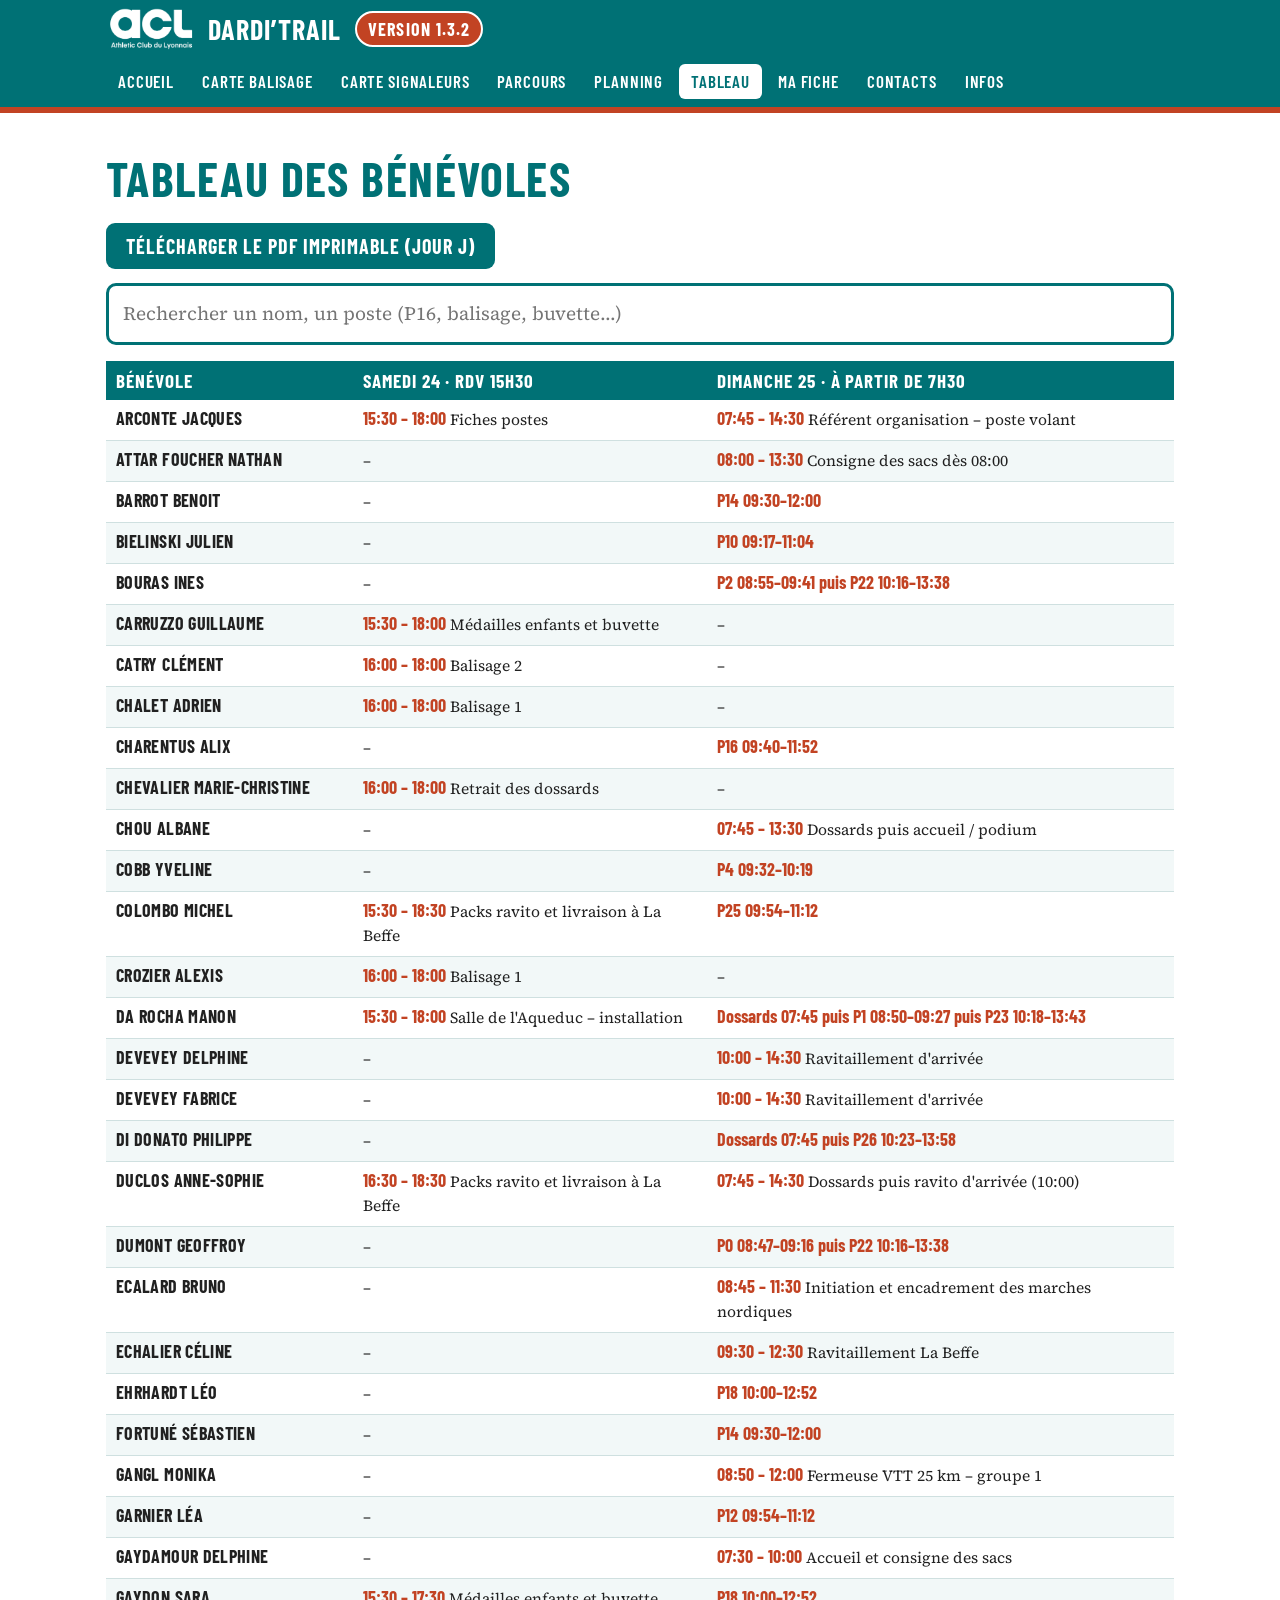
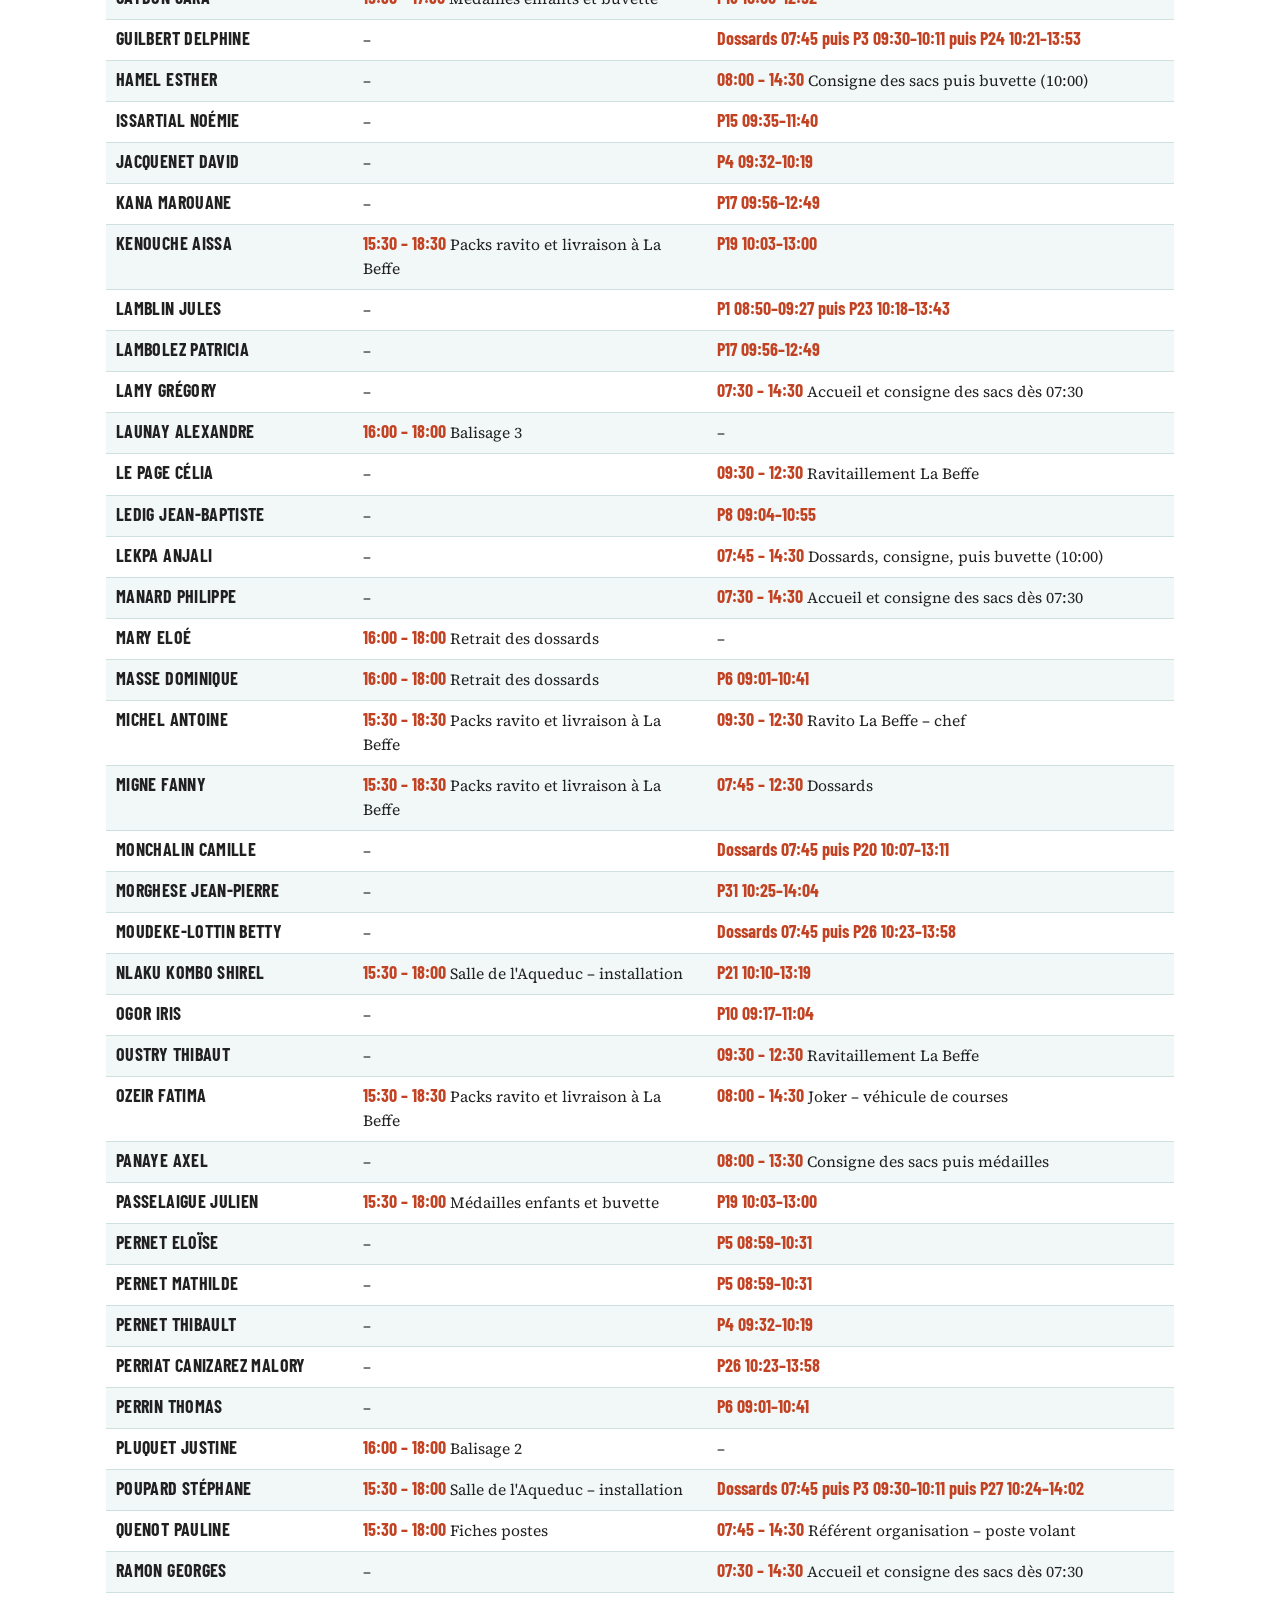
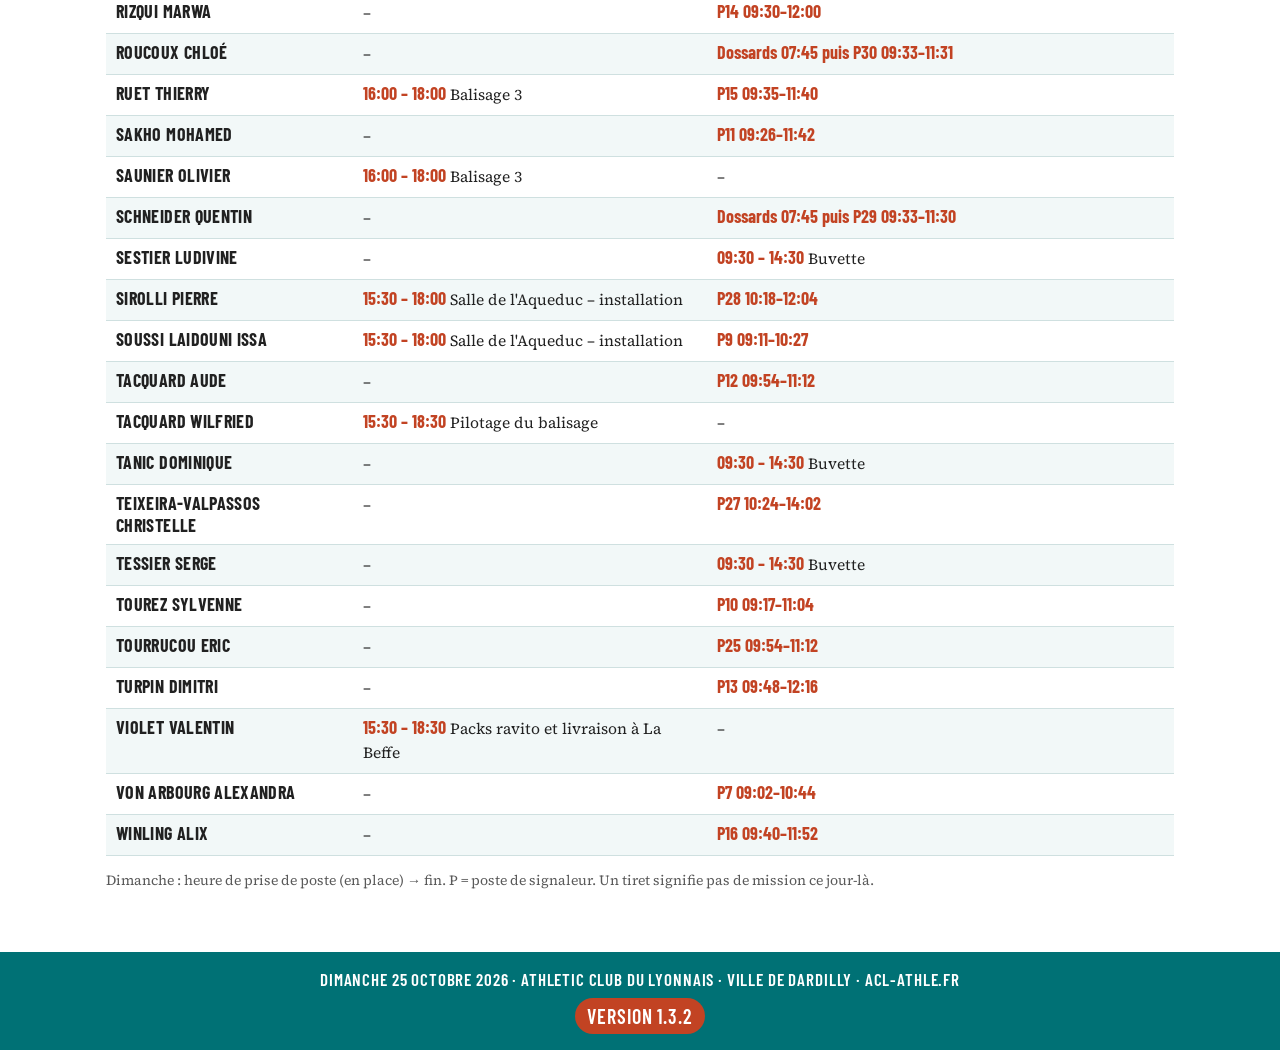
<file: tableau_benevoles.html>
<!doctype html><html lang="fr"><head><meta charset="utf-8"><meta name="viewport" content="width=device-width,initial-scale=1">
<title>Tableau des bénévoles · Dardi’Trail 2026</title><meta name="description" content="Espace bénévoles du Dardi'Trail, dimanche 25 octobre 2026 à Dardilly : cartes, planning et fiches personnelles.">
<link rel="preload" href="assets/fonts/barlow-condensed-latin-700-normal.woff2" as="font" type="font/woff2" crossorigin>
<link rel="stylesheet" href="assets/style.css"></head><body>
<header class="top"><div class="in"><img class="acl" src="assets/acl-logo-blanc.png" alt="Athletic Club du Lyonnais"><a class="brand" href="index.html">DARDI’TRAIL</a><span class="ver">Version 1.3.2</span><nav class="menu" aria-label="Menu principal"><a href="index.html">Accueil</a><a href="20261025_carte_balisage_darditrail.html" target=_blank rel=noopener>Carte balisage</a><a href="20261025_carte_postes_signaleurs_darditrail.html" target=_blank rel=noopener>Carte signaleurs</a><a href="parcours.html">Parcours</a><a href="planning.html">Planning</a><a href="tableau_benevoles.html" aria-current=page>Tableau</a><a href="fiches_benevoles.html">Ma fiche</a><a href="contacts.html">Contacts</a><a href="infos.html">Infos</a></nav></div></header>
<main class="wrap"><h1 class="bc" style="font-size:48px;color:var(--teal)">Tableau des bénévoles</h1>
<p class="noprint" style="margin:8px 0 14px"><a class="btn alt" href="documents/ACL_DardiTrail_Tableau_benevoles.pdf" download>Télécharger le PDF imprimable (jour J)</a></p>
<input class="search noprint" id="q" type="search" placeholder="Rechercher un nom, un poste (P16, balisage, buvette…)" aria-label="Rechercher" style="margin-bottom:16px">
<table class="t" id="tb"><thead><tr><th>Bénévole</th><th>Samedi 24 · RDV 15h30</th><th>Dimanche 25 · à partir de 7h30</th></tr></thead><tbody><tr><td class="n">ARCONTE Jacques</td><td><b>15:30 – 18:00</b> Fiches postes</td><td><b>07:45 – 14:30</b> Référent organisation – poste volant</td></tr><tr><td class="n">ATTAR FOUCHER Nathan</td><td>–</td><td><b>08:00 – 13:30</b> Consigne des sacs dès 08:00</td></tr><tr><td class="n">BARROT Benoit</td><td>–</td><td><b>P14 09:30–12:00</b></td></tr><tr><td class="n">BIELINSKI Julien</td><td>–</td><td><b>P10 09:17–11:04</b></td></tr><tr><td class="n">BOURAS Ines</td><td>–</td><td><b>P2 08:55–09:41 puis P22 10:16–13:38</b></td></tr><tr><td class="n">CARRUZZO Guillaume</td><td><b>15:30 – 18:00</b> Médailles enfants et buvette</td><td>–</td></tr><tr><td class="n">CATRY Clément</td><td><b>16:00 – 18:00</b> Balisage 2</td><td>–</td></tr><tr><td class="n">CHALET Adrien</td><td><b>16:00 – 18:00</b> Balisage 1</td><td>–</td></tr><tr><td class="n">CHARENTUS Alix</td><td>–</td><td><b>P16 09:40–11:52</b></td></tr><tr><td class="n">CHEVALIER Marie-Christine</td><td><b>16:00 – 18:00</b> Retrait des dossards</td><td>–</td></tr><tr><td class="n">CHOU Albane</td><td>–</td><td><b>07:45 – 13:30</b> Dossards puis accueil / podium</td></tr><tr><td class="n">COBB Yveline</td><td>–</td><td><b>P4 09:32–10:19</b></td></tr><tr><td class="n">COLOMBO Michel</td><td><b>15:30 – 18:30</b> Packs ravito et livraison à La Beffe</td><td><b>P25 09:54–11:12</b></td></tr><tr><td class="n">CROZIER Alexis</td><td><b>16:00 – 18:00</b> Balisage 1</td><td>–</td></tr><tr><td class="n">DA ROCHA Manon</td><td><b>15:30 – 18:00</b> Salle de l&#x27;Aqueduc – installation</td><td><b>Dossards 07:45 puis P1 08:50–09:27 puis P23 10:18–13:43</b></td></tr><tr><td class="n">DEVEVEY Delphine</td><td>–</td><td><b>10:00 – 14:30</b> Ravitaillement d&#x27;arrivée</td></tr><tr><td class="n">DEVEVEY Fabrice</td><td>–</td><td><b>10:00 – 14:30</b> Ravitaillement d&#x27;arrivée</td></tr><tr><td class="n">DI DONATO Philippe</td><td>–</td><td><b>Dossards 07:45 puis P26 10:23–13:58</b></td></tr><tr><td class="n">DUCLOS Anne-Sophie</td><td><b>16:30 – 18:30</b> Packs ravito et livraison à La Beffe</td><td><b>07:45 – 14:30</b> Dossards puis ravito d&#x27;arrivée (10:00)</td></tr><tr><td class="n">DUMONT Geoffroy</td><td>–</td><td><b>P0 08:47–09:16 puis P22 10:16–13:38</b></td></tr><tr><td class="n">ECALARD Bruno</td><td>–</td><td><b>08:45 – 11:30</b> Initiation et encadrement des marches nordiques</td></tr><tr><td class="n">ECHALIER Céline</td><td>–</td><td><b>09:30 – 12:30</b> Ravitaillement La Beffe</td></tr><tr><td class="n">EHRHARDT Léo</td><td>–</td><td><b>P18 10:00–12:52</b></td></tr><tr><td class="n">FORTUNÉ Sébastien</td><td>–</td><td><b>P14 09:30–12:00</b></td></tr><tr><td class="n">GANGL Monika</td><td>–</td><td><b>08:50 – 12:00</b> Fermeuse VTT 25 km – groupe 1</td></tr><tr><td class="n">GARNIER Léa</td><td>–</td><td><b>P12 09:54–11:12</b></td></tr><tr><td class="n">GAYDAMOUR Delphine</td><td>–</td><td><b>07:30 – 10:00</b> Accueil et consigne des sacs</td></tr><tr><td class="n">GAYDON Sara</td><td><b>15:30 – 17:30</b> Médailles enfants et buvette</td><td><b>P18 10:00–12:52</b></td></tr><tr><td class="n">GUILBERT Delphine</td><td>–</td><td><b>Dossards 07:45 puis P3 09:30–10:11 puis P24 10:21–13:53</b></td></tr><tr><td class="n">HAMEL Esther</td><td>–</td><td><b>08:00 – 14:30</b> Consigne des sacs puis buvette (10:00)</td></tr><tr><td class="n">ISSARTIAL Noémie</td><td>–</td><td><b>P15 09:35–11:40</b></td></tr><tr><td class="n">JACQUENET David</td><td>–</td><td><b>P4 09:32–10:19</b></td></tr><tr><td class="n">KANA Marouane</td><td>–</td><td><b>P17 09:56–12:49</b></td></tr><tr><td class="n">KENOUCHE Aissa</td><td><b>15:30 – 18:30</b> Packs ravito et livraison à La Beffe</td><td><b>P19 10:03–13:00</b></td></tr><tr><td class="n">LAMBLIN Jules</td><td>–</td><td><b>P1 08:50–09:27 puis P23 10:18–13:43</b></td></tr><tr><td class="n">LAMBOLEZ Patricia</td><td>–</td><td><b>P17 09:56–12:49</b></td></tr><tr><td class="n">LAMY Grégory</td><td>–</td><td><b>07:30 – 14:30</b> Accueil et consigne des sacs dès 07:30</td></tr><tr><td class="n">LAUNAY Alexandre</td><td><b>16:00 – 18:00</b> Balisage 3</td><td>–</td></tr><tr><td class="n">LE PAGE Célia</td><td>–</td><td><b>09:30 – 12:30</b> Ravitaillement La Beffe</td></tr><tr><td class="n">LEDIG Jean-Baptiste</td><td>–</td><td><b>P8 09:04–10:55</b></td></tr><tr><td class="n">LEKPA Anjali</td><td>–</td><td><b>07:45 – 14:30</b> Dossards, consigne, puis buvette (10:00)</td></tr><tr><td class="n">MANARD Philippe</td><td>–</td><td><b>07:30 – 14:30</b> Accueil et consigne des sacs dès 07:30</td></tr><tr><td class="n">MARY Eloé</td><td><b>16:00 – 18:00</b> Retrait des dossards</td><td>–</td></tr><tr><td class="n">MASSE Dominique</td><td><b>16:00 – 18:00</b> Retrait des dossards</td><td><b>P6 09:01–10:41</b></td></tr><tr><td class="n">MICHEL Antoine</td><td><b>15:30 – 18:30</b> Packs ravito et livraison à La Beffe</td><td><b>09:30 – 12:30</b> Ravito La Beffe – chef</td></tr><tr><td class="n">MIGNE Fanny</td><td><b>15:30 – 18:30</b> Packs ravito et livraison à La Beffe</td><td><b>07:45 – 12:30</b> Dossards</td></tr><tr><td class="n">MONCHALIN Camille</td><td>–</td><td><b>Dossards 07:45 puis P20 10:07–13:11</b></td></tr><tr><td class="n">MORGHESE Jean-Pierre</td><td>–</td><td><b>P31 10:25–14:04</b></td></tr><tr><td class="n">MOUDEKE-LOTTIN Betty</td><td>–</td><td><b>Dossards 07:45 puis P26 10:23–13:58</b></td></tr><tr><td class="n">NLAKU KOMBO Shirel</td><td><b>15:30 – 18:00</b> Salle de l&#x27;Aqueduc – installation</td><td><b>P21 10:10–13:19</b></td></tr><tr><td class="n">OGOR Iris</td><td>–</td><td><b>P10 09:17–11:04</b></td></tr><tr><td class="n">OUSTRY Thibaut</td><td>–</td><td><b>09:30 – 12:30</b> Ravitaillement La Beffe</td></tr><tr><td class="n">OZEIR Fatima</td><td><b>15:30 – 18:30</b> Packs ravito et livraison à La Beffe</td><td><b>08:00 – 14:30</b> Joker – véhicule de courses</td></tr><tr><td class="n">PANAYE Axel</td><td>–</td><td><b>08:00 – 13:30</b> Consigne des sacs puis médailles</td></tr><tr><td class="n">PASSELAIGUE Julien</td><td><b>15:30 – 18:00</b> Médailles enfants et buvette</td><td><b>P19 10:03–13:00</b></td></tr><tr><td class="n">PERNET Eloïse</td><td>–</td><td><b>P5 08:59–10:31</b></td></tr><tr><td class="n">PERNET Mathilde</td><td>–</td><td><b>P5 08:59–10:31</b></td></tr><tr><td class="n">PERNET Thibault</td><td>–</td><td><b>P4 09:32–10:19</b></td></tr><tr><td class="n">PERRIAT CANIZAREZ Malory</td><td>–</td><td><b>P26 10:23–13:58</b></td></tr><tr><td class="n">PERRIN Thomas</td><td>–</td><td><b>P6 09:01–10:41</b></td></tr><tr><td class="n">PLUQUET Justine</td><td><b>16:00 – 18:00</b> Balisage 2</td><td>–</td></tr><tr><td class="n">POUPARD Stéphane</td><td><b>15:30 – 18:00</b> Salle de l&#x27;Aqueduc – installation</td><td><b>Dossards 07:45 puis P3 09:30–10:11 puis P27 10:24–14:02</b></td></tr><tr><td class="n">QUENOT Pauline</td><td><b>15:30 – 18:00</b> Fiches postes</td><td><b>07:45 – 14:30</b> Référent organisation – poste volant</td></tr><tr><td class="n">RAMON Georges</td><td>–</td><td><b>07:30 – 14:30</b> Accueil et consigne des sacs dès 07:30</td></tr><tr><td class="n">RIZQUI Marwa</td><td>–</td><td><b>P14 09:30–12:00</b></td></tr><tr><td class="n">ROUCOUX Chloé</td><td>–</td><td><b>Dossards 07:45 puis P30 09:33–11:31</b></td></tr><tr><td class="n">RUET Thierry</td><td><b>16:00 – 18:00</b> Balisage 3</td><td><b>P15 09:35–11:40</b></td></tr><tr><td class="n">SAKHO Mohamed</td><td>–</td><td><b>P11 09:26–11:42</b></td></tr><tr><td class="n">SAUNIER Olivier</td><td><b>16:00 – 18:00</b> Balisage 3</td><td>–</td></tr><tr><td class="n">SCHNEIDER Quentin</td><td>–</td><td><b>Dossards 07:45 puis P29 09:33–11:30</b></td></tr><tr><td class="n">SESTIER Ludivine</td><td>–</td><td><b>09:30 – 14:30</b> Buvette</td></tr><tr><td class="n">SIROLLI Pierre</td><td><b>15:30 – 18:00</b> Salle de l&#x27;Aqueduc – installation</td><td><b>P28 10:18–12:04</b></td></tr><tr><td class="n">SOUSSI LAIDOUNI Issa</td><td><b>15:30 – 18:00</b> Salle de l&#x27;Aqueduc – installation</td><td><b>P9 09:11–10:27</b></td></tr><tr><td class="n">TACQUARD Aude</td><td>–</td><td><b>P12 09:54–11:12</b></td></tr><tr><td class="n">TACQUARD Wilfried</td><td><b>15:30 – 18:30</b> Pilotage du balisage</td><td>–</td></tr><tr><td class="n">TANIC Dominique</td><td>–</td><td><b>09:30 – 14:30</b> Buvette</td></tr><tr><td class="n">TEIXEIRA-VALPASSOS Christelle</td><td>–</td><td><b>P27 10:24–14:02</b></td></tr><tr><td class="n">TESSIER Serge</td><td>–</td><td><b>09:30 – 14:30</b> Buvette</td></tr><tr><td class="n">TOUREZ Sylvenne</td><td>–</td><td><b>P10 09:17–11:04</b></td></tr><tr><td class="n">TOURRUCOU Eric</td><td>–</td><td><b>P25 09:54–11:12</b></td></tr><tr><td class="n">TURPIN Dimitri</td><td>–</td><td><b>P13 09:48–12:16</b></td></tr><tr><td class="n">VIOLET Valentin</td><td><b>15:30 – 18:30</b> Packs ravito et livraison à La Beffe</td><td>–</td></tr><tr><td class="n">VON ARBOURG Alexandra</td><td>–</td><td><b>P7 09:02–10:44</b></td></tr><tr><td class="n">WINLING Alix</td><td>–</td><td><b>P16 09:40–11:52</b></td></tr></tbody></table>
<p class="note">Dimanche : heure de prise de poste (en place) → fin. P = poste de signaleur. Un tiret signifie pas de mission ce jour-là.</p></main>
<footer class="foot">Dimanche 25 octobre 2026 · Athletic Club du Lyonnais · Ville de Dardilly · acl-athle.fr<br><span class="verf">Version 1.3.2</span></footer><script>const q=document.getElementById("q"),rs=[...document.querySelectorAll("#tb tbody tr")];const f=s=>s.normalize("NFD").replace(/[\u0300-\u036f]/g,"").toLowerCase();
q.addEventListener("input",()=>{const v=f(q.value.trim());rs.forEach(r=>r.style.display=f(r.textContent).includes(v)?"":"none")})</script></body></html>
</file>
<file: assets/style.css>
@font-face{font-family:BC;font-weight:600;src:url(fonts/barlow-condensed-latin-600-normal.woff2) format('woff2');font-display:swap}
@font-face{font-family:BC;font-weight:700;src:url(fonts/barlow-condensed-latin-700-normal.woff2) format('woff2');font-display:swap}
@font-face{font-family:SS;font-weight:400;src:url(fonts/source-serif-4-latin-400-normal.woff2) format('woff2');font-display:swap}
@font-face{font-family:SS;font-weight:600;src:url(fonts/source-serif-4-latin-600-normal.woff2) format('woff2');font-display:swap}
:root{--teal:#007175;--teal2:#007377;--orange:#C24323;--ink:#212121;--soft:#EAF3F3;--line:#cfe0e0}
*{box-sizing:border-box;margin:0;padding:0}
html{scroll-behavior:smooth}
body{font-family:SS,Georgia,serif;color:var(--ink);background:#fff;font-size:17px;line-height:1.55}
a{color:var(--teal)}
h1,h2,h3,.bc{font-family:BC,'Arial Narrow',sans-serif;text-transform:uppercase;letter-spacing:.03em}
.top{background:var(--teal);border-bottom:6px solid var(--orange);position:sticky;top:0;z-index:50}
.top .in{max-width:1100px;margin:auto;display:flex;align-items:center;gap:14px;padding:8px 16px;flex-wrap:wrap}
.top img.acl{height:42px}
.brand{color:#fff;font:700 28px/1 BC;letter-spacing:.04em;text-decoration:none}.ver{background:var(--orange);color:#fff;font:700 18px/1 BC;text-transform:uppercase;letter-spacing:.06em;padding:7px 11px;border-radius:999px;border:2px solid #fff;margin-right:auto;white-space:nowrap}.verf{display:inline-block;margin-top:6px;background:var(--orange);padding:4px 12px;border-radius:999px;font-size:20px}
.menu{display:flex;gap:4px;flex-wrap:wrap}
.menu a{color:#fff;text-decoration:none;font:600 17px/1 BC;text-transform:uppercase;letter-spacing:.05em;padding:9px 12px;border-radius:6px}
.menu a:hover,.menu a[aria-current=page]{background:#fff;color:var(--teal)}
.wrap{max-width:1100px;margin:auto;padding:28px 16px 60px}
.hero{background:var(--teal);color:#fff;text-align:center;padding:44px 16px 40px;border-bottom:6px solid var(--orange)}
.hero .logos{display:flex;justify-content:center;align-items:center;gap:28px;flex-wrap:wrap;margin-bottom:18px}
.hero .logos img.acl{height:78px}
.badge{background:#fff;border-radius:14px;padding:10px 16px;display:flex}.badge img{height:52px}
.hero h1{font-size:clamp(54px,11vw,110px);line-height:.95;letter-spacing:.02em}
.hero p.sub{font:600 clamp(20px,3.4vw,30px)/1.2 BC;text-transform:uppercase;letter-spacing:.06em;margin-top:10px}
.card{border:3px solid var(--teal);border-radius:16px;overflow:hidden;background:#fff}
.card>h2{background:var(--teal);color:#fff;font-size:26px;padding:8px 18px}
.card .b{padding:18px 20px}
.top2{display:grid;grid-template-columns:minmax(0,1.7fr) minmax(0,1fr);gap:22px;align-items:start}.top2 .card{margin:0}.side{display:grid;gap:22px;align-content:start}.side .card{margin:0}.card.photos>h2,.card.covoit>h2{background:var(--orange);display:flex;align-items:center;gap:10px}.card.photos>h2 .ico,.card.covoit>h2 .ico{width:30px;height:30px;flex:none;background:#fff;border-radius:50%;padding:4px}.card.covoit>h2{background:var(--teal)}.card.covoit>h2 .ico{background:transparent;padding:0;border-radius:0}@media(max-width:860px){.top2{grid-template-columns:minmax(0,1fr)}}
.welcome p{margin-bottom:12px}
.sign{font-weight:600;color:var(--teal)}
.tiles{display:grid;grid-template-columns:repeat(auto-fit,minmax(300px,1fr));gap:18px;margin-top:26px}
.tile{display:block;text-decoration:none;color:var(--ink);border:3px solid var(--teal);border-radius:16px;padding:20px;background:var(--soft);transition:.15s}
.tile:hover{transform:translateY(-3px);box-shadow:0 8px 18px #0003}
.tile.map{border-color:var(--orange);background:#fff}
.tile .ico{font-size:34px;line-height:1}
.tile h3{font-size:30px;color:var(--teal);margin:6px 0 2px}.tile.map h3{color:var(--orange)}
.tile p{font-size:16px}
.pills{display:flex;gap:8px;flex-wrap:wrap;margin:14px 0 4px}.pills a{font:700 20px/1 BC;text-transform:uppercase;letter-spacing:.05em;text-decoration:none;color:var(--teal);border:3px solid var(--teal);border-radius:999px;padding:9px 16px;background:#fff}.pills a:hover{background:var(--teal);color:#fff}
.stats{display:grid;grid-template-columns:repeat(auto-fit,minmax(150px,1fr));gap:10px;margin:0 0 16px}.stats div{background:var(--soft);border-radius:10px;padding:10px 12px}.stats b{display:block;font:700 28px/1 BC;color:var(--orange)}.stats span{font:600 15px/1.2 BC;text-transform:uppercase;letter-spacing:.04em;color:var(--teal)}
.tw{overflow-x:auto}table.t.p th{position:static;text-align:center}table.t.p td{text-align:center}table.t.p td.l{text-align:left}table.t.p td.o{color:#595959}table.t.p tr.hl td{background:#FFF3EC;font-weight:700}
.bh{display:inline-block;background:#B01E1E;color:#fff;font:700 16px/1 BC;letter-spacing:.05em;padding:4px 8px;border-radius:5px}
.ct{display:grid;grid-template-columns:repeat(auto-fit,minmax(300px,1fr));gap:16px;margin-top:20px}.ct .c{border:3px solid var(--teal);border-radius:14px;padding:16px 18px;background:#fff}.ct .c h3{font:700 27px/1.1 BC;color:var(--teal);text-transform:uppercase}.ct .c p{font-size:15.5px;margin-top:3px}.ct .c a.tel{display:inline-block;margin-top:10px;background:var(--orange);color:#fff;text-decoration:none;font:700 24px/1 BC;letter-spacing:.05em;padding:11px 16px;border-radius:9px}
.wab{display:inline-flex;align-items:center;gap:10px;background:#1FA855;color:#fff;text-decoration:none;font:700 24px/1 BC;text-transform:uppercase;letter-spacing:.05em;padding:15px 22px;border-radius:12px}
.cp{font:600 15px system-ui;cursor:pointer;border:2px solid var(--teal);background:#fff;color:var(--teal);border-radius:7px;padding:5px 9px;margin-left:6px}
.tile.gpx{border-color:var(--orange);background:#fff}.tile.gpx h3{color:var(--orange)}
.gpxl{display:grid;grid-template-columns:repeat(2,1fr);gap:10px;margin-top:12px}.gpxl .btn{text-align:center;padding:12px 8px}
.chg{margin:10px 0 0 18px}.chg li{margin:5px 0;font-size:16.5px;line-height:1.35}.vtag{display:inline-block;background:var(--orange);color:#fff;font:700 18px/1 BC;letter-spacing:.05em;padding:5px 10px;border-radius:6px;margin-left:8px;vertical-align:middle}
.card h3.sub3{font:700 21px/1.2 BC;text-transform:uppercase;letter-spacing:.03em;color:var(--teal);margin:16px 0 0}
.tile .go{display:inline-block;margin-top:10px;background:var(--teal);color:#fff;font:700 18px/1 BC;text-transform:uppercase;letter-spacing:.05em;padding:10px 16px;border-radius:8px}
.tile.map .go{background:var(--orange)}
.key{display:grid;grid-template-columns:repeat(auto-fit,minmax(250px,1fr));gap:14px;margin-top:26px}
.key>div{border-left:8px solid var(--orange);background:var(--soft);padding:14px 16px;border-radius:0 12px 12px 0}
.ptt{display:flex;gap:14px;flex-wrap:wrap;margin-top:18px}.ptt .tot{background:var(--teal);color:#fff;border-radius:14px;padding:14px 22px;display:flex;align-items:baseline;gap:12px;flex-wrap:wrap}.ptt .tot b{font:700 64px/1 BC}.ptt .tot span{font:700 24px/1.1 BC;text-transform:uppercase;letter-spacing:.04em}.ptt .tot.enf{background:var(--orange)}
.pt{display:grid;grid-template-columns:repeat(auto-fit,minmax(230px,1fr));gap:14px;margin-top:14px}.pt>div{border:3px solid var(--teal);border-radius:14px;padding:12px 16px;background:var(--soft)}.pt .nm{display:block;font:700 22px/1.1 BC;text-transform:uppercase;color:var(--teal);letter-spacing:.03em;min-height:2.2em}.pt b.n{display:block;font:700 56px/1 BC;color:var(--orange);margin-top:4px}.pt small{display:block;font-size:15px;color:#595959}
.wa .waq{display:flex;align-items:center;gap:14px;margin-top:10px;flex-wrap:wrap}.wa img{border-radius:10px;border:2px solid var(--teal);background:#fff}.key b{display:block;font:700 26px/1.1 BC;color:var(--teal);text-transform:uppercase}
h2.sec{font-size:34px;color:var(--teal);margin:34px 0 4px}
.foot{background:var(--teal);color:#fff;text-align:center;font:600 17px/1.4 BC;text-transform:uppercase;letter-spacing:.05em;padding:16px}
.btn{display:inline-block;background:var(--orange);color:#fff;text-decoration:none;font:700 20px/1 BC;text-transform:uppercase;letter-spacing:.05em;padding:13px 20px;border-radius:9px;border:0;cursor:pointer}
.btn.alt{background:var(--teal)}
.tl{display:flex;gap:14px;padding:10px 0;border-top:1px solid var(--line)}.tl:first-of-type{border-top:0}
.tl .t{font:700 28px/1 BC;color:var(--orange);width:130px;flex:none}
.tl b{font:700 20px/1.15 BC;text-transform:uppercase;letter-spacing:.02em}
.tl p{font-size:15.5px;line-height:1.35;margin-top:3px}
.tag{display:inline-block;background:var(--soft);color:var(--teal);font:700 14px/1 BC;text-transform:uppercase;padding:3px 7px;border-radius:5px;margin-left:6px}
.tag.red{background:#B01E1E;color:#fff}
table.t{width:100%;border-collapse:collapse;font-size:15.5px}
table.t th{background:var(--teal);color:#fff;font:700 19px/1 BC;text-transform:uppercase;letter-spacing:.05em;text-align:left;padding:10px;position:sticky;top:62px}
table.t td{padding:8px 10px;border-bottom:1px solid var(--line);vertical-align:top}
table.t tr:nth-child(even) td{background:#F2F8F8}
table.t td.n{font:700 18px/1.2 BC;text-transform:uppercase;letter-spacing:.02em}
table.t td b{font:700 18px/1.2 BC;color:var(--orange)}
input.search,select.sel{width:100%;font:inherit;font-size:19px;padding:13px 14px;border:3px solid var(--teal);border-radius:10px;background:#fff}
.pcards{display:grid;grid-template-columns:repeat(auto-fit,minmax(300px,1fr));gap:16px;margin-top:20px}
.pc{border:3px solid var(--ink);border-radius:14px;overflow:hidden;background:#fff}
.pc img{width:100%;display:block;aspect-ratio:1000/514;object-fit:cover}
.pc .b{padding:12px 14px}
.pc .h{display:flex;gap:10px;align-items:center;margin-bottom:6px}
.pn{background:var(--orange);color:#fff;font:700 24px/1 BC;padding:5px 10px;border-radius:7px}
.ir{display:flex;gap:10px;font-size:15.5px;margin-top:4px}.ir span{font:700 16px/1.3 BC;text-transform:uppercase;color:var(--teal);width:92px;flex:none}
.res{list-style:none;margin-top:6px;border:0}.res li{margin-top:6px}.res button{width:100%;text-align:left;font:700 21px/1.2 BC;text-transform:uppercase;letter-spacing:.03em;background:var(--soft);color:var(--teal);border:2px solid var(--teal);border-radius:10px;padding:13px 14px;cursor:pointer}.res button:hover,.res button:focus{background:var(--teal);color:#fff}.res .none{color:#595959;font-style:italic;padding:8px 2px}
.note{color:#595959;font-size:14px;margin-top:14px}
@media(max-width:640px){.top .in{justify-content:center}.brand{margin:0 auto 0 0}.tl .t{width:92px;font-size:23px}table.t{font-size:14px}table.t th{position:static}}
@media print{.top,.foot,.noprint{display:none}}
</file>
